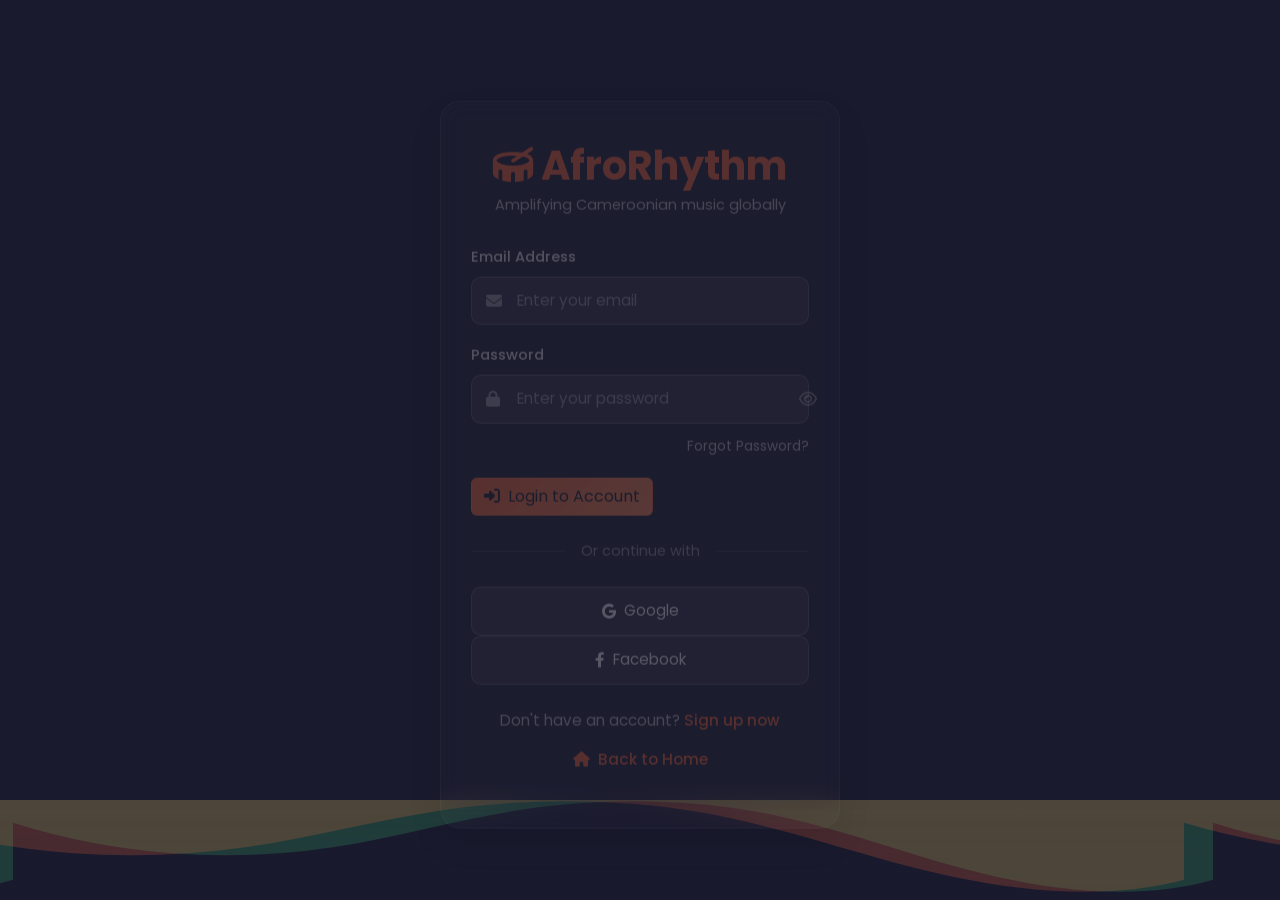
<file: admin.html>
<!DOCTYPE html>
<html lang="en">

<head>
    <meta charset="UTF-8">
    <meta name="viewport" content="width=device-width, initial-scale=1.0">
    <title>AfroRhythm - Admin Dashboard</title>
    <link rel="stylesheet" href="assets/lib/fontawesome/all.min.css">
    <link rel="stylesheet" href="assets/lib/fonts/fonts.css">
    <!-- Bootstrap CSS for DataTables -->
    <link rel="stylesheet" href="assets/lib/bootstrap/bootstrap.min.css">
    <!-- DataTables CSS -->
    <link rel="stylesheet" href="assets/lib/datatables/dataTables.bootstrap5.min.css">
    <style>
        :root {
            /* Colors - Matching index page palette */
            --primary-color: #FF6B35;
            /* African sunset orange */
            --secondary-color: #2E8B57;
            /* Forest green */
            --accent-color: #8B4513;
            /* Earth brown */
            --dark-color: #1A1A2E;
            --light-color: #F8F9FA;

            /* Background colors */
            --bg-primary: var(--dark-color);
            --bg-secondary: #2a2a3e;
            /* Slightly lighter than dark-color */
            --bg-tertiary: #3a3a4e;
            /* Even lighter */
            --text-primary: var(--light-color);
            --text-secondary: #ffffff;
            --text-muted: #ffffff;
            --accent-primary: var(--primary-color);
            --accent-secondary: var(--secondary-color);
            --accent-hover: #e55a2e;
            /* Darker orange for hover */
            --border-color: rgba(255, 255, 255, 0.1);
            --shadow: rgba(0, 0, 0, 0.3);

            /* Spacing */
            --spacing-xs: 4px;
            --spacing-sm: 8px;
            --spacing-md: 16px;
            --spacing-lg: 24px;
            --spacing-xl: 32px;
            --spacing-xxl: 48px;

            /* Border radius */
            --radius-sm: 4px;
            --radius-md: 8px;
            --radius-lg: 12px;
            --radius-xl: 16px;
        }

        * {
            margin: 0;
            padding: 0;
            box-sizing: border-box;
        }

        body {
            font-family: 'Open Sans', sans-serif;
            background-color: var(--bg-primary);
            color: var(--text-primary);
            overflow: hidden;
        }

        /* Layout */
        .app {
            display: flex;
            height: 100vh;
        }

        /* Sidebar */
        .sidebar {
            width: 240px;
            background-color: var(--bg-secondary);
            border-right: 1px solid var(--border-color);
            display: flex;
            flex-direction: column;
            position: fixed;
            height: 100vh;
            left: 0;
            top: 0;
            z-index: 1000;
        }

        .sidebar-header {
            padding: var(--spacing-xl) var(--spacing-lg);
            border-bottom: 1px solid var(--border-color);
            text-align: center;
        }

        .sidebar-header h1 {
            color: var(--accent-primary);
            font-size: 28px;
            font-weight: 900;
            margin: 0;
            font-family: 'Montserrat', sans-serif;
        }

        .sidebar-header p {
            color: var(--text-secondary);
            font-size: 14px;
            margin-top: var(--spacing-xs);
        }

        .sidebar-nav {
            flex: 1;
            padding: var(--spacing-md) 0;
        }

        .nav-item {
            padding: var(--spacing-md) var(--spacing-lg);
            cursor: pointer;
            transition: all 0.2s ease;
            border-left: 3px solid transparent;
            display: flex;
            align-items: center;
            color: var(--text-secondary);
            text-decoration: none;
        }

        .nav-item:hover {
            background-color: var(--bg-tertiary);
            color: var(--text-primary);
        }

        .nav-item.active {
            background-color: var(--bg-tertiary);
            border-left-color: var(--accent-primary);
            color: var(--text-primary);
        }

        .nav-item i {
            margin-right: var(--spacing-md);
            width: 20px;
            text-align: center;
        }

        /* Main Content */
        .main-content {
            flex: 1;
            margin-left: 240px;
            display: flex;
            flex-direction: column;
            overflow: hidden;
        }

        /* Top Bar */
        .top-bar {
            height: 64px;
            background-color: var(--bg-secondary);
            border-bottom: 1px solid var(--border-color);
            display: flex;
            align-items: center;
            justify-content: space-between;
            padding: 0 var(--spacing-lg);
            position: sticky;
            top: 0;
            z-index: 100;
        }

        .top-bar-left h1 {
            font-size: 24px;
            font-weight: 700;
            font-family: 'Montserrat', sans-serif;
        }

        .top-bar-right {
            display: flex;
            align-items: center;
            gap: var(--spacing-md);
        }

        .search-input {
            background-color: var(--bg-tertiary);
            border: 1px solid var(--border-color);
            border-radius: var(--radius-lg);
            padding: var(--spacing-sm) var(--spacing-md);
            color: var(--text-primary);
            width: 300px;
        }

        .search-input::placeholder {
            color: var(--text-muted);
        }

        .icon-btn {
            background: none;
            border: none;
            color: var(--text-secondary);
            cursor: pointer;
            padding: var(--spacing-sm);
            border-radius: var(--radius-md);
            transition: all 0.2s ease;
        }

        .icon-btn:hover {
            background-color: var(--bg-tertiary);
            color: var(--text-primary);
        }

        .avatar {
            width: 40px;
            height: 40px;
            border-radius: 50%;
            background: linear-gradient(135deg, var(--accent-primary), var(--accent-hover));
            display: flex;
            align-items: center;
            justify-content: center;
            font-weight: 600;
            color: var(--text-primary);
            cursor: pointer;
            transition: all 0.2s ease;
        }

        .avatar:hover {
            transform: scale(1.05);
            box-shadow: 0 4px 12px rgba(29, 185, 84, 0.3);
        }

        /* Content Area */
        .content-area {
            flex: 1;
            overflow-y: auto;
            padding: var(--spacing-xl);
        }

        .content-area::-webkit-scrollbar {
            width: 8px;
        }

        .content-area::-webkit-scrollbar-track {
            background: var(--bg-secondary);
        }

        .content-area::-webkit-scrollbar-thumb {
            background: var(--border-color);
            border-radius: var(--radius-sm);
        }

        .content-area::-webkit-scrollbar-thumb:hover {
            background: var(--text-muted);
        }

        /* Dashboard Views */
        .dashboard-view {
            display: none;
        }

        .dashboard-view.active {
            display: block;
        }

        /* Stats Cards */
        .stats-grid {
            display: grid;
            grid-template-columns: repeat(auto-fit, minmax(250px, 1fr));
            gap: var(--spacing-lg);
            margin-bottom: var(--spacing-xxl);
        }

        .stat-card {
            background-color: var(--bg-secondary);
            border-radius: var(--radius-lg);
            padding: var(--spacing-lg);
            border: 1px solid var(--border-color);
            transition: all 0.2s ease;
        }

        .stat-card:hover {
            background-color: var(--bg-tertiary);
            transform: translateY(-2px);
        }

        .stat-header {
            display: flex;
            align-items: center;
            margin-bottom: var(--spacing-md);
        }

        .stat-icon {
            width: 48px;
            height: 48px;
            border-radius: var(--radius-md);
            display: flex;
            align-items: center;
            justify-content: center;
            margin-right: var(--spacing-md);
            font-size: 20px;
        }

        .stat-icon.users {
            background-color: var(--primary-color);
        }

        .stat-icon.artists {
            background-color: var(--secondary-color);
        }

        .stat-icon.songs {
            background-color: var(--accent-color);
        }

        .stat-icon.revenue {
            background: linear-gradient(45deg, var(--primary-color), var(--secondary-color));
        }

        .stat-value {
            font-size: 32px;
            font-weight: 700;
            margin-bottom: var(--spacing-xs);
        }

        .stat-label {
            color: var(--text-secondary);
            font-size: 14px;
        }

        /* Tables */
        .data-table {
            background-color: var(--bg-secondary);
            border-radius: var(--radius-lg);
            border: 1px solid var(--border-color);
            overflow: hidden;
            margin-bottom: var(--spacing-xxl);
        }

        .table-header {
            padding: var(--spacing-lg);
            border-bottom: 1px solid var(--border-color);
            display: flex;
            justify-content: space-between;
            align-items: center;
        }

        .table-header h3 {
            font-size: 20px;
            font-weight: 600;
            margin: 0;
            font-family: 'Montserrat', sans-serif;
        }

        .table-content {
            padding: var(--spacing-lg);
            max-height: 400px;
            overflow-y: auto;
        }

        .table-content::-webkit-scrollbar {
            width: 6px;
        }

        .table-content::-webkit-scrollbar-track {
            background: var(--bg-secondary);
        }

        .table-content::-webkit-scrollbar-thumb {
            background: var(--border-color);
            border-radius: var(--radius-sm);
        }

        .status-badge {
            padding: var(--spacing-xs) var(--spacing-sm);
            border-radius: var(--radius-sm);
            font-size: 12px;
            font-weight: 600;
            text-transform: uppercase;
            display: inline-block;
        }

        .status-active {
            background-color: #16a34a;
            color: white;
        }

        .status-blocked {
            background-color: #dc2626;
            color: white;
        }

        .status-approved {
            background-color: #16a34a;
            color: white;
        }

        .status-pending {
            background-color: #ca8a04;
            color: #1a1a1a;
        }

        .status-rejected {
            background-color: #dc2626;
            color: white;
        }

        .status-expired {
            background-color: #6b7280;
            color: white;
        }

        .status-verified {
            background-color: #2563eb;
            color: white;
        }

        .status-published {
            background-color: #16a34a;
            color: white;
        }

        /* Buttons */
        .btn-primary {
            background: linear-gradient(135deg, var(--accent-primary), var(--accent-hover));
            color: white;
            border: none;
            padding: 10px 20px;
            border-radius: var(--radius-md);
            cursor: pointer;
            font-weight: 600;
            transition: all 0.2s ease;
            display: inline-flex;
            align-items: center;
            gap: 8px;
        }

        .btn-primary:hover {
            transform: translateY(-1px);
            box-shadow: 0 4px 12px rgba(29, 185, 84, 0.3);
        }

        .btn-secondary {
            background-color: var(--bg-tertiary);
            color: var(--text-primary);
            border: 1px solid var(--border-color);
            padding: 8px 16px;
            border-radius: var(--radius-md);
            cursor: pointer;
            font-weight: 500;
            transition: all 0.2s ease;
        }

        .btn-secondary:hover {
            background-color: var(--border-color);
        }

        /* Form Elements */
        .form-group {
            margin-bottom: var(--spacing-lg);
        }

        .form-label {
            display: block;
            margin-bottom: var(--spacing-sm);
            color: var(--text-primary);
            font-weight: 500;
        }

        .form-control {
            width: 100%;
            padding: 10px 12px;
            background-color: var(--bg-tertiary);
            border: 1px solid var(--border-color);
            border-radius: var(--radius-md);
            color: var(--text-primary);
            font-size: 14px;
        }

        .form-control:focus {
            outline: none;
            border-color: var(--accent-primary);
        }

        /* Charts Container */
        .charts-grid {
            display: grid;
            grid-template-columns: 1fr 1fr;
            gap: var(--spacing-xxl);
            margin-bottom: var(--spacing-xxl);
        }

        @media (max-width: 1200px) {
            .charts-grid {
                grid-template-columns: 1fr;
            }
        }

        /* Responsive */
        @media (max-width: 768px) {
            .sidebar {
                transform: translateX(-240px);
                transition: transform 0.3s ease;
            }

            .main-content {
                margin-left: 0;
            }

            .stats-grid {
                grid-template-columns: 1fr;
            }

            .search-input {
                width: 200px;
            }

            .table-header {
                flex-direction: column;
                gap: var(--spacing-md);
                align-items: flex-start;
            }
        }

        /* Action Buttons */
        .action-buttons {
            display: flex;
            gap: 5px;
        }

        .btn-action {
            background: none;
            border: 1px solid #444;
            color: #b3b3b3;
            width: 30px;
            height: 30px;
            border-radius: 4px;
            cursor: pointer;
            transition: all 0.2s ease;
            display: flex;
            align-items: center;
            justify-content: center;
        }

        .btn-action:hover {
            background-color: #2a2a2a;
            color: white;
        }

        .subscription-action-group {
            display: flex;
            flex-wrap: wrap;
            gap: 8px;
            align-items: center;
        }

        .subscription-action-btn {
            min-width: 72px;
            padding: 7px 12px;
            border-radius: 8px;
            font-size: 13px;
            font-weight: 600;
            line-height: 1.2;
            text-align: center;
            border-width: 1px;
            border-style: solid;
            background: var(--bg-tertiary);
            transition: all 0.2s ease;
        }

        .subscription-action-btn:hover {
            transform: translateY(-1px);
        }

        .subscription-action-btn.view {
            color: #9ec5fe;
            background-color: rgba(37, 99, 235, 0.12);
            border-color: rgba(37, 99, 235, 0.45);
        }

        .subscription-action-btn.view:hover {
            color: #ffffff;
            background-color: #2563eb;
            border-color: #2563eb;
        }

        .subscription-action-btn.edit {
            color: #ffd28a;
            background-color: rgba(202, 138, 4, 0.14);
            border-color: rgba(202, 138, 4, 0.45);
        }

        .subscription-action-btn.edit:hover {
            color: #1a1a1a;
            background-color: #f59e0b;
            border-color: #f59e0b;
        }

        .subscription-action-btn.delete {
            color: #ffb4b4;
            background-color: rgba(220, 38, 38, 0.12);
            border-color: rgba(220, 38, 38, 0.4);
        }

        .subscription-action-btn.delete:hover {
            color: #ffffff;
            background-color: #dc2626;
            border-color: #dc2626;
        }

        .btn-action.view:hover {
            border-color: #16a34a;
            color: #16a34a;
        }

        .btn-action.edit:hover {
            border-color: #2563eb;
            color: #2563eb;
        }

        .btn-action.delete:hover {
            border-color: #dc2626;
            color: #dc2626;
        }

        .btn-action.suspend:hover {
            border-color: #ca8a04;
            color: #ca8a04;
        }

        .btn-action.reset:hover {
            border-color: #2563eb;
            color: #2563eb;
        }

        .btn-action.verify:hover,
        .btn-action.approve:hover {
            border-color: #16a34a;
            color: #16a34a;
        }

        .btn-action.unverify:hover,
        .btn-action.reject:hover {
            border-color: #dc2626;
            color: #dc2626;
        }

        .btn-action.ban:hover,
        .btn-action.block:hover {
            border-color: #dc2626;
            color: #dc2626;
        }

        /* Badges */
        .badge {
            padding: 4px 8px;
            border-radius: 4px;
            font-size: 12px;
            font-weight: 600;
            display: inline-block;
        }

        .bg-success {
            background-color: #16a34a !important;
        }

        .bg-warning {
            background-color: #ca8a04 !important;
        }

        .modal-content p,
        .modal-content label,
        .modal-content span:not(.badge),
        .modal-content .text-muted,
        .modal-content .text-secondary,
        .modal-content small {
            color: #ffffff !important;
            opacity: 1 !important;
        }

        .modal-body label {
            text-transform: uppercase;
            letter-spacing: 0.5px;
            font-weight: 600;
            margin-bottom: 2px;
            display: block;
        }

        .bg-danger {
            background-color: #dc2626 !important;
        }

        .bg-info {
            background-color: #2563eb !important;
        }

        .bg-secondary {
            background-color: #6b7280 !important;
        }

        /* User Info */
        .user-info {
            display: flex;
            align-items: center;
            gap: 10px;
        }

        .user-avatar {
            width: 36px;
            height: 36px;
            border-radius: 50%;
            background-color: var(--primary-color);
            color: white;
            display: flex;
            align-items: center;
            justify-content: center;
            font-weight: 600;
            overflow: hidden;
        }

        /* Modal Styles */
        .notification-list {
            max-height: 400px;
            overflow-y: auto;
        }

        .notification-item {
            display: flex;
            align-items: flex-start;
            padding: var(--spacing-md);
            border-bottom: 1px solid var(--border-color);
            transition: background-color 0.2s ease;
        }

        .notification-item:hover {
            background-color: var(--bg-tertiary);
        }

        .notification-item.unread {
            border-left: 3px solid var(--accent-primary);
            background-color: rgba(29, 185, 84, 0.05);
        }

        .notification-icon {
            width: 40px;
            height: 40px;
            border-radius: 50%;
            display: flex;
            align-items: center;
            justify-content: center;
            margin-right: var(--spacing-md);
            font-size: 16px;
        }

        .notification-content {
            flex: 1;
        }

        .notification-title {
            font-weight: 600;
            margin-bottom: 4px;
        }

        .notification-message {
            color: var(--text-secondary);
            font-size: 14px;
            margin-bottom: 4px;
        }

        .notification-time {
            color: var(--text-muted);
            font-size: 12px;
        }

        /* Form controls in modals */
        .form-control:focus {
            background-color: var(--bg-tertiary);
            border-color: var(--accent-primary);
            color: var(--text-primary);
            box-shadow: 0 0 0 0.2rem rgba(29, 185, 84, 0.25);
        }

        .form-check-input:checked {
            background-color: var(--accent-primary);
            border-color: var(--accent-primary);
        }

        .form-check-label {
            margin-left: 8px;
        }

        /* Form validation styles */
        .form-control:invalid {
            border-color: #dc2626;
        }

        .form-control:valid {
            border-color: var(--accent-primary);
        }
    </style>
    <link rel="stylesheet" href="css/mobile.css">
</head>

<body>
    <div id="sidebarOverlay" class="sidebar-overlay"></div>
    <div class="app d-flex" id="wrapper">
        <!-- Sidebar -->
        <div class="sidebar" id="sidebar-wrapper">
            <div class="sidebar-header">
                <button class="hamburger-btn d-lg-none" id="sidebarClose"
                    style="position: absolute; right: 15px; top: 15px;">
                    <i class="fas fa-times"></i>
                </button>
                <h1><i class="fas fa-drum"></i> <span class="platform-name">AfroRhythm</span></h1>
                <p class="platform-description">Discover Cameroonian Music</p>
            </div>
            <nav class="sidebar-nav">
                <a href="#" class="nav-item active" data-view="dashboard">
                    <i class="fas fa-tachometer-alt"></i>
                    <span>Dashboard</span>
                </a>
                <a href="#" class="nav-item" data-view="users">
                    <i class="fas fa-users"></i>
                    <span>Users</span>
                </a>
                <a href="#" class="nav-item" data-view="artists">
                    <i class="fas fa-microphone"></i>
                    <span>Artists</span>
                </a>
                <a href="#" class="nav-item" data-view="songs">
                    <i class="fas fa-music"></i>
                    <span>Songs</span>
                </a>
                <a href="#" class="nav-item" data-view="subscriptions">
                    <i class="fas fa-credit-card"></i>
                    <span>Subscriptions</span>
                </a>
                <a href="#" class="nav-item" data-view="reports">
                    <i class="fas fa-chart-bar"></i>
                    <span>Reports</span>
                </a>
                <a href="#" class="nav-item" data-view="settings">
                    <i class="fas fa-cog"></i>
                    <span>Settings</span>
                </a>
            </nav>
        </div>

        <!-- Main Content -->
        <div class="main-content">
            <!-- Top Bar -->
            <div class="top-bar d-flex justify-content-between align-items-center">
                <div class="top-bar-left d-flex align-items-center">
                    <button class="btn btn-outline-secondary d-lg-none me-3" id="sidebarToggle">
                        <i class="fas fa-bars"></i>
                    </button>
                    <h1 class="mb-0 text-white fs-4 fs-md-3">Admin Dashboard Overview</h1>
                </div>
                <div class="top-bar-right d-flex align-items-center">
                    <input type="text" class="search-input d-none d-md-block" id="globalSearch"
                        placeholder="Search users, artists, songs...">
                    <button class="icon-btn" id="notificationsBtn">
                        <i class="fas fa-bell"></i>
                    </button>
                    <div class="avatar" id="adminAvatar">AD</div>
                </div>
            </div>

            <!-- Content Area -->
            <div class="content-area">
                <!-- Dashboard View -->
                <div id="dashboardSection" class="dashboard-view active">
                    <!-- Stats Cards -->
                    <div class="stats-grid">
                        <div class="stat-card">
                            <div class="stat-header">
                                <div class="stat-icon users">
                                    <i class="fas fa-users"></i>
                                </div>
                                <div>
                                    <div class="stat-value" id="totalUsers">15,200</div>
                                    <div class="stat-label">Total Users</div>
                                </div>
                            </div>
                        </div>
                        <div class="stat-card">
                            <div class="stat-header">
                                <div class="stat-icon artists">
                                    <i class="fas fa-microphone-alt"></i>
                                </div>
                                <div>
                                    <div class="stat-value" id="totalArtists">850</div>
                                    <div class="stat-label">Artists</div>
                                </div>
                            </div>
                        </div>
                        <div class="stat-card">
                            <div class="stat-header">
                                <div class="stat-icon songs">
                                    <i class="fas fa-music"></i>
                                </div>
                                <div>
                                    <div class="stat-value" id="totalSongs">4,200</div>
                                    <div class="stat-label">Songs</div>
                                </div>
                            </div>
                        </div>
                        <div class="stat-card">
                            <div class="stat-header">
                                <div class="stat-icon revenue">
                                    <i class="fas fa-dollar-sign"></i>
                                </div>
                                <div>
                                    <div class="stat-value" id="totalRevenue">12,500 FCFA</div>
                                    <div class="stat-label">Revenue</div>
                                </div>
                            </div>
                        </div>
                    </div>

                    <!-- Charts Section -->
                    <div class="charts-grid">
                        <div class="data-table">
                            <div class="table-header">
                                <h3>User Growth</h3>
                            </div>
                            <div class="table-content">
                                <canvas id="userGrowthChart" width="400" height="200"></canvas>
                            </div>
                        </div>
                        <div class="data-table">
                            <div class="table-header">
                                <h3>Artist Distribution</h3>
                            </div>
                            <div class="table-content">
                                <canvas id="artistDistributionChart" width="400" height="200"></canvas>
                            </div>
                        </div>
                    </div>

                    <!-- Recent Users Table -->
                    <div class="data-table">
                        <div class="table-header">
                            <h3>Recent Users</h3>
                            <button class="btn-secondary" id="exportUsersBtn">
                                <i class="fas fa-download"></i> Export
                            </button>
                        </div>
                        <div class="table-content table-responsive-mobile">
                            <table class="table table-dark table-striped" id="usersTable">
                                <thead>
                                    <tr>
                                        <th>Name</th>
                                        <th>Email</th>
                                        <th>Type</th>
                                        <th>Status</th>
                                        <th>Joined</th>
                                        <th>Actions</th>
                                    </tr>
                                </thead>
                                <tbody id="usersTableBody">
                                    <!-- Will be populated by JavaScript -->
                                </tbody>
                            </table>
                        </div>
                    </div>

                    <!-- Recent Songs Table -->
                    <div class="data-table">
                        <div class="table-header">
                            <h3>Recent Song Uploads</h3>
                            <button class="btn-secondary" id="refreshSongsBtn">
                                <i class="fas fa-sync-alt"></i> Refresh
                            </button>
                        </div>
                        <div class="table-content table-responsive-mobile">
                            <table class="table table-dark table-striped" id="recentSongsTable">
                                <thead>
                                    <tr>
                                        <th>Title</th>
                                        <th>Artist</th>
                                        <th>Genre</th>
                                        <th>Plays</th>
                                        <th>Status</th>
                                        <th>Actions</th>
                                    </tr>
                                </thead>
                                <tbody id="recentSongsTableBody">
                                    <!-- Will be populated by JavaScript -->
                                </tbody>
                            </table>
                        </div>
                    </div>
                </div>

                <!-- Users View -->
                <div id="usersSection" class="dashboard-view">
                    <div class="d-flex justify-content-between align-items-center mb-4">
                        <h2>User Management</h2>
                        <div class="d-flex gap-2">
                            <button class="btn-secondary" id="exportAllUsersBtn">
                                <i class="fas fa-download"></i> Export All
                            </button>
                            <button class="btn-primary" id="addUserBtn">
                                <i class="fas fa-plus"></i> Add New User
                            </button>
                        </div>
                    </div>

                    <div class="data-table">
                        <div class="table-header">
                            <h3>All Users</h3>
                            <div class="search-box">
                                <input type="text" class="form-control" id="userSearch" placeholder="Search users...">
                            </div>
                        </div>
                        <div class="table-content table-responsive-mobile">
                            <table class="table table-dark table-striped" id="allUsersTable">
                                <thead>
                                    <tr>
                                        <th>ID</th>
                                        <th>Name</th>
                                        <th>Email</th>
                                        <th>Phone</th>
                                        <th>Type</th>
                                        <th>Status</th>
                                        <th>Joined</th>
                                        <th>Actions</th>
                                    </tr>
                                </thead>
                                <tbody id="allUsersTableBody">
                                    <!-- Will be populated by JavaScript -->
                                </tbody>
                            </table>
                        </div>
                    </div>

                    <!-- User Statistics -->
                    <div class="stats-grid">
                        <div class="stat-card">
                            <div class="stat-header">
                                <div class="stat-icon users">
                                    <i class="fas fa-user-check"></i>
                                </div>
                                <div>
                                    <div class="stat-value" id="activeUsers">12,456</div>
                                    <div class="stat-label">Active Users</div>
                                </div>
                            </div>
                        </div>
                        <div class="stat-card">
                            <div class="stat-header">
                                <div class="stat-icon artists">
                                    <i class="fas fa-microphone"></i>
                                </div>
                                <div>
                                    <div class="stat-value" id="artistUsers">843</div>
                                    <div class="stat-label">Artist Accounts</div>
                                </div>
                            </div>
                        </div>
                        <div class="stat-card">
                            <div class="stat-header">
                                <div class="stat-icon songs">
                                    <i class="fas fa-user-clock"></i>
                                </div>
                                <div>
                                    <div class="stat-value" id="pendingUsers">42</div>
                                    <div class="stat-label">Pending Users</div>
                                </div>
                            </div>
                        </div>
                        <div class="stat-card">
                            <div class="stat-header">
                                <div class="stat-icon revenue">
                                    <i class="fas fa-user-slash"></i>
                                </div>
                                <div>
                                    <div class="stat-value" id="blockedUsers">18</div>
                                    <div class="stat-label">Blocked Users</div>
                                </div>
                            </div>
                        </div>
                    </div>
                </div>

                <!-- Artists View -->
                <div id="artistsSection" class="dashboard-view">
                    <div class="d-flex justify-content-between align-items-center mb-4">
                        <h2>Artist Management</h2>
                        <div class="d-flex gap-2">
                            <button class="btn-secondary" id="exportArtistsBtn">
                                <i class="fas fa-download"></i> Export
                            </button>
                            <button class="btn-primary" id="addArtistBtn">
                                <i class="fas fa-plus"></i> Add New Artist
                            </button>
                        </div>
                    </div>

                    <div class="data-table">
                        <div class="table-header">
                            <h3>All Artists</h3>
                            <div class="search-box">
                                <input type="text" class="form-control" id="artistSearch"
                                    placeholder="Search artists...">
                            </div>
                        </div>
                        <div class="table-content table-responsive-mobile">
                            <table class="table table-dark table-striped" id="artistsTable">
                                <thead>
                                    <tr>
                                        <th>ID</th>
                                        <th>Name</th>
                                        <th>Genre</th>
                                        <th>Followers</th>
                                        <th>Songs</th>
                                        <th>Status</th>
                                        <th>Verification</th>
                                        <th>Actions</th>
                                    </tr>
                                </thead>
                                <tbody id="artistsTableBody">
                                    <!-- Will be populated by JavaScript -->
                                </tbody>
                            </table>
                        </div>
                    </div>

                    <!-- Artist Statistics -->
                    <div class="charts-grid">
                        <div class="data-table">
                            <div class="table-header">
                                <h3>Top Artists by Followers</h3>
                            </div>
                            <div class="table-content">
                                <div id="topArtistsList">
                                    <!-- Will be populated by JavaScript -->
                                </div>
                            </div>
                        </div>
                        <div class="data-table">
                            <div class="table-header">
                                <h3>Artist Verification Status</h3>
                            </div>
                            <div class="table-content">
                                <canvas id="artistVerificationChart" width="400" height="200"></canvas>
                            </div>
                        </div>
                    </div>
                </div>

                <!-- Songs View -->
                <div id="songsSection" class="dashboard-view">
                    <div class="d-flex justify-content-between align-items-center mb-4">
                        <h2>Song Management</h2>
                        <div class="d-flex gap-2">
                            <button class="btn-secondary" id="exportSongsBtn">
                                <i class="fas fa-download"></i> Export
                            </button>
                            <span class="btn-secondary" style="display: inline-flex; align-items: center; opacity: 0.85; cursor: default;">
                                <i class="fas fa-lock"></i> Artist-owned catalog
                            </span>
                        </div>
                    </div>

                    <div class="data-table">
                        <div class="table-header">
                            <h3>All Songs</h3>
                            <div class="search-box">
                                <input type="text" class="form-control" id="songSearch" placeholder="Search songs...">
                            </div>
                        </div>
                        <div class="table-content table-responsive-mobile">
                            <table class="table table-dark table-striped" id="songsTable">
                                <thead>
                                    <tr>
                                        <th>ID</th>
                                        <th>Title</th>
                                        <th>Artist</th>
                                        <th>Genre</th>
                                        <th>Plays</th>
                                        <th>Duration</th>
                                        <th>Date</th>
                                        <th>Status</th>
                                        <th>Actions</th>
                                    </tr>
                                </thead>
                                <tbody id="songsTableBody">
                                    <!-- Will be populated by JavaScript -->
                                </tbody>
                            </table>
                        </div>
                    </div>

                    <!-- Song Statistics -->
                    <div class="stats-grid">
                        <div class="stat-card">
                            <div class="stat-header">
                                <div class="stat-icon songs">
                                    <i class="fas fa-play-circle"></i>
                                </div>
                                <div>
                                    <div class="stat-value" id="totalPlays">152.8M</div>
                                    <div class="stat-label">Total Plays</div>
                                </div>
                            </div>
                        </div>
                        <div class="stat-card">
                            <div class="stat-header">
                                <div class="stat-icon users">
                                    <i class="fas fa-check-circle"></i>
                                </div>
                                <div>
                                    <div class="stat-value" id="publishedSongs">4,156</div>
                                    <div class="stat-label">Published Songs</div>
                                </div>
                            </div>
                        </div>
                        <div class="stat-card">
                            <div class="stat-header">
                                <div class="stat-icon artists">
                                    <i class="fas fa-clock"></i>
                                </div>
                                <div>
                                    <div class="stat-value" id="pendingSongs">44</div>
                                    <div class="stat-label">Pending Songs</div>
                                </div>
                            </div>
                        </div>
                        <div class="stat-card">
                            <div class="stat-header">
                                <div class="stat-icon revenue">
                                    <i class="fas fa-ban"></i>
                                </div>
                                <div>
                                    <div class="stat-value" id="rejectedSongs">12</div>
                                    <div class="stat-label">Rejected Songs</div>
                                </div>
                            </div>
                        </div>
                    </div>
                </div>

                <!-- Reports View -->
                <div id="reportsSection" class="dashboard-view">
                    <div class="d-flex justify-content-between align-items-center mb-4">
                        <h2>Reports & Analytics</h2>
                        <div class="d-flex gap-2">
                            <button class="btn-secondary" id="exportReportBtn">
                                <i class="fas fa-download"></i> Export Report
                            </button>
                            <button class="btn-primary" id="generateReportBtn">
                                <i class="fas fa-chart-bar"></i> Generate Report
                            </button>
                        </div>
                    </div>

                    <!-- Analytics Stats -->
                    <div class="stats-grid">
                        <div class="stat-card">
                            <div class="stat-header">
                                <div class="stat-icon users">
                                    <i class="fas fa-users"></i>
                                </div>
                                <div>
                                    <div class="stat-value" id="totalUsersStat">0</div>
                                    <div class="stat-label">Total Users</div>
                                </div>
                            </div>
                        </div>
                        <div class="stat-card">
                            <div class="stat-header">
                                <div class="stat-icon artists">
                                    <i class="fas fa-microphone"></i>
                                </div>
                                <div>
                                    <div class="stat-value" id="totalArtistsStat">0</div>
                                    <div class="stat-label">Verified Artists</div>
                                </div>
                            </div>
                        </div>
                        <div class="stat-card">
                            <div class="stat-header">
                                <div class="stat-icon songs">
                                    <i class="fas fa-music"></i>
                                </div>
                                <div>
                                    <div class="stat-value" id="totalSongsStat">0</div>
                                    <div class="stat-label">Active Songs</div>
                                </div>
                            </div>
                        </div>
                        <div class="stat-card">
                            <div class="stat-header">
                                <div class="stat-icon revenue">
                                    <i class="fas fa-play"></i>
                                </div>
                                <div>
                                    <div class="stat-value" id="totalPlaysStat">0</div>
                                    <div class="stat-label">Total Plays</div>
                                </div>
                            </div>
                        </div>
                        <div class="stat-card">
                            <div class="stat-header">
                                <div class="stat-icon subscriptions">
                                    <i class="fas fa-credit-card"></i>
                                </div>
                                <div>
                                    <div class="stat-value" id="activeSubscriptionsStat">0</div>
                                    <div class="stat-label">Active Subscriptions</div>
                                </div>
                            </div>
                        </div>
                    </div>

                    <!-- Revenue Stats -->
                    <div class="stats-grid">
                        <div class="stat-card">
                            <div class="stat-header">
                                <div class="stat-icon revenue">
                                    <i class="fas fa-dollar-sign"></i>
                                </div>
                                <div>
                                    <div class="stat-value" id="subscriptionRevenue">0 XAF</div>
                                    <div class="stat-label">Subscription Revenue</div>
                                </div>
                            </div>
                        </div>
                        <div class="stat-card">
                            <div class="stat-header">
                                <div class="stat-icon ads">
                                    <i class="fas fa-ad"></i>
                                </div>
                                <div>
                                    <div class="stat-value" id="adRevenue">0 XAF</div>
                                    <div class="stat-label">Ad Revenue</div>
                                </div>
                            </div>
                        </div>
                        <div class="stat-card">
                            <div class="stat-header">
                                <div class="stat-icon royalties">
                                    <i class="fas fa-hand-holding-usd"></i>
                                </div>
                                <div>
                                    <div class="stat-value" id="royaltiesPaid">0 XAF</div>
                                    <div class="stat-label">Royalties Paid</div>
                                </div>
                            </div>
                        </div>
                        <div class="stat-card">
                            <div class="stat-header">
                                <div class="stat-icon total">
                                    <i class="fas fa-chart-line"></i>
                                </div>
                                <div>
                                    <div class="stat-value" id="totalRevenue">0 XAF</div>
                                    <div class="stat-label">Total Revenue</div>
                                </div>
                            </div>
                        </div>
                    </div>

                    <!-- Charts Grid -->
                    <div class="charts-grid">
                        <!-- Analytics Chart -->
                        <div class="data-table">
                            <div class="table-header">
                                <h3>Engagement Analytics</h3>
                            </div>
                            <div class="table-content">
                                <canvas id="analyticsChart" width="400" height="200"></canvas>
                            </div>
                        </div>

                        <!-- Genre Distribution -->
                        <div class="data-table">
                            <div class="table-header">
                                <h3>Genre Popularity</h3>
                            </div>
                            <div class="table-content">
                                <canvas id="genreChart" width="400" height="200"></canvas>
                            </div>
                        </div>
                    </div>

                    <!-- Revenue Chart -->
                    <div class="data-table" style="margin-bottom: var(--spacing-xxl);">
                        <div class="table-header">
                            <h3>Revenue Breakdown</h3>
                        </div>
                        <div class="table-content">
                            <canvas id="revenueChart" width="400" height="300"></canvas>
                        </div>
                    </div>

                    <!-- User Reports -->
                    <div class="data-table" style="margin-bottom: var(--spacing-xxl);">
                        <div class="table-header">
                            <h3>User Reports</h3>
                        </div>
                        <div class="table-content table-responsive-mobile">
                            <table class="table table-dark table-striped" id="reportsTable">
                                <thead>
                                    <tr>
                                        <th>ID</th>
                                        <th>Reporter</th>
                                        <th>Reported</th>
                                        <th>Type</th>
                                        <th>Reason</th>
                                        <th>Status</th>
                                        <th>Date</th>
                                        <th>Actions</th>
                                    </tr>
                                </thead>
                                <tbody id="reportsTableBody">
                                    <!-- Will be populated by JavaScript -->
                                </tbody>
                            </table>
                        </div>
                    </div>

                    <!-- Top Performing Content -->
                    <div class="charts-grid">
                        <!-- Top Songs -->
                        <div class="data-table">
                            <div class="table-header">
                                <h3>Top Performing Songs</h3>
                            </div>
                            <div class="table-content table-responsive-mobile">
                                <table class="table table-dark table-striped" id="topSongsTable">
                                    <thead>
                                        <tr>
                                            <th>Song</th>
                                            <th>Artist</th>
                                            <th>Streams</th>
                                            <th>Growth</th>
                                        </tr>
                                    </thead>
                                    <tbody>
                                        <tr>
                                            <td>Soul Makossa</td>
                                            <td>Manu Dibango</td>
                                            <td>125,000</td>
                                            <td><span style="color: var(--primary-color);">+15%</span></td>
                                        </tr>
                                        <tr>
                                            <td>Bikutsi Nights</td>
                                            <td>Traditional</td>
                                            <td>98,000</td>
                                            <td><span style="color: var(--primary-color);">+8%</span></td>
                                        </tr>
                                        <tr>
                                            <td>Afrobeat Dreams</td>
                                            <td>Modern Masters</td>
                                            <td>87,000</td>
                                            <td><span style="color: var(--primary-color);">+12%</span></td>
                                        </tr>
                                    </tbody>
                                </table>
                            </div>
                        </div>

                        <!-- Top Artists -->
                        <div class="data-table">
                            <div class="table-header">
                                <h3>Top Artists</h3>
                            </div>
                            <div class="table-content table-responsive-mobile">
                                <table class="table table-dark table-striped" id="topArtistsTable">
                                    <thead>
                                        <tr>
                                            <th>Artist</th>
                                            <th>Genre</th>
                                            <th>Followers</th>
                                            <th>Streams</th>
                                        </tr>
                                    </thead>
                                    <tbody>
                                        <tr>
                                            <td>Manu Dibango Legacy</td>
                                            <td>Makossa</td>
                                            <td>45,000</td>
                                            <td>500,000</td>
                                        </tr>
                                        <tr>
                                            <td>Bikutsi Queens</td>
                                            <td>Bikutsi</td>
                                            <td>32,000</td>
                                            <td>380,000</td>
                                        </tr>
                                        <tr>
                                            <td>Afrobeat Collective</td>
                                            <td>Afrobeat</td>
                                            <td>28,000</td>
                                            <td>320,000</td>
                                        </tr>
                                    </tbody>
                                </table>
                            </div>
                        </div>
                    </div>
                </div>

                <!-- Subscriptions View -->
                <div id="subscriptionsSection" class="dashboard-view">
                    <div class="d-flex justify-content-between align-items-center mb-4">
                        <h2>Subscription Management</h2>
                        <div>
                            <button class="btn btn-outline-primary me-2" id="managePlansBtn">
                                <i class="fas fa-cog"></i> Manage Pricing Plans
                            </button>
                            <button class="btn btn-primary" id="addSubscriptionBtn">
                                <i class="fas fa-plus"></i> Add New Subscription
                            </button>
                        </div>
                    </div>

                    <!-- Stats Row -->
                    <div class="stats-grid">
                        <div class="stat-card">
                            <div class="stat-header">
                                <div class="stat-icon revenue">
                                    <i class="fas fa-crown"></i>
                                </div>
                                <div>
                                    <div class="stat-value" id="activeSubscriptions">1,250</div>
                                    <div class="stat-label">Active Subscriptions</div>
                                </div>
                            </div>
                        </div>
                        <div class="stat-card">
                            <div class="stat-header">
                                <div class="stat-icon users">
                                    <i class="fas fa-user-check"></i>
                                </div>
                                <div>
                                    <div class="stat-value" id="newSubscribers">45</div>
                                    <div class="stat-label">New This Month</div>
                                </div>
                            </div>
                        </div>
                        <div class="stat-card">
                            <div class="stat-header">
                                <div class="stat-icon artists">
                                    <i class="fas fa-ban"></i>
                                </div>
                                <div>
                                    <div class="stat-value" id="expiredSubscriptions">12</div>
                                    <div class="stat-label">Expired Plans</div>
                                </div>
                            </div>
                        </div>
                        <div class="stat-card">
                            <div class="stat-header">
                                <div class="stat-icon songs">
                                    <i class="fas fa-chart-line"></i>
                                </div>
                                <div>
                                    <div class="stat-value" id="subscriptionRevenue">5,200 FCFA</div>
                                    <div class="stat-label">Monthly Revenue</div>
                                </div>
                            </div>
                        </div>
                    </div>

                    <!-- Subscription Plans Table -->
                    <div class="data-table">
                        <div class="table-header">
                            <h3>Subscription Plans</h3>
                        </div>
                        <div class="table-content table-responsive-mobile">
                            <table class="table table-dark table-striped" id="subscriptionPlansTable">
                                <thead>
                                    <tr>
                                        <th>ID</th>
                                        <th>Plan Name</th>
                                        <th>Subscriber</th>
                                        <th>Amount</th>
                                        <th>Status</th>
                                        <th>Start Date</th>
                                        <th>End Date</th>
                                        <th>Actions</th>
                                    </tr>
                                </thead>
                                <tbody id="subscriptionPlansTableBody">
                                    <!-- Populated by JS -->
                                </tbody>
                            </table>
                        </div>
                    </div>

                    <!-- Recent Subscriptions Table -->
                    <div class="data-table">
                        <div class="table-header">
                            <h3>Recent Subscriptions</h3>
                        </div>
                        <div class="table-content table-responsive-mobile">
                            <table class="table table-dark table-striped" id="recentSubscriptionsTable">
                                <thead>
                                    <tr>
                                        <th>Plan Name</th>
                                        <th>Subscriber</th>
                                        <th>Amount</th>
                                        <th>Date</th>
                                        <th>Status</th>
                                    </tr>
                                </thead>
                                <tbody id="recentSubscriptionsTableBody">
                                    <!-- Populated by JS -->
                                </tbody>
                            </table>
                        </div>
                    </div>
                </div>

                <!-- Settings View -->
                <div id="settingsSection" class="dashboard-view">
                    <div class="d-flex justify-content-between align-items-center mb-4">
                        <h2>Settings</h2>
                        <button class="btn-primary" id="saveSettingsBtn">
                            <i class="fas fa-save"></i> Save All Settings
                        </button>
                    </div>

                    <!-- Settings Grid -->
                    <div class="charts-grid">
                        <!-- General Settings -->
                        <div class="data-table">
                            <div class="table-header">
                                <h3>General Settings</h3>
                            </div>
                            <div class="table-content">
                                <div class="form-group mb-3">
                                    <label class="form-label font-weight-bold">Platform Name</label>
                                    <input type="text" id="platformName" class="form-control" value="AfroRhythm">
                                </div>
                                <div class="form-group mb-3">
                                    <label class="form-label font-weight-bold">Platform Description</label>
                                    <textarea id="platformDesc" class="form-control"
                                        rows="2">Standardizing African Rhythm</textarea>
                                </div>
                                <div class="form-group mb-3">
                                    <label class="form-label font-weight-bold">Contact Email</label>
                                    <input type="email" id="contactEmail" class="form-control"
                                        value="contact@afrohythm.com">
                                </div>
                                <div class="form-group">
                                    <label class="form-label">
                                        <input type="checkbox" id="maintenanceMode"> Enable Maintenance Mode
                                    </label>
                                </div>
                            </div>
                        </div>

                        <!-- Content Moderation -->
                        <div class="data-table">
                            <div class="table-header">
                                <h3>Content Moderation</h3>
                            </div>
                            <div class="table-content">
                                <div class="form-group mb-3">
                                    <label class="form-label">
                                        <input type="checkbox" id="artistAutoApprove" checked> Auto-approve Artist
                                        Applications
                                    </label>
                                </div>
                                <div class="form-group mb-3">
                                    <label class="form-label">
                                        <input type="checkbox" id="songAutoApprove" checked> Auto-approve Song Uploads
                                    </label>
                                </div>
                                <div class="form-group mb-3">
                                    <label class="form-label">Max File Size (MB)</label>
                                    <input type="number" id="maxUploadSize" class="form-control" value="50" min="1"
                                        max="500">
                                </div>
                            </div>
                        </div>

                        <!-- Payment Settings -->
                        <div class="data-table">
                            <div class="table-header">
                                <h3>Payment Settings</h3>
                            </div>
                            <div class="table-content">
                                <div class="form-group mb-3">
                                    <label class="form-label">Currency</label>
                                    <select id="currency" class="form-control">
                                        <option value="USD">USD ($)</option>
                                        <option value="EUR">EUR (€)</option>
                                        <option value="XAF" selected>XAF (FCFA)</option>
                                    </select>
                                </div>
                                <div class="form-group mb-3">
                                    <label class="form-label">Payment Mode</label>
                                    <select id="paymentMode" class="form-control">
                                        <option value="live">Live/Production</option>
                                        <option value="sandbox" selected>Sandbox/Testing</option>
                                    </select>
                                </div>
                            </div>
                        </div>

                        <!-- Email Settings -->
                        <div class="data-table">
                            <div class="table-header">
                                <h3>Email Configuration</h3>
                            </div>
                            <div class="table-content">
                                <div class="form-group mb-3">
                                    <label class="form-label">SMTP Server</label>
                                    <input type="text" id="smtpHost" class="form-control" value="smtp.gmail.com">
                                </div>
                                <div class="form-group mb-3">
                                    <label class="form-label">SMTP Port</label>
                                    <input type="number" id="smtpPort" class="form-control" value="587">
                                </div>
                                <div class="form-group">
                                    <button class="btn btn-outline-info w-100 mt-2">
                                        <i class="fas fa-envelope me-1"></i> Test Email Configuration
                                    </button>
                                </div>
                            </div>
                        </div>
                    </div>
                </div>
            </div>
        </div>
    </div>

    <!-- ============================================================== -->
    <!-- MODALS CONTAINER -->
    <!-- ============================================================== -->

    <!-- Add User Modal -->
    <div class="modal fade" id="addUserModal" tabindex="-1" aria-labelledby="addUserModalLabel" aria-hidden="true">
        <div class="modal-dialog modal-dialog-centered modal-lg">
            <div class="modal-content"
                style="background-color: var(--bg-secondary); color: var(--text-primary); border: 1px solid var(--border-color);">
                <div class="modal-header" style="border-bottom: 1px solid var(--border-color);">
                    <h5 class="modal-title" id="addUserModalLabel"><i class="fas fa-user-plus me-2"></i>Add New User
                    </h5>
                    <button type="button" class="btn-close btn-close-white" data-bs-dismiss="modal"
                        aria-label="Close"></button>
                </div>
                <div class="modal-body">
                    <form id="addUserForm">
                        <div class="row">
                            <div class="col-md-6 mb-3">
                                <label for="userFirstName" class="form-label">First Name *</label>
                                <input type="text" class="form-control" id="userFirstName" required
                                    style="background-color: var(--bg-tertiary); border: 1px solid var(--border-color); color: var(--text-primary);">
                            </div>
                            <div class="col-md-6 mb-3">
                                <label for="userLastName" class="form-label">Last Name *</label>
                                <input type="text" class="form-control" id="userLastName" required
                                    style="background-color: var(--bg-tertiary); border: 1px solid var(--border-color); color: var(--text-primary);">
                            </div>
                        </div>
                        <div class="mb-3">
                            <label for="userEmail" class="form-label">Email Address *</label>
                            <input type="email" class="form-control" id="userEmail" required
                                style="background-color: var(--bg-tertiary); border: 1px solid var(--border-color); color: var(--text-primary);">
                        </div>
                        <div class="row">
                            <div class="col-md-6 mb-3">
                                <label for="userPhone" class="form-label">Phone Number</label>
                                <input type="tel" class="form-control" id="userPhone" placeholder="+237 XXX XXX XXX"
                                    style="background-color: var(--bg-tertiary); border: 1px solid var(--border-color); color: var(--text-primary);">
                            </div>
                            <div class="col-md-6 mb-3">
                                <label for="userType" class="form-label">User Type *</label>
                                <select class="form-control" id="userType" required
                                    style="background-color: var(--bg-tertiary); border: 1px solid var(--border-color); color: var(--text-primary);">
                                    <option value="">Select Type</option>
                                    <option value="fan">Fan</option>
                                    <option value="artist">Artist</option>
                                </select>
                            </div>
                        </div>
                        <div class="row">
                            <div class="col-md-6 mb-3">
                                <label for="userPassword" class="form-label">Password *</label>
                                <input type="password" class="form-control" id="userPassword" required
                                    style="background-color: var(--bg-tertiary); border: 1px solid var(--border-color); color: var(--text-primary);">
                            </div>
                            <div class="col-md-6 mb-3">
                                <label for="userConfirmPassword" class="form-label">Confirm Password *</label>
                                <input type="password" class="form-control" id="userConfirmPassword" required
                                    style="background-color: var(--bg-tertiary); border: 1px solid var(--border-color); color: var(--text-primary);">
                            </div>
                        </div>
                        <div class="mb-3">
                            <label class="form-label">Account Status</label>
                            <div class="form-check">
                                <input class="form-check-input" type="checkbox" id="userActive" checked>
                                <label class="form-check-label" for="userActive">Active Account</label>
                            </div>
                        </div>
                    </form>
                </div>
                <div class="modal-footer" style="border-top: 1px solid var(--border-color);">
                    <button type="button" class="btn btn-secondary" data-bs-dismiss="modal">Cancel</button>
                    <button type="button" class="btn btn-primary" onclick="addNewUser()"><i
                            class="fas fa-save me-1"></i>Create User</button>
                </div>
            </div>
        </div>
    </div>

    <!-- Add Artist Modal -->
    <div class="modal fade" id="addArtistModal" tabindex="-1" aria-labelledby="addArtistModalLabel" aria-hidden="true">
        <div class="modal-dialog modal-dialog-centered modal-lg">
            <div class="modal-content"
                style="background-color: var(--bg-secondary); color: var(--text-primary); border: 1px solid var(--border-color);">
                <div class="modal-header" style="border-bottom: 1px solid var(--border-color);">
                    <h5 class="modal-title" id="addArtistModalLabel"><i class="fas fa-microphone-alt me-2"></i>Add New
                        Artist</h5>
                    <button type="button" class="btn-close btn-close-white" data-bs-dismiss="modal"
                        aria-label="Close"></button>
                </div>
                <div class="modal-body">
                    <form id="addArtistForm">
                        <div class="mb-3">
                            <label for="artistName" class="form-label">Artist Name *</label>
                            <input type="text" class="form-control" id="artistName" required
                                style="background-color: var(--bg-tertiary); border: 1px solid var(--border-color); color: var(--text-primary);">
                        </div>
                        <div class="row">
                            <div class="col-md-6 mb-3">
                                <label for="artistGenre" class="form-label">Primary Genre *</label>
                                <select class="form-control" id="artistGenre" required
                                    style="background-color: var(--bg-tertiary); border: 1px solid var(--border-color); color: var(--text-primary);">
                                    <option value="">Select Genre</option>
                                    <option value="Makossa">Makossa</option>
                                    <option value="Bikutsi">Bikutsi</option>
                                    <option value="Afrobeat">Afrobeat</option>
                                    <option value="Assiko">Assiko</option>
                                    <option value="Traditional">Traditional</option>
                                    <option value="Gospel">Gospel</option>
                                    <option value="Bend Skin">Bend Skin</option>
                                    <option value="Hip Hop">Hip Hop</option>
                                    <option value="R&B">R&B</option>
                                </select>
                            </div>
                            <div class="col-md-6 mb-3">
                                <label for="artistUserId" class="form-label">Associated User ID</label>
                                <select class="form-control" id="artistUserId"
                                    style="background-color: var(--bg-tertiary); border: 1px solid var(--border-color); color: var(--text-primary);">
                                    <option value="">Select User (Optional)</option>
                                </select>
                            </div>
                        </div>
                        <div class="mb-3">
                            <label for="artistBio" class="form-label">Biography</label>
                            <textarea class="form-control" id="artistBio" rows="3"
                                placeholder="Tell us about this artist..."
                                style="background-color: var(--bg-tertiary); border: 1px solid var(--border-color); color: var(--text-primary);"></textarea>
                        </div>
                    </form>
                </div>
                <div class="modal-footer" style="border-top: 1px solid var(--border-color);">
                    <button type="button" class="btn btn-secondary" data-bs-dismiss="modal">Cancel</button>
                    <button type="button" class="btn btn-primary" onclick="addNewArtist()"><i
                            class="fas fa-save me-1"></i>Create Artist</button>
                </div>
            </div>
        </div>
    </div>

    <!-- Add Subscription Modal -->
    <div class="modal fade" id="addSubscriptionModal" tabindex="-1" aria-labelledby="addSubscriptionModalLabel"
        aria-hidden="true">
        <div class="modal-dialog modal-dialog-centered modal-lg">
            <div class="modal-content"
                style="background-color: var(--bg-secondary); color: var(--text-primary); border: 1px solid var(--border-color);">
                <div class="modal-header" style="border-bottom: 1px solid var(--border-color);">
                    <h5 class="modal-title" id="addSubscriptionModalLabel"><i class="fas fa-crown me-2"></i>Add
                        Subscription</h5>
                    <button type="button" class="btn-close btn-close-white" data-bs-dismiss="modal"
                        aria-label="Close"></button>
                </div>
                <div class="modal-body">
                    <form id="addSubscriptionForm">
                        <input type="hidden" id="subscriptionId">
                        <div class="mb-3">
                            <label for="planUser" class="form-label">Subscriber *</label>
                            <select class="form-control" id="planUser" required
                                style="background-color: var(--bg-tertiary); border: 1px solid var(--border-color); color: var(--text-primary);">
                                <option value="">Select User</option>
                            </select>
                        </div>
                        <div class="row">
                            <div class="col-md-6 mb-3">
                                <label for="planName" class="form-label">Plan *</label>
                                <select class="form-control" id="planName" required
                                    style="background-color: var(--bg-tertiary); border: 1px solid var(--border-color); color: var(--text-primary);">
                                    <option value="Free">Free</option>
                                    <option value="Premium">Premium</option>
                                    <option value="Family">Family</option>
                                </select>
                            </div>
                            <div class="col-md-6 mb-3">
                                <label for="planAmount" class="form-label">Price (XAF) *</label>
                                <input type="number" class="form-control" id="planAmount" required min="0"
                                    style="background-color: var(--bg-tertiary); border: 1px solid var(--border-color); color: var(--text-primary);">
                            </div>
                        </div>
                        <div class="row">
                            <div class="col-md-6 mb-3">
                                <label for="planStartDate" class="form-label">Start Date *</label>
                                <input type="date" class="form-control" id="planStartDate" required
                                    style="background-color: var(--bg-tertiary); border: 1px solid var(--border-color); color: var(--text-primary);">
                            </div>
                            <div class="col-md-6 mb-3">
                                <label for="planEndDate" class="form-label">End Date *</label>
                                <input type="date" class="form-control" id="planEndDate" required
                                    style="background-color: var(--bg-tertiary); border: 1px solid var(--border-color); color: var(--text-primary);">
                            </div>
                        </div>
                    </form>
                </div>
                <div class="modal-footer" style="border-top: 1px solid var(--border-color);">
                    <button type="button" class="btn btn-secondary" data-bs-dismiss="modal">Cancel</button>
                    <button type="button" class="btn btn-primary" onclick="addNewSubscription()"><i
                            class="fas fa-save me-1"></i>Create Subscription</button>
                </div>
            </div>
        </div>
    </div>


    <!-- Notifications Modal -->
    <div class="modal fade" id="notificationsModal" tabindex="-1" aria-labelledby="notificationsModalLabel"
        aria-hidden="true">
        <div class="modal-dialog modal-dialog-centered">
            <div class="modal-content"
                style="background-color: var(--bg-secondary); color: var(--text-primary); border: 1px solid var(--border-color);">
                <div class="modal-header" style="border-bottom: 1px solid var(--border-color);">
                    <h5 class="modal-title" id="notificationsModalLabel"><i class="fas fa-bell me-2"></i>Notifications
                    </h5>
                    <button type="button" class="btn-close btn-close-white" data-bs-dismiss="modal"
                        aria-label="Close"></button>
                </div>
                <div class="modal-body">
                    <div class="notification-list" id="notificationList">
                        <!-- Populated by JS -->
                        <div class="text-center py-4 text-muted">No new notifications</div>
                    </div>
                </div>
                <div class="modal-footer" style="border-top: 1px solid var(--border-color);">
                    <button type="button" class="btn btn-outline-secondary" onclick="markAllAsRead()"><i
                            class="fas fa-check-double me-1"></i>Mark All as Read</button>
                    <button type="button" class="btn btn-primary" data-bs-dismiss="modal">Close</button>
                </div>
            </div>
        </div>
    </div>

    <!-- Admin Profile Modal -->
    <div class="modal fade" id="adminProfileModal" tabindex="-1" aria-labelledby="adminProfileModalLabel"
        aria-hidden="true">
        <div class="modal-dialog modal-dialog-centered modal-lg">
            <div class="modal-content"
                style="background-color: var(--bg-secondary); color: var(--text-primary); border: 1px solid var(--border-color);">
                <div class="modal-header" style="border-bottom: 1px solid var(--border-color);">
                    <h5 class="modal-title" id="adminProfileModalLabel"><i class="fas fa-user-cog me-2"></i>Admin
                        Profile & Settings</h5>
                    <button type="button" class="btn-close btn-close-white" data-bs-dismiss="modal"
                        aria-label="Close"></button>
                </div>
                <div class="modal-body">
                    <div class="row">
                        <div class="col-md-4 text-center">
                            <div class="avatar mb-3"
                                style="width: 100px; height: 100px; font-size: 36px; margin: 0 auto; background: var(--primary-color); display: flex; align-items: center; justify-content: center; border-radius: 50%;">
                                AD</div>
                            <h6 id="profileDisplayName">Admin User</h6>
                            <p class="text-muted">Administrator</p>
                        </div>
                        <div class="col-md-8">
                            <form id="adminProfileForm">
                                <div class="mb-3">
                                    <label class="form-label">Full Name</label>
                                    <input type="text" class="form-control" id="adminName" value="Admin User"
                                        style="background-color: var(--bg-tertiary); border: 1px solid var(--border-color); color: var(--text-primary);">
                                </div>
                                <div class="mb-3">
                                    <label class="form-label">Email Address</label>
                                    <input type="email" class="form-control" id="adminEmail" value="admin@afrohythm.com"
                                        style="background-color: var(--bg-tertiary); border: 1px solid var(--border-color); color: var(--text-primary);">
                                </div>
                                <div class="mb-3">
                                    <label class="form-label">New Password (leave blank to keep current)</label>
                                    <input type="password" class="form-control" id="adminNewPassword"
                                        style="background-color: var(--bg-tertiary); border: 1px solid var(--border-color); color: var(--text-primary);">
                                </div>
                            </form>
                        </div>
                    </div>
                </div>
                <div class="modal-footer" style="border-top: 1px solid var(--border-color);">
                    <button type="button" class="btn btn-secondary" data-bs-dismiss="modal">Cancel</button>
                    <button type="button" class="btn btn-primary" onclick="saveAdminProfile()"><i
                            class="fas fa-save me-1"></i>Save Profile</button>
                </div>
            </div>
        </div>
    </div>

    <!-- Manage Plans Modal -->
    <div class="modal fade" id="managePlansModal" tabindex="-1" aria-hidden="true">
        <div class="modal-dialog modal-dialog-centered modal-xl">
            <div class="modal-content"
                style="background-color: var(--bg-secondary); color: var(--text-primary); border: 1px solid var(--border-color);">
                <div class="modal-header" style="border-bottom: 1px solid var(--border-color);">
                    <h5 class="modal-title"><i class="fas fa-tasks me-2"></i>Manage Subscription Plans</h5>
                    <button type="button" class="btn-close btn-close-white" data-bs-dismiss="modal"
                        aria-label="Close"></button>
                </div>
                <div class="modal-body">
                    <div class="d-flex justify-content-between align-items-center mb-3">
                        <h6 class="mb-0">Existing Plans</h6>
                        <button class="btn btn-primary btn-sm" id="addNewPlanBtn">
                            <i class="fas fa-plus me-1"></i>Add New Plan
                        </button>
                    </div>
                    <div class="table-responsive">
                        <table class="table table-dark table-hover custom-table">
                            <thead>
                                <tr>
                                    <th>Plan Name</th>
                                    <th>Price</th>
                                    <th>Period</th>
                                    <th>Description</th>
                                    <th>Popular</th>
                                    <th>Actions</th>
                                </tr>
                            </thead>
                            <tbody id="plansTableBody">
                                <!-- Populated by JS -->
                            </tbody>
                        </table>
                    </div>
                </div>
                <div class="modal-footer" style="border-top: 1px solid var(--border-color);">
                    <button type="button" class="btn btn-secondary" data-bs-dismiss="modal">Close</button>
                </div>
            </div>
        </div>
    </div>

    <!-- Add/Edit Plan Modal -->
    <div class="modal fade" id="addEditPlanModal" tabindex="-1" aria-hidden="true">
        <div class="modal-dialog modal-dialog-centered modal-lg">
            <div class="modal-content"
                style="background-color: var(--bg-secondary); color: var(--text-primary); border: 1px solid var(--border-color);">
                <div class="modal-header" style="border-bottom: 1px solid var(--border-color);">
                    <h5 class="modal-title" id="addEditPlanModalLabel"><i class="fas fa-plus me-2"></i>Add New Plan</h5>
                    <button type="button" class="btn-close btn-close-white" data-bs-dismiss="modal"
                        aria-label="Close"></button>
                </div>
                <div class="modal-body">
                    <form id="planForm">
                        <input type="hidden" id="planId">
                        <div class="row">
                            <div class="col-md-6 mb-3">
                                <label for="formPlanName" class="form-label">Plan Name *</label>
                                <input type="text" class="form-control" id="formPlanName" required>
                            </div>
                            <div class="col-md-3 mb-3">
                                <label for="formPlanPrice" class="form-label">Price *</label>
                                <input type="number" class="form-control" id="formPlanPrice" required>
                            </div>
                            <div class="col-md-3 mb-3">
                                <label for="formPlanCurrency" class="form-label">Currency *</label>
                                <input type="text" class="form-control" id="formPlanCurrency" value="XAF" required>
                            </div>
                        </div>
                        <div class="row">
                            <div class="col-md-6 mb-3">
                                <label for="formPlanPeriod" class="form-label">Billing Period *</label>
                                <select class="form-control" id="formPlanPeriod" required>
                                    <option value="month">Monthly</option>
                                    <option value="year">Yearly</option>
                                    <option value="once">One-time</option>
                                </select>
                            </div>
                            <div class="col-md-6 mb-3">
                                <label for="formPlanButtonText" class="form-label">Button Text</label>
                                <input type="text" class="form-control" id="formPlanButtonText"
                                    placeholder="Get Started">
                            </div>
                        </div>
                        <div class="mb-3">
                            <label for="formPlanDescription" class="form-label">Description</label>
                            <textarea class="form-control" id="formPlanDescription" rows="2"></textarea>
                        </div>
                        <div class="mb-3">
                            <label for="formPlanFeatures" class="form-label">Features (one per line)</label>
                            <textarea class="form-control" id="formPlanFeatures" rows="4"
                                placeholder="Unlimited skips&#10;Ad-free music&#10;Offline mode"></textarea>
                        </div>
                        <div class="mb-3">
                            <div class="form-check">
                                <input class="form-check-input" type="checkbox" id="formPlanPopular">
                                <label class="form-check-label" for="formPlanPopular">Mark as Most Popular</label>
                            </div>
                        </div>
                    </form>
                </div>
                <div class="modal-footer" style="border-top: 1px solid var(--border-color);">
                    <button type="button" class="btn btn-secondary" data-bs-dismiss="modal">Cancel</button>
                    <button type="button" class="btn btn-primary" onclick="savePlan()"><i
                            class="fas fa-save me-1"></i>Save Plan</button>
                </div>
            </div>
        </div>
    </div>


    <!-- View User Modal -->
    <div class="modal fade" id="viewUserModal" tabindex="-1" aria-hidden="true">
        <div class="modal-dialog modal-dialog-centered modal-lg">
            <div class="modal-content"
                style="background-color: #2a2a3e; color: #fff; border: 1px solid var(--border-color);">
                <div class="modal-header" style="border-bottom: 1px solid var(--border-color);">
                    <h5 class="modal-title"><i class="fas fa-user me-2"></i>User Details</h5>
                    <button type="button" class="btn-close btn-close-white" data-bs-dismiss="modal"
                        aria-label="Close"></button>
                </div>
                <div class="modal-body" id="viewUserModalBody">
                    <!-- Details will be populated here -->
                </div>
                <div class="modal-footer" style="border-top: 1px solid var(--border-color);">
                    <button type="button" class="btn btn-secondary" data-bs-dismiss="modal">Close</button>
                </div>
            </div>
        </div>
    </div>

    <!-- View Artist Modal -->
    <div class="modal fade" id="viewArtistModal" tabindex="-1" aria-hidden="true">
        <div class="modal-dialog modal-dialog-centered modal-lg">
            <div class="modal-content"
                style="background-color: #2a2a3e; color: #fff; border: 1px solid var(--border-color);">
                <div class="modal-header" style="border-bottom: 1px solid var(--border-color);">
                    <h5 class="modal-title"><i class="fas fa-microphone-alt me-2"></i>Artist Details</h5>
                    <button type="button" class="btn-close btn-close-white" data-bs-dismiss="modal"
                        aria-label="Close"></button>
                </div>
                <div class="modal-body" id="viewArtistModalBody">
                    <!-- Details will be populated here -->
                </div>
                <div class="modal-footer" style="border-top: 1px solid var(--border-color);">
                    <button type="button" class="btn btn-secondary" data-bs-dismiss="modal">Close</button>
                </div>
            </div>
        </div>
    </div>

    <!-- View Song Modal -->
    <div class="modal fade" id="viewSongModal" tabindex="-1" aria-hidden="true">
        <div class="modal-dialog modal-dialog-centered modal-lg">
            <div class="modal-content"
                style="background-color: #2a2a3e; color: #fff; border: 1px solid var(--border-color);">
                <div class="modal-header" style="border-bottom: 1px solid var(--border-color);">
                    <h5 class="modal-title"><i class="fas fa-music me-2"></i>Song Details</h5>
                    <button type="button" class="btn-close btn-close-white" data-bs-dismiss="modal"
                        aria-label="Close"></button>
                </div>
                <div class="modal-body" id="viewSongModalBody">
                    <!-- Details will be populated here -->
                </div>
                <div class="modal-footer" style="border-top: 1px solid var(--border-color);">
                    <button type="button" class="btn btn-secondary" data-bs-dismiss="modal">Close</button>
                </div>
            </div>
        </div>
    </div>

    <!-- View Subscription Modal -->
    <div class="modal fade" id="viewSubscriptionModal" tabindex="-1" aria-hidden="true">
        <div class="modal-dialog modal-dialog-centered modal-lg">
            <div class="modal-content"
                style="background-color: #2a2a3e; color: #fff; border: 1px solid var(--border-color);">
                <div class="modal-header" style="border-bottom: 1px solid var(--border-color);">
                    <h5 class="modal-title"><i class="fas fa-credit-card me-2"></i>Subscription Details</h5>
                    <button type="button" class="btn-close btn-close-white" data-bs-dismiss="modal"
                        aria-label="Close"></button>
                </div>
                <div class="modal-body" id="viewSubscriptionModalBody">
                    <!-- Details will be populated here -->
                </div>
                <div class="modal-footer" style="border-top: 1px solid var(--border-color);">
                    <button type="button" class="btn btn-secondary" data-bs-dismiss="modal">Close</button>
                </div>
            </div>
        </div>
    </div>

    <!-- Edit User Modal -->
    <div class="modal fade" id="editUserModal" tabindex="-1" aria-hidden="true">
        <div class="modal-dialog modal-dialog-centered">
            <div class="modal-content"
                style="background-color: #2a2a3e; color: #fff; border: 1px solid var(--border-color);">
                <div class="modal-header" style="border-bottom: 1px solid var(--border-color);">
                    <h5 class="modal-title"><i class="fas fa-user-edit me-2"></i>Edit User</h5>
                    <button type="button" class="btn-close btn-close-white" data-bs-dismiss="modal"
                        aria-label="Close"></button>
                </div>
                <div class="modal-body">
                    <form id="editUserForm">
                        <input type="hidden" id="editUserId">
                        <div class="mb-3">
                            <label for="editUserName" class="form-label">Name</label>
                            <input type="text" class="form-control" id="editUserName" readonly>
                        </div>
                        <div class="mb-3">
                            <label for="editUserEmail" class="form-label">Email</label>
                            <input type="email" class="form-control" id="editUserEmail" readonly>
                        </div>
                        <div class="mb-3">
                            <label for="editUserPhone" class="form-label">Phone</label>
                            <input type="tel" class="form-control" id="editUserPhone" readonly>
                        </div>
                        <div class="mb-3">
                            <label for="editUserType" class="form-label">Type *</label>
                            <select class="form-control" id="editUserType" required>
                                <option value="fan">Fan</option>
                                <option value="artist">Artist</option>
                            </select>
                        </div>
                        <div class="mb-3">
                            <label for="editUserStatus" class="form-label">Status *</label>
                            <select class="form-control" id="editUserStatus" required>
                                <option value="active">Active</option>
                                <option value="pending">Pending</option>
                                <option value="blocked">Blocked</option>
                            </select>
                        </div>
                    </form>
                </div>
                <div class="modal-footer" style="border-top: 1px solid var(--border-color);">
                    <button type="button" class="btn btn-secondary" data-bs-dismiss="modal">Cancel</button>
                    <button type="button" class="btn btn-primary" onclick="saveUserEdit()"><i
                            class="fas fa-save me-1"></i>Save Changes</button>
                </div>
            </div>
        </div>
    </div>

    <!-- Edit Artist Modal -->
    <div class="modal fade" id="editArtistModal" tabindex="-1" aria-hidden="true">
        <div class="modal-dialog modal-dialog-centered modal-lg">
            <div class="modal-content"
                style="background-color: #2a2a3e; color: #fff; border: 1px solid var(--border-color);">
                <div class="modal-header" style="border-bottom: 1px solid var(--border-color);">
                    <h5 class="modal-title"><i class="fas fa-microphone-alt me-2"></i>Edit Artist</h5>
                    <button type="button" class="btn-close btn-close-white" data-bs-dismiss="modal"
                        aria-label="Close"></button>
                </div>
                <div class="modal-body">
                    <form id="editArtistForm">
                        <input type="hidden" id="editArtistId">
                        <div class="row">
                            <div class="col-md-6 mb-3">
                                <label for="editArtistName" class="form-label">Artist Name *</label>
                                <input type="text" class="form-control" id="editArtistName" required>
                            </div>
                            <div class="col-md-6 mb-3">
                                <label for="editArtistGenre" class="form-label">Genre *</label>
                                <select class="form-control" id="editArtistGenre" required>
                                    <option value="Makossa">Makossa</option>
                                    <option value="Bikutsi">Bikutsi</option>
                                    <option value="Afrobeat">Afrobeat</option>
                                    <option value="Assiko">Assiko</option>
                                    <option value="Traditional">Traditional</option>
                                    <option value="Gospel">Gospel</option>
                                    <option value="Bend Skin">Bend Skin</option>
                                    <option value="Hip Hop">Hip Hop</option>
                                    <option value="R&B">R&B</option>
                                </select>
                            </div>
                        </div>
                        <div class="row">
                            <div class="col-md-6 mb-3">
                                <label for="editArtistStatus" class="form-label">Status *</label>
                                <select class="form-control" id="editArtistStatus" required>
                                    <option value="verified">Verified</option>
                                    <option value="pending">Pending</option>
                                    <option value="rejected">Rejected</option>
                                </select>
                            </div>
                            <div class="col-md-6 mb-3">
                                <label for="editArtistVerification" class="form-label">Verification *</label>
                                <select class="form-control" id="editArtistVerification" required>
                                    <option value="approved">Approved</option>
                                    <option value="pending">Pending</option>
                                    <option value="rejected">Rejected</option>
                                </select>
                            </div>
                        </div>
                        <div class="mb-3">
                            <label for="editArtistBio" class="form-label">Bio</label>
                            <textarea class="form-control" id="editArtistBio" rows="3"></textarea>
                        </div>
                        <div class="row">
                            <div class="col-md-6 mb-3">
                                <label for="editArtistInstagram" class="form-label">Instagram URL</label>
                                <input type="url" class="form-control" id="editArtistInstagram"
                                    placeholder="https://instagram.com/...">
                            </div>
                            <div class="col-md-6 mb-3">
                                <label for="editArtistTwitter" class="form-label">Twitter URL</label>
                                <input type="url" class="form-control" id="editArtistTwitter"
                                    placeholder="https://twitter.com/...">
                            </div>
                        </div>
                        <div class="row">
                            <div class="col-md-6 mb-3">
                                <label for="editArtistFacebook" class="form-label">Facebook URL</label>
                                <input type="url" class="form-control" id="editArtistFacebook"
                                    placeholder="https://facebook.com/...">
                            </div>
                            <div class="col-md-6 mb-3">
                                <label for="editArtistYoutube" class="form-label">YouTube URL</label>
                                <input type="url" class="form-control" id="editArtistYoutube"
                                    placeholder="https://youtube.com/...">
                            </div>
                        </div>
                    </form>
                </div>
                <div class="modal-footer" style="border-top: 1px solid var(--border-color);">
                    <button type="button" class="btn btn-secondary" data-bs-dismiss="modal">Cancel</button>
                    <button type="button" class="btn btn-primary" onclick="saveArtistEdit()"><i
                            class="fas fa-save me-1"></i>Save Changes</button>
                </div>
            </div>
        </div>
    </div>

    <!-- Bootstrap JS -->
    <script src="assets/lib/bootstrap/bootstrap.bundle.min.js"></script>
    <!-- DataTables and Chart.js -->
    <script src="assets/lib/jquery/jquery.min.js"></script>
    <script src="assets/lib/datatables/jquery.dataTables.min.js"></script>
    <script src="assets/lib/datatables/dataTables.bootstrap5.min.js"></script>
    <script src="assets/lib/chartjs/chart.min.js"></script>
    <script src="Js/utils.js"></script>
    <script src="Js/modal-player.js?v=4"></script>
    <script src="Js/session.js"></script>
    <script src="Js/platform-settings.js"></script>
    <script src="Js/admin.js"></script>
    <script src="Js/admin-enhanced.js?v=1"></script>
    <script src="Js/admin-settings.js?v=1"></script>
    <script src="Js/admin-plans.js?v=1"></script>
</body>

</html>
</file>
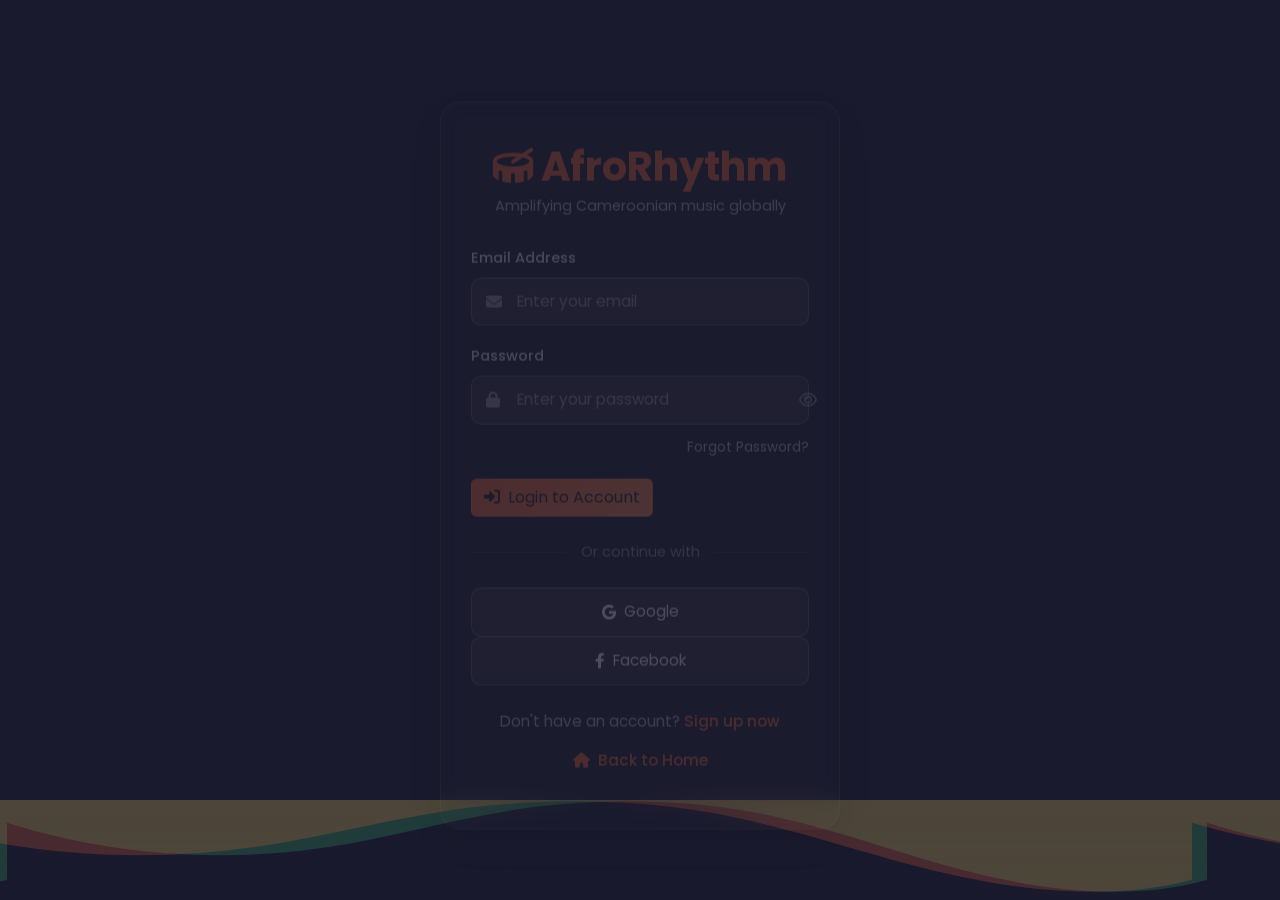
<file: artist.html>
<!DOCTYPE html>
<html lang="en">

<head>
    <meta charset="UTF-8">
    <meta name="viewport" content="width=device-width, initial-scale=1.0">
    <title>Beats - Artist Dashboard</title>
    <link rel="stylesheet" href="assets/lib/fontawesome/all.min.css">
    <!-- Google Fonts - Matching index page -->
    <link rel="stylesheet" href="assets/lib/fonts/fonts.css">
    <link href="assets/lib/bootstrap/bootstrap.min.css" rel="stylesheet">
    <link href="css/mobile.css" rel="stylesheet">
    <style>
        :root {
            /* Colors - Matching index page palette */
            --primary-color: #FF6B35;
            /* African sunset orange */
            --secondary-color: #2E8B57;
            /* Forest green */
            --accent-color: #8B4513;
            /* Earth brown */
            --dark-color: #1A1A2E;
            --light-color: #F8F9FA;

            /* Background colors */
            --bg-primary: var(--dark-color);
            --bg-secondary: #2a2a3e;
            /* Slightly lighter than dark-color */
            --bg-tertiary: #3a3a4e;
            /* Even lighter */
            --text-primary: var(--light-color);
            --text-secondary: #b3b3b3;
            --text-muted: #808080;
            --accent-primary: var(--primary-color);
            --accent-secondary: var(--secondary-color);
            --accent-hover: #e55a2e;
            /* Darker orange for hover */
            --border-color: rgba(255, 255, 255, 0.1);
            --shadow: rgba(0, 0, 0, 0.3);
            --success-color: #00cc88;
            --warning-color: #ffaa00;
            --danger-color: #ff375f;
        }

        * {
            margin: 0;
            padding: 0;
            box-sizing: border-box;
        }

        body {
            font-family: 'Open Sans', sans-serif;
            background-color: var(--bg-primary) !important;
            color: var(--text-primary) !important;
            min-height: 100vh;
            overflow-x: hidden;
        }

        /* Smooth transitions */
        .card,
        .btn,
        .form-control,
        .nav-item {
            transition: all 0.3s ease;
        }

        /* Card background fixes */
        .card,
        .card-body,
        .card-header,
        .card-footer {
            background-color: var(--bg-secondary) !important;
            border-color: var(--border-color) !important;
            color: var(--text-primary) !important;
        }

        /* Sidebar Styles */
        #sidebar-wrapper {
            min-height: 100vh;
            background: linear-gradient(180deg, var(--bg-secondary) 0%, #151515 100%);
            border-right: 1px solid var(--border-color);
            width: 280px;
            position: fixed;
            left: 0;
            top: 0;
            z-index: 1000;
            transition: all 0.3s cubic-bezier(0.4, 0, 0.2, 1);
            box-shadow: 5px 0 15px rgba(0, 0, 0, 0.3);
        }

        .sidebar-header {
            padding: 2rem 1.5rem;
            border-bottom: 1px solid var(--border-color);
            text-align: center;
        }

        .sidebar-header h1 {
            color: var(--primary-color);
            font-size: 28px;
            font-weight: 900;
            margin: 0;
        }

        .sidebar-header p {
            color: var(--text-secondary) !important;
            font-size: 14px;
            margin-top: 4px;
        }

        .list-group-item {
            background-color: transparent !important;
            border: none;
            color: var(--text-secondary) !important;
            padding: 1rem 1.5rem;
            border-left: 4px solid transparent;
            transition: all 0.3s ease;
            cursor: pointer;
            margin: 2px 0;
            border-radius: 0 12px 12px 0 !important;
            font-weight: 500;
        }

        .list-group-item:hover {
            background-color: rgba(255, 77, 141, 0.1) !important;
            color: var(--accent-primary) !important;
            transform: translateX(5px);
        }

        .list-group-item.active {
            background: linear-gradient(90deg, rgba(255, 77, 141, 0.15), transparent) !important;
            color: var(--accent-primary) !important;
            border-left-color: var(--accent-primary) !important;
            font-weight: 600;
        }

        .list-group-item i {
            width: 24px;
            margin-right: 12px;
            font-size: 1.1rem;
        }

        /* Main Content */
        #page-content-wrapper {
            margin-left: 280px;
            width: calc(100% - 280px);
            min-height: 100vh;
            transition: all 0.3s ease;
            background-color: var(--bg-primary) !important;
        }

        /* Top Bar */
        .top-bar {
            background: rgba(26, 26, 26, 0.95);
            backdrop-filter: blur(10px);
            border-bottom: 1px solid var(--border-color);
            padding: 1rem 2rem;
            position: sticky;
            top: 0;
            z-index: 100;
            box-shadow: 0 2px 20px rgba(0, 0, 0, 0.2);
        }

        /* Content Container */
        .container-fluid {
            padding: 2rem;
            background-color: var(--bg-primary) !important;
            color: var(--text-primary) !important;
        }

        /* Ensure all content areas are dark */
        #main-content,
        .page-content,
        .container-fluid.page-content {
            background-color: var(--bg-primary) !important;
            color: var(--text-primary) !important;
        }

        /* Stats Cards */
        .stat-card {
            background: linear-gradient(145deg, var(--bg-secondary), #151515);
            border-radius: 16px;
            border: 1px solid var(--border-color) !important;
            padding: 1.5rem;
            transition: all 0.4s cubic-bezier(0.4, 0, 0.2, 1);
            height: 100%;
            position: relative;
            overflow: hidden;
        }

        .stat-card:hover {
            transform: translateY(-8px);
            box-shadow: 0 20px 40px rgba(255, 77, 141, 0.15);
            border-color: var(--accent-primary) !important;
        }

        .stat-card::before {
            content: '';
            position: absolute;
            top: 0;
            left: 0;
            right: 0;
            height: 4px;
            background: linear-gradient(90deg, var(--accent-primary), var(--accent-secondary));
            border-radius: 16px 16px 0 0;
        }

        .stat-icon {
            width: 56px;
            height: 56px;
            border-radius: 14px;
            background: rgba(255, 77, 141, 0.1);
            display: flex;
            align-items: center;
            justify-content: center;
            font-size: 1.5rem;
            color: var(--accent-primary) !important;
        }

        /* Charts */
        .chart-container {
            background: var(--bg-secondary);
            border-radius: 16px;
            padding: 1.5rem;
            border: 1px solid var(--border-color);
            min-height: 300px;
            position: relative;
            overflow: hidden;
        }

        .chart-placeholder {
            min-height: 250px;
            display: flex;
            align-items: center;
            justify-content: center;
            background: linear-gradient(145deg, var(--bg-tertiary), var(--bg-secondary));
            border-radius: 12px;
            border: 1px dashed var(--border-color);
        }

        .song-cover {
            width: 72px;
            height: 72px;
            flex: 0 0 72px;
            border-radius: 10px;
            overflow: hidden;
            background: var(--bg-tertiary);
            border: 1px solid var(--border-color);
        }

        .song-cover img {
            width: 100%;
            height: 100%;
            object-fit: cover;
            display: block;
        }

        /* Activity Timeline */
        .activity-timeline {
            position: relative;
            padding-left: 30px;
        }

        .activity-timeline::before {
            content: '';
            position: absolute;
            left: 15px;
            top: 0;
            bottom: 0;
            width: 2px;
            background: linear-gradient(to bottom, var(--accent-primary), var(--accent-secondary));
        }

        .activity-item {
            position: relative;
            margin-bottom: 1.5rem;
            display: flex;
            align-items: flex-start;
        }

        .activity-icon {
            position: absolute;
            left: -30px;
            width: 30px;
            height: 30px;
            border-radius: 50%;
            display: flex;
            align-items: center;
            justify-content: center;
            background: var(--bg-tertiary);
            color: var(--accent-primary);
            border: 2px solid var(--accent-primary);
        }

        /* Buttons */
        .btn-primary {
            background: linear-gradient(135deg, var(--accent-primary), var(--accent-secondary));
            border: none;
            color: white !important;
            font-weight: 600;
            padding: 0.75rem 1.5rem;
            border-radius: 12px;
            transition: all 0.3s ease;
        }

        .btn-primary:hover {
            transform: translateY(-2px);
            box-shadow: 0 10px 20px rgba(255, 77, 141, 0.3);
        }

        .btn-outline-primary {
            color: var(--accent-primary) !important;
            border: 2px solid var(--accent-primary);
            background: transparent;
            border-radius: 12px;
        }

        .btn-outline-primary:hover {
            background: var(--accent-primary);
            color: white !important;
        }

        /* Form Controls */
        .form-control,
        .form-select {
            background: var(--bg-tertiary);
            border: 2px solid var(--border-color);
            border-radius: 12px;
            color: var(--text-primary);
            padding: 0.75rem 1rem;
        }

        .form-control:focus,
        .form-select:focus {
            background: var(--bg-tertiary);
            border-color: var(--accent-primary);
            color: var(--text-primary);
            box-shadow: 0 0 0 3px rgba(255, 77, 141, 0.1);
        }

        /* Tables */
        .table {
            background: var(--bg-secondary);
            border-radius: 12px;
            overflow: hidden;
            border: 1px solid var(--border-color);
        }

        .table th {
            background: var(--bg-tertiary);
            border: none;
            color: var(--text-primary);
            font-weight: 600;
            padding: 1rem;
        }

        .table td {
            border-color: var(--border-color);
            padding: 1rem;
            vertical-align: middle;
            color: var(--text-primary);
        }

        .table-hover tbody tr:hover {
            background: rgba(255, 77, 141, 0.05);
        }

        /* Progress Bars */
        .progress {
            background: var(--bg-tertiary);
            border-radius: 10px;
            height: 8px;
            overflow: hidden;
        }

        .progress-bar {
            background: linear-gradient(90deg, var(--accent-primary), var(--accent-secondary));
            border-radius: 10px;
        }

        /* Badges */
        .badge {
            padding: 0.35em 0.75em;
            border-radius: 8px;
            font-weight: 600;
            color: white !important;
        }

        .bg-primary {
            background: linear-gradient(135deg, var(--accent-primary), var(--accent-secondary)) !important;
        }

        .bg-success {
            background: linear-gradient(135deg, var(--success-color), #00b377) !important;
        }

        .bg-warning {
            background: linear-gradient(135deg, var(--warning-color), #ff9900) !important;
        }

        .bg-danger {
            background: linear-gradient(135deg, var(--danger-color), #ff1a4a) !important;
        }

        /* Subscription Plans */
        .plan-card {
            background: linear-gradient(145deg, var(--bg-secondary), #151515);
            border: 2px solid var(--border-color);
            border-radius: 20px;
            padding: 2rem;
            transition: all 0.3s ease;
            position: relative;
            overflow: hidden;
        }

        .plan-card.featured {
            border-color: var(--accent-primary);
            transform: scale(1.05);
            box-shadow: 0 20px 40px rgba(255, 77, 141, 0.2);
        }

        .plan-card.featured::before {
            content: 'POPULAR';
            position: absolute;
            top: 20px;
            right: -30px;
            background: var(--accent-primary);
            color: white;
            padding: 0.5rem 3rem;
            transform: rotate(45deg);
            font-size: 0.75rem;
            font-weight: 700;
        }

        /* Notifications */
        .notification-item {
            padding: 1rem;
            border-radius: 12px;
            background: var(--bg-tertiary);
            margin-bottom: 0.75rem;
            border-left: 4px solid var(--accent-primary);
            transition: all 0.3s ease;
        }

        .notification-item:hover {
            background: var(--bg-secondary);
            transform: translateX(5px);
        }

        .notification-item.unread {
            background: rgba(255, 77, 141, 0.1);
            border-left-color: var(--accent-primary);
        }

        /* Profile Image Styles */
        .profile-img-container {
            position: relative;
            width: 120px;
            height: 120px;
            margin: 0 auto;
        }

        .profile-img {
            width: 120px;
            height: 120px;
            border-radius: 50%;
            object-fit: cover;
            border: 4px solid var(--accent-primary);
            box-shadow: 0 10px 30px rgba(255, 77, 141, 0.3);
            cursor: pointer;
        }

        .profile-img-overlay {
            position: absolute;
            top: 0;
            left: 0;
            right: 0;
            bottom: 0;
            background: rgba(0, 0, 0, 0.7);
            border-radius: 50%;
            display: flex;
            align-items: center;
            justify-content: center;
            opacity: 0;
            transition: opacity 0.3s ease;
            cursor: pointer;
        }

        .profile-img-container:hover .profile-img-overlay {
            opacity: 1;
        }

        /* Social Media Icons */
        .social-icon {
            width: 40px;
            height: 40px;
            border-radius: 50%;
            display: flex;
            align-items: center;
            justify-content: center;
            margin-right: 10px;
            text-decoration: none;
            transition: transform 0.3s ease;
            color: white !important;
        }

        .social-icon:hover {
            transform: translateY(-3px);
        }

        .social-icon.instagram {
            background: linear-gradient(45deg, #f09433 0%, #e6683c 25%, #dc2743 50%, #cc2366 75%, #bc1888 100%);
        }

        .social-icon.twitter {
            background-color: #1DA1F2;
        }

        .social-icon.facebook {
            background-color: #4267B2;
        }

        .social-icon.youtube {
            background-color: #FF0000;
        }

        .social-icon i {
            color: white !important;
            font-size: 18px;
        }

        /* Upload Area */
        .upload-area {
            border: 2px dashed var(--border-color);
            border-radius: 16px;
            padding: 3rem;
            text-align: center;
            background: var(--bg-tertiary);
            cursor: pointer;
            transition: all 0.3s ease;
        }

        .upload-area:hover {
            border-color: var(--accent-primary);
            background: rgba(255, 77, 141, 0.05);
        }

        /* Modal Styles */
        .modal-content {
            background: var(--bg-secondary);
            border: 1px solid var(--border-color);
            border-radius: 16px;
            color: var(--text-primary);
        }

        .modal-header {
            border-bottom: 1px solid var(--border-color);
            color: var(--text-primary);
        }

        .modal-footer {
            border-top: 1px solid var(--border-color);
        }

        /* Danger Zone */
        .danger-zone {
            border: 2px solid var(--danger-color);
            border-radius: 12px;
            padding: 1.5rem;
            background: rgba(255, 55, 95, 0.05);
        }

        /* Custom Scrollbar */
        ::-webkit-scrollbar {
            width: 8px;
        }

        ::-webkit-scrollbar-track {
            background: var(--bg-secondary);
        }

        ::-webkit-scrollbar-thumb {
            background: var(--accent-primary);
            border-radius: 4px;
        }

        ::-webkit-scrollbar-thumb:hover {
            background: var(--accent-hover);
        }

        /* Text Visibility Fixes */
        .text-fix,
        h1,
        h2,
        h3,
        h4,
        h5,
        h6,
        .stat-card h6,
        .stat-card h2,
        .form-label,
        .form-check-label,
        .modal-title,
        .toast-body,
        .alert,
        .note p,
        table th,
        table td,
        .chart-container h5,
        .plan-card h5,
        .plan-card h2,
        .plan-card li,
        .notification-item h6,
        .notification-item p,
        .activity-content p,
        .card-title,
        .card h5,
        .card h6,
        .card p,
        .card span,
        .card div,
        p,
        span,
        div,
        li,
        td,
        th,
        .dropdown-item,
        .btn,
        .navbar-brand,
        .sidebar-heading,
        .list-group-item {
            color: var(--text-primary) !important;
        }

        .text-secondary-fix,
        .text-muted,
        .stat-card .text-muted,
        .form-text,
        .notification-item small,
        .activity-content small {
            color: var(--text-secondary) !important;
        }

        /* Music Player Styles */
        .music-player {
            background: var(--bg-tertiary);
            border-radius: 12px;
            padding: 1rem;
            margin-bottom: 1rem;
        }

        .player-controls {
            display: flex;
            align-items: center;
            gap: 1rem;
        }

        .player-btn {
            width: 40px;
            height: 40px;
            border-radius: 50%;
            display: flex;
            align-items: center;
            justify-content: center;
            background: var(--accent-primary);
            color: white;
            border: none;
            transition: all 0.3s ease;
        }

        .player-btn:hover {
            transform: scale(1.1);
            background: var(--accent-hover);
        }

        .player-btn.secondary {
            background: transparent;
            border: 2px solid var(--accent-primary);
            color: var(--accent-primary);
        }

        .progress-container {
            flex: 1;
            display: flex;
            align-items: center;
            gap: 1rem;
        }

        .time-display {
            min-width: 40px;
            font-size: 0.875rem;
            color: var(--text-secondary);
        }

        /* Payment Form Styles */
        .payment-method {
            border: 2px solid var(--border-color);
            border-radius: 12px;
            padding: 1rem;
            margin-bottom: 1rem;
            cursor: pointer;
            transition: all 0.3s ease;
        }

        .payment-method:hover {
            border-color: var(--accent-primary);
            background: rgba(255, 77, 141, 0.05);
        }

        .payment-method.selected {
            border-color: var(--accent-primary);
            background: rgba(255, 77, 141, 0.1);
        }

        .card-input-group {
            display: flex;
            gap: 1rem;
        }

        .card-input-group .form-control {
            flex: 1;
        }

        .card-input-group .form-control:nth-child(1) {
            flex: 3;
        }

        .card-input-group .form-control:nth-child(2),
        .card-input-group .form-control:nth-child(3) {
            flex: 1;
        }

        /* Responsive */
        @media (max-width: 992px) {
            #sidebar-wrapper {
                margin-left: -280px;
            }

            #page-content-wrapper {
                margin-left: 0;
                width: 100%;
            }

            #wrapper.toggled #sidebar-wrapper {
                margin-left: 0;
            }

            #wrapper.toggled #page-content-wrapper {
                margin-left: 280px;
                width: calc(100% - 280px);
            }
        }

        @media (max-width: 768px) {
            .container-fluid {
                padding: 1rem;
            }

            .top-bar {
                padding: 1rem;
            }

            .stat-card {
                margin-bottom: 1rem;
            }

            .card-input-group {
                flex-direction: column;
            }
        }

        /* Animation for page transitions */
        .page-content {
            animation: fadeIn 0.5s ease;
        }

        @keyframes fadeIn {
            from {
                opacity: 0;
                transform: translateY(20px);
            }

            to {
                opacity: 1;
                transform: translateY(0);
            }
        }

        /* Tooltips */
        .tooltip-inner {
            background: var(--bg-tertiary);
            color: var(--text-primary);
            border: 1px solid var(--border-color);
            border-radius: 8px;
            padding: 0.5rem 1rem;
        }

        /* Loading Spinner */
        .loading-spinner {
            width: 40px;
            height: 40px;
            border: 3px solid var(--bg-tertiary);
            border-top-color: var(--accent-primary);
            border-radius: 50%;
            animation: spin 1s linear infinite;
        }

        @keyframes spin {
            to {
                transform: rotate(360deg);
            }
        }

        /* Toast Notifications */
        .toast-container {
            position: fixed;
            top: 20px;
            right: 20px;
            z-index: 9999;
        }

        .toast {
            background: var(--bg-secondary);
            border: 1px solid var(--border-color);
            border-radius: 12px;
            box-shadow: 0 10px 30px rgba(0, 0, 0, 0.3);
            min-width: 300px;
            color: var(--text-primary);
        }

        /* Toggled state for sidebar */
        #wrapper.toggled #sidebar-wrapper {
            margin-left: -280px;
        }

        #wrapper.toggled #page-content-wrapper {
            margin-left: 0;
            width: 100%;
        }

        /* Audio Player Modal Styles */
        .audio-player {
            background: var(--bg-tertiary);
            border-radius: 12px;
            padding: 1.5rem;
            margin-top: 1rem;
        }

        .audio-player .progress {
            height: 6px;
            cursor: pointer;
        }

        .audio-player .progress-bar {
            transition: width 0.1s linear;
        }

        .audio-player-controls {
            display: flex;
            align-items: center;
            justify-content: center;
            gap: 1.5rem;
            margin-top: 1rem;
        }

        .volume-controls {
            display: flex;
            align-items: center;
            gap: 0.5rem;
            margin-top: 1rem;
        }

        .volume-slider {
            flex: 1;
        }

        /* Song Edit Options */
        .song-actions {
            display: flex;
            gap: 0.5rem;
        }

        .song-actions .btn {
            padding: 0.25rem 0.5rem;
            font-size: 0.875rem;
        }

        /* Form Elements */
        .form-label {
            color: var(--text-primary) !important;
        }

        .form-control {
            background-color: var(--bg-secondary) !important;
            border-color: var(--border-color) !important;
            color: var(--text-primary) !important;
        }

        .form-control:focus {
            background-color: var(--bg-secondary) !important;
            border-color: var(--accent-primary) !important;
            color: var(--text-primary) !important;
        }

        .form-control::placeholder {
            color: var(--text-muted) !important;
        }

        .form-select {
            background-color: var(--bg-secondary) !important;
            border-color: var(--border-color) !important;
            color: var(--text-primary) !important;
        }

        .form-check-label {
            color: var(--text-primary) !important;
        }

        /* Navigation Elements */
        .navbar-toggler {
            color: var(--text-primary) !important;
            border-color: var(--border-color) !important;
        }

        .navbar-toggler:focus {
            box-shadow: 0 0 0 0.2rem rgba(255, 77, 141, 0.25) !important;
        }

        .dropdown-menu {
            background-color: var(--bg-secondary) !important;
            border: 1px solid var(--border-color) !important;
            box-shadow: 0 0.5rem 1rem rgba(0, 0, 0, 0.15) !important;
        }

        .dropdown-item {
            color: var(--text-primary) !important;
        }

        .dropdown-item:hover {
            background-color: var(--bg-tertiary) !important;
            color: var(--accent-primary) !important;
        }

        .dropdown-item:focus {
            background-color: var(--bg-tertiary) !important;
            color: var(--accent-primary) !important;
        }

        .dropdown-toggle {
            color: var(--text-primary) !important;
        }

        .dropdown-toggle:focus {
            box-shadow: 0 0 0 0.2rem rgba(255, 77, 141, 0.25) !important;
        }

        .btn-outline-secondary {
            color: var(--text-primary) !important;
            border-color: var(--border-color) !important;
        }

        .btn-outline-secondary:hover {
            background-color: var(--accent-primary) !important;
            border-color: var(--accent-primary) !important;
            color: white !important;
        }

        .btn-outline-secondary:focus {
            box-shadow: 0 0 0 0.2rem rgba(255, 77, 141, 0.25) !important;
        }

        /* Badge colors */
        .badge {
            color: white !important;
        }

        /* Table Elements */
        .table {
            color: var(--text-primary) !important;
        }

        .table th {
            color: var(--text-primary) !important;
            border-color: var(--border-color) !important;
        }

        .table td {
            color: var(--text-primary) !important;
            border-color: var(--border-color) !important;
        }

        .table-hover tbody tr:hover {
            background-color: var(--bg-tertiary) !important;
        }

        /* Pagination */
        .pagination .page-link {
            color: var(--text-primary) !important;
            background-color: var(--bg-secondary) !important;
            border-color: var(--border-color) !important;
        }

        .pagination .page-link:hover {
            color: var(--accent-primary) !important;
            background-color: var(--bg-tertiary) !important;
            border-color: var(--accent-primary) !important;
        }

        .pagination .page-item.active .page-link {
            background-color: var(--accent-primary) !important;
            border-color: var(--accent-primary) !important;
            color: white !important;
        }

        /* Card Headers */
        .card-header {
            background-color: var(--bg-secondary) !important;
            border-color: var(--border-color) !important;
            color: var(--text-primary) !important;
        }

        .card-title {
            color: var(--text-primary) !important;
        }

        /* Alert Elements */
        .alert {
            color: var(--text-primary) !important;
        }

        .alert-info {
            background-color: rgba(0, 123, 255, 0.1) !important;
            border-color: rgba(0, 123, 255, 0.2) !important;
        }

        .alert-success {
            background-color: rgba(40, 167, 69, 0.1) !important;
            border-color: rgba(40, 167, 69, 0.2) !important;
        }

        .alert-warning {
            background-color: rgba(255, 193, 7, 0.1) !important;
            border-color: rgba(255, 193, 7, 0.2) !important;
        }

        /* Text Colors */
        .text-muted {
            color: var(--text-muted) !important;
        }

        .text-primary {
            color: var(--accent-primary) !important;
        }

        .text-success {
            color: #00cc88 !important;
        }

        .text-danger {
            color: var(--danger-color) !important;
        }

        .text-warning {
            color: var(--warning-color) !important;
        }

        .text-info {
            color: #17a2b8 !important;
        }

        /* Link Colors */
        a {
            color: var(--accent-primary) !important;
        }

        a:hover {
            color: var(--accent-hover) !important;
        }

        /* Progress Bars */
        .progress {
            background-color: var(--bg-tertiary) !important;
        }

        .progress-bar {
            background-color: var(--accent-primary) !important;
        }

        /* List Group Items */
        .list-group-item-action {
            color: var(--text-secondary) !important;
        }

        .list-group-item-action:hover {
            color: var(--accent-primary) !important;
        }

        /* Breadcrumb (if used) */
        .breadcrumb {
            background-color: transparent !important;
        }

        .breadcrumb-item {
            color: var(--text-secondary) !important;
        }

        .breadcrumb-item a {
            color: var(--accent-primary) !important;
        }

        /* Additional Button Styles */
        .btn-primary {
            background-color: var(--accent-primary) !important;
            border-color: var(--accent-primary) !important;
            color: white !important;
        }

        .btn-primary:hover {
            background-color: var(--accent-hover) !important;
            border-color: var(--accent-hover) !important;
        }

        .btn-primary:focus {
            box-shadow: 0 0 0 0.2rem rgba(255, 77, 141, 0.25) !important;
        }

        .btn-secondary {
            background-color: var(--bg-secondary) !important;
            border-color: var(--border-color) !important;
            color: var(--text-primary) !important;
        }

        .btn-secondary:hover {
            background-color: var(--bg-tertiary) !important;
            border-color: var(--accent-primary) !important;
            color: var(--accent-primary) !important;
        }

        /* Small text elements */
        small {
            color: var(--text-muted) !important;
        }

        /* Activity timeline */
        .activity-item p {
            color: var(--text-primary) !important;
        }

        .activity-item small {
            color: var(--text-muted) !important;
        }

        /* Chart placeholders and stats */
        .chart-placeholder h5 {
            color: var(--text-primary) !important;
        }

        .chart-placeholder p {
            color: var(--text-muted) !important;
        }

        /* Headings */
        h1,
        h2,
        h3,
        h4,
        h5,
        h6 {
            color: var(--text-primary) !important;
        }

        /* Specific heading colors */
        .card-title {
            color: var(--text-primary) !important;
        }

        /* Statistics numbers */
        .h5 {
            color: var(--text-primary) !important;
        }
    </style>
</head>

<body>
    <div id="sidebarOverlay" class="sidebar-overlay"></div>
    <div class="d-flex" id="wrapper">
        <!-- Sidebar -->
        <div id="sidebar-wrapper">
            <div class="sidebar-header">
                <button class="hamburger-btn d-lg-none" id="sidebarClose"
                    style="position: absolute; right: 15px; top: 15px;">
                    <i class="fas fa-times"></i>
                </button>
                <h1><i class="fas fa-drum"></i> <span class="platform-name"></span></h1>
                <p class="platform-description"></p>
            </div>
            <div class="list-group list-group-flush">
                <a href="#" class="list-group-item list-group-item-action active" data-view="dashboard">
                    <i class="fas fa-tachometer-alt"></i>Dashboard Overview
                </a>
                <a href="#" class="list-group-item list-group-item-action" data-view="profile">
                    <i class="fas fa-user"></i>Profile Management
                </a>
                <a href="#" class="list-group-item list-group-item-action" data-view="music">
                    <i class="fas fa-music"></i>Music Uploads
                </a>
                <a href="#" class="list-group-item list-group-item-action" data-view="analytics">
                    <i class="fas fa-chart-line"></i>Performance & Analytics
                </a>
                <a href="#" class="list-group-item list-group-item-action" data-view="social">
                    <i class="fas fa-comments"></i>Social Interaction
                </a>
                <a href="#" class="list-group-item list-group-item-action" data-view="revenue">
                    <i class="fas fa-dollar-sign"></i>Revenue & Royalties
                </a>
                <a href="#" class="list-group-item list-group-item-action" data-view="subscription">
                    <i class="fas fa-crown"></i>Subscription Plan
                </a>
                <a href="#" class="list-group-item list-group-item-action" data-view="notifications">
                    <i class="fas fa-bell"></i>Notifications
                    <span class="badge bg-danger float-end mt-1" id="notificationCount">0</span>
                </a>
                <div class="mt-auto">
                    <a href="#" class="list-group-item list-group-item-action text-danger" id="logoutBtn">
                        <i class="fas fa-sign-out-alt"></i>Logout
                    </a>
                </div>
            </div>
        </div>

        <!-- Page Content -->
        <div id="page-content-wrapper">
            <!-- Top Bar -->
            <nav class="navbar navbar-expand-lg top-bar">
                <div class="container-fluid">
                    <button class="btn btn-outline-secondary" id="sidebarToggle">
                        <i class="fas fa-bars"></i>
                    </button>

                    <div class="d-flex align-items-center ms-auto">
                        <div class="dropdown me-3">
                            <button class="btn btn-outline-secondary position-relative" id="notificationDropdown"
                                data-bs-toggle="dropdown">
                                <i class="fas fa-bell"></i>
                                <span
                                    class="position-absolute top-0 start-100 translate-middle badge rounded-pill bg-danger"
                                    id="topNotificationCount">
                                    0
                                </span>
                            </button>
                            <div class="dropdown-menu dropdown-menu-end p-0" style="min-width: 300px;">
                                <div class="p-3 border-bottom">
                                    <h6 class="mb-0 text-fix">Notifications</h6>
                                </div>
                                <div class="dropdown-notifications" style="max-height: 300px; overflow-y: auto;">
                                    <!-- Notifications will be loaded here -->
                                </div>
                                <div class="p-2 border-top">
                                    <a href="#" class="dropdown-item text-center" data-view="notifications">
                                        <small class="text-fix">View All Notifications</small>
                                    </a>
                                </div>
                            </div>
                        </div>

                        <div class="dropdown">
                            <button class="btn btn-outline-secondary dropdown-toggle d-flex align-items-center"
                                type="button" data-bs-toggle="dropdown">
                                <img src="https://images.unsplash.com/photo-1493225457124-a3eb161ffa5f?ixlib=rb-4.0.3&auto=format&fit=crop&w=40&q=80"
                                    alt="Artist" class="rounded-circle me-2" width="36" height="36"
                                    id="topBarProfileImage">
                                <span class="d-none d-md-inline text-fix" id="topBarArtistName">Nova Rhythm</span>
                                <i class="fas fa-chevron-down ms-2 text-fix"></i>
                            </button>
                            <ul class="dropdown-menu dropdown-menu-end">
                                <li><a class="dropdown-item text-fix" href="#" data-view="profile"><i
                                            class="fas fa-user me-2"></i>Profile</a></li>
                                <li><a class="dropdown-item text-fix" href="#" data-view="subscription"><i
                                            class="fas fa-crown me-2"></i>Subscription</a></li>
                                <li>
                                    <hr class="dropdown-divider">
                                </li>
                                <li><a class="dropdown-item text-danger" href="#" id="topLogoutBtn"><i
                                            class="fas fa-sign-out-alt me-2"></i>Logout</a></li>
                            </ul>
                        </div>
                    </div>
                </div>
            </nav>

            <!-- Main Content Container -->
            <div class="container-fluid page-content" id="main-content">
                <!-- Content will be dynamically loaded here by JavaScript -->
                <div class="text-center py-5">
                    <div class="loading-spinner mx-auto"></div>
                    <p class="mt-3 text-fix">Loading Artist Dashboard...</p>
                </div>
            </div>
        </div>
    </div>

    <!-- Audio Player Modal -->
    <div class="modal fade" id="audioPlayerModal" tabindex="-1" aria-hidden="true">
        <div class="modal-dialog modal-dialog-centered">
            <div class="modal-content">
                <div class="modal-header">
                    <h5 class="modal-title text-fix">Now Playing</h5>
                    <button type="button" class="btn-close btn-close-white" data-bs-dismiss="modal"
                        aria-label="Close"></button>
                </div>
                <div class="modal-body">
                    <div class="text-center mb-4">
                        <img src="https://images.unsplash.com/photo-1493225457124-a3eb161ffa5f?ixlib=rb-4.0.3&auto=format&fit=crop&w=200&q=80"
                            alt="Album Art" class="rounded mb-3" width="150" height="150" id="playerAlbumArt">
                        <h4 class="text-fix" id="playingSongTitle">Song Title</h4>
                        <p class="text-muted text-secondary-fix" id="playingSongGenre">Genre</p>
                    </div>
                    <div class="audio-player">
                        <div class="progress" style="height: 4px; cursor: pointer;" id="audioProgressBar">
                            <div class="progress-bar" role="progressbar" style="width: 0%"></div>
                        </div>
                        <div class="d-flex justify-content-between align-items-center mt-2">
                            <small class="text-fix" id="currentTime">0:00</small>
                            <small class="text-fix" id="totalTime">0:00</small>
                        </div>
                        <div class="audio-player-controls">
                            <button class="btn btn-outline-primary" id="prevBtn">
                                <i class="fas fa-step-backward"></i>
                            </button>
                            <button class="btn btn-primary btn-lg rounded-circle" id="playPauseBtn">
                                <i class="fas fa-play" id="playPauseIcon"></i>
                            </button>
                            <button class="btn btn-outline-primary" id="nextBtn">
                                <i class="fas fa-step-forward"></i>
                            </button>
                        </div>
                        <div class="volume-controls">
                            <button class="btn btn-outline-secondary btn-sm" id="volumeBtn">
                                <i class="fas fa-volume-up"></i>
                            </button>
                            <div class="volume-slider" style="width: 100px; display: none;">
                                <input type="range" class="form-range" min="0" max="100" value="80" id="volumeSlider">
                            </div>
                        </div>
                    </div>
                </div>
                <div class="modal-footer">
                    <button class="btn btn-outline-primary" id="downloadBtn">
                        <i class="fas fa-download me-2"></i>Download
                    </button>
                </div>
            </div>
        </div>
    </div>

    <!-- Edit Song Modal -->
    <div class="modal fade" id="editSongModal" tabindex="-1" aria-hidden="true">
        <div class="modal-dialog">
            <div class="modal-content">
                <div class="modal-header">
                    <h5 class="modal-title text-fix">Edit Song</h5>
                    <button type="button" class="btn-close btn-close-white" data-bs-dismiss="modal"
                        aria-label="Close"></button>
                </div>
                <div class="modal-body">
                    <form id="editSongForm">
                        <div class="mb-3">
                            <label class="form-label text-fix">Song Title</label>
                            <input type="text" class="form-control" id="editSongTitle" required>
                        </div>
                        <div class="mb-3">
                            <label class="form-label text-fix">Genre</label>
                            <select class="form-select" id="editSongGenre" required>
                                <option value="">Select genre</option>
                                <option>Electronic</option>
                                <option>Ambient</option>
                                <option>Synthwave</option>
                                <option>House</option>
                                <option>Techno</option>
                                <option>Pop</option>
                                <option>Rock</option>
                                <option>Hip Hop</option>
                                <option>R&B</option>
                            </select>
                        </div>
                        <div class="mb-3">
                            <label class="form-label text-fix">Description</label>
                            <textarea class="form-control" id="editSongDescription" rows="3"></textarea>
                        </div>
                        <div class="form-check mb-3">
                            <input class="form-check-input" type="checkbox" id="editExplicitContent">
                            <label class="form-check-label text-fix" for="editExplicitContent">
                                This song contains explicit content
                            </label>
                        </div>
                        <input type="hidden" id="editSongId">
                    </form>
                </div>
                <div class="modal-footer">
                    <button type="button" class="btn btn-outline-secondary" data-bs-dismiss="modal">Cancel</button>
                    <button type="button" class="btn btn-primary" id="saveSongChanges">Save Changes</button>
                </div>
            </div>
        </div>
    </div>

    <!-- Manage Billing Modal -->
    <div class="modal fade" id="manageBillingModal" tabindex="-1" aria-hidden="true">
        <div class="modal-dialog modal-lg">
            <div class="modal-content">
                <div class="modal-header">
                    <h5 class="modal-title text-fix">Manage Billing</h5>
                    <button type="button" class="btn-close btn-close-white" data-bs-dismiss="modal"
                        aria-label="Close"></button>
                </div>
                <div class="modal-body">
                    <div class="row">
                        <div class="col-md-6 mb-4">
                            <h6 class="text-fix mb-3">Current Payment Method</h6>
                            <div class="card bg-dark p-3">
                                <div class="d-flex align-items-center">
                                    <i class="fas fa-mobile-alt fa-2x text-warning me-3"></i>
                                    <div>
                                        <h6 class="mb-1 text-fix" id="momoNumberManageDisplay">MTN MoMo: 6XX XXX XXX</h6>
                                        <p class="text-muted mb-0 text-secondary-fix">Active Subscription</p>
                                    </div>
                                </div>
                            </div>
                            <button class="btn btn-outline-warning w-100 mt-3" id="modalUpdatePaymentMethodBtn">
                                <i class="fas fa-edit me-2"></i>Update MoMo Account
                            </button>
                        </div>
                        <div class="col-md-6 mb-4">
                            <h6 class="text-fix mb-3">Billing History</h6>
                            <div class="table-responsive table-responsive-mobile">
                                <table class="table table-sm">
                                    <thead>
                                        <tr>
                                            <th class="text-fix">Date</th>
                                            <th class="text-fix">Amount</th>
                                            <th class="text-fix">Status</th>
                                        </tr>
                                    </thead>
                                    <tbody>
                                        <tr>
                                            <td class="text-fix">Jan 15, 2024</td>
                                            <td class="text-fix">15,000 FCFA</td>
                                            <td><span class="badge bg-success">Paid</span></td>
                                        </tr>
                                        <tr>
                                            <td class="text-fix">Dec 15, 2023</td>
                                            <td class="text-fix">15,000 FCFA</td>
                                            <td><span class="badge bg-success">Paid</span></td>
                                        </tr>
                                        <tr>
                                            <td class="text-fix">Nov 15, 2023</td>
                                            <td class="text-fix">15,000 FCFA</td>
                                            <td><span class="badge bg-success">Paid</span></td>
                                        </tr>
                                    </tbody>
                                </table>
                            </div>
                        </div>
                    </div>

                    <div class="alert alert-warning">
                        <i class="fas fa-exclamation-triangle me-2"></i>
                        <span class="text-fix">Your subscription will renew on <strong>February 15, 2024</strong>. You
                            can cancel anytime before then.</span>
                    </div>
                </div>
                <div class="modal-footer">
                    <button type="button" class="btn btn-outline-secondary" data-bs-dismiss="modal">Close</button>
                    <button type="button" class="btn btn-primary" id="modalChangePlanBtn">Change Subscription
                        Plan</button>
                </div>
            </div>
        </div>
    </div>

    <!-- Profile Photo Upload Modal -->
    <div class="modal fade" id="profilePhotoModal" tabindex="-1" aria-hidden="true">
        <div class="modal-dialog">
            <div class="modal-content">
                <div class="modal-header">
                    <h5 class="modal-title text-fix">Change Profile Photo</h5>
                    <button type="button" class="btn-close btn-close-white" data-bs-dismiss="modal"
                        aria-label="Close"></button>
                </div>
                <div class="modal-body">
                    <div class="text-center mb-4">
                        <div class="profile-img-container mx-auto mb-3">
                            <img id="profilePhotoPreview"
                                src="https://images.unsplash.com/photo-1493225457124-a3eb161ffa5f?ixlib=rb-4.0.3&auto=format&fit=crop&w=200&q=80"
                                alt="Profile Preview" class="profile-img">
                            <div class="profile-img-overlay" id="uploadNewPhotoBtn">
                                <i class="fas fa-camera fa-2x text-white"></i>
                            </div>
                        </div>
                        <p class="text-muted text-secondary-fix">Recommended: Square image, at least 400x400 pixels</p>
                        <input type="file" class="d-none" id="photoFileInput" accept="image/*">
                    </div>

                    <div id="avatarUploadProgress" class="mt-3" style="display: none;">
                        <div class="progress" style="height: 5px;">
                            <div class="progress-bar" role="progressbar" style="width: 0%"></div>
                        </div>
                        <small class="text-muted text-secondary-fix">Uploading...</small>
                    </div>

                    <div class="mt-3">
                        <div class="form-check">
                            <input class="form-check-input" type="checkbox" id="useGravatar">
                            <label class="form-check-label text-fix" for="useGravatar">
                                Use Gravatar profile picture
                            </label>
                        </div>
                    </div>
                </div>
                <div class="modal-footer">
                    <button type="button" class="btn btn-outline-secondary" data-bs-dismiss="modal">Cancel</button>
                    <button type="button" class="btn btn-primary" id="saveProfilePhotoBtn">Save Photo</button>
                </div>
            </div>
        </div>
    </div>

    <!-- Toast Notification Container -->
    <div class="toast-container position-fixed top-0 end-0 p-3" style="z-index: 9999;">
        <!-- Toast notifications will be injected here by JavaScript -->
    </div>

    <!-- Bootstrap JS -->
    <script src="assets/lib/bootstrap/bootstrap.bundle.min.js"></script>
    <!-- Font Awesome -->
    <script src="assets/lib/fontawesome/all.min.js"></script>
    <!-- ===== MTN MoMo Subscription Modal ===== -->
    <div class="modal fade" id="momoSubscribeModal" tabindex="-1" aria-hidden="true">
        <div class="modal-dialog modal-dialog-centered" style="max-width:420px">
            <div class="modal-content" style="background:#1a1a2e;border:none;border-radius:24px;overflow:hidden;">
                <!-- MoMo Header -->
                <div
                    style="background:linear-gradient(135deg,#FFCC00,#FFA500);padding:24px;text-align:center;position:relative;">
                    <div
                        style="position:absolute;top:12px;right:16px;font-size:11px;color:rgba(0,0,0,0.5);font-weight:700;">
                        MTN MoMo</div>
                    <div
                        style="width:64px;height:64px;background:white;border-radius:50%;margin:0 auto 12px;display:flex;align-items:center;justify-content:center;box-shadow:0 4px 16px rgba(0,0,0,0.2);">
                        <span style="font-size:28px;">📱</span>
                    </div>
                    <h5 style="color:#1a1a1a;font-weight:800;margin:0;font-size:18px;">MoMo Payment</h5>
                    <p style="color:rgba(0,0,0,0.65);margin:4px 0 0;font-size:13px;">AfroRythm Subscription</p>
                </div>

                <!-- MoMo Body -->
                <div class="modal-body" style="padding:28px;">
                    <!-- Plan Summary -->
                    <div
                        style="background:rgba(255,204,0,0.08);border:1px solid rgba(255,204,0,0.25);border-radius:14px;padding:16px;margin-bottom:20px;text-align:center;">
                        <div
                            style="color:#aaa;font-size:12px;font-weight:600;letter-spacing:1px;text-transform:uppercase;">
                            Amount to Pay</div>
                        <div id="momoSubAmount" style="color:#FFCC00;font-size:32px;font-weight:900;margin:4px 0;">0
                            FCFA</div>
                        <div id="momoSubPlanName" style="color:#ccc;font-size:13px;">— Plan —</div>
                    </div>

                    <!-- Phone Input -->
                    <div id="momoSubInputSection">
                        <label
                            style="color:#aaa;font-size:12px;font-weight:600;letter-spacing:0.5px;text-transform:uppercase;margin-bottom:8px;display:block;">MTN
                            Mobile Number</label>
                        <div
                            style="display:flex;align-items:center;background:#2a2a3e;border:2px solid #FFCC00;border-radius:12px;padding:4px 12px;margin-bottom:16px;">
                            <span
                                style="color:#FFCC00;font-weight:700;font-size:14px;margin-right:8px;white-space:nowrap;">🇨🇲
                                +237</span>
                            <input type="tel" id="momoSubPhone" placeholder="6XX XXX XXX" maxlength="9"
                                style="background:transparent;border:none;outline:none;color:white;font-size:16px;font-weight:600;width:100%;padding:8px 0;"
                                oninput="this.value=this.value.replace(/[^0-9]/g,'')">
                        </div>
                        <p style="color:#888;font-size:12px;margin-bottom:20px;">
                            <i class="fas fa-info-circle" style="color:#FFCC00;"></i>
                            Enter your MTN number. You will receive a payment prompt on your phone.
                        </p>
                        <button id="momoSubConfirmBtn" onclick="initiateMomoSubscription()"
                            style="width:100%;background:linear-gradient(135deg,#FFCC00,#FFA500);color:#1a1a1a;font-weight:800;font-size:15px;border:none;border-radius:14px;padding:16px;cursor:pointer;transition:all 0.3s;">
                            <i class="fas fa-lock me-2"></i>Confirm & Pay
                        </button>
                    </div>

                    <!-- Processing State -->
                    <div id="momoSubProcessing" style="display:none;text-align:center;padding:20px 0;">
                        <div
                            style="width:72px;height:72px;border:4px solid rgba(255,204,0,0.2);border-top-color:#FFCC00;border-radius:50%;animation:spin 1s linear infinite;margin:0 auto 20px;">
                        </div>
                        <h6 style="color:white;font-weight:700;margin-bottom:8px;" id="momoSubStatusTitle">Sending
                            prompt...</h6>
                        <p style="color:#aaa;font-size:13px;" id="momoSubStatusMsg">Please wait while we send a MoMo
                            payment request to your phone.</p>
                    </div>

                    <!-- Success State -->
                    <div id="momoSubSuccess" style="display:none;text-align:center;padding:20px 0;">
                        <div
                            style="width:80px;height:80px;background:linear-gradient(135deg,#00cc88,#00b377);border-radius:50%;display:flex;align-items:center;justify-content:center;margin:0 auto 20px;animation:bounceIn 0.5s;">
                            <i class="fas fa-check" style="color:white;font-size:32px;"></i>
                        </div>
                        <h5 style="color:#00cc88;font-weight:800;margin-bottom:8px;">Payment Successful! 🎉</h5>
                        <p style="color:#aaa;font-size:13px;" id="momoSubSuccessMsg">Your subscription has been
                            activated.</p>
                        <button onclick="closeMomoModal('momoSubscribeModal')"
                            style="margin-top:16px;background:linear-gradient(135deg,#00cc88,#00b377);color:white;font-weight:700;border:none;border-radius:12px;padding:12px 32px;cursor:pointer;">
                            Done
                        </button>
                    </div>
                </div>

                <!-- Footer -->
                <div style="padding:0 28px 20px;text-align:center;" id="momoSubFooter">
                    <button type="button" data-bs-dismiss="modal"
                        style="background:transparent;border:none;color:#666;font-size:13px;cursor:pointer;">Cancel</button>
                    <p style="color:#444;font-size:11px;margin-top:8px;">🔒 Secured by MTN MoMo</p>
                </div>
            </div>
        </div>
    </div>

    <!-- ===== MTN MoMo Update Account Modal ===== -->
    <div class="modal fade" id="momoUpdateAccountModal" tabindex="-1" aria-hidden="true">
        <div class="modal-dialog modal-dialog-centered" style="max-width:420px">
            <div class="modal-content" style="background:#1a1a2e;border:none;border-radius:24px;overflow:hidden;">
                <!-- MoMo Header -->
                <div style="background:linear-gradient(135deg,#FFCC00,#FFA500);padding:24px;text-align:center;position:relative;">
                    <div style="position:absolute;top:12px;right:16px;font-size:11px;color:rgba(0,0,0,0.5);font-weight:700;">MTN MoMo</div>
                    <div style="width:64px;height:64px;background:white;border-radius:50%;margin:0 auto 12px;display:flex;align-items:center;justify-content:center;box-shadow:0 4px 16px rgba(0,0,0,0.2);">
                        <span style="font-size:28px;">🔄</span>
                    </div>
                    <h5 style="color:#1a1a1a;font-weight:800;margin:0;font-size:18px;">Update MoMo Account</h5>
                    <p style="color:rgba(0,0,0,0.65);margin:4px 0 0;font-size:13px;">Change your payment number</p>
                </div>

                <!-- MoMo Body -->
                <div class="modal-body" style="padding:28px;">
                    <div id="momoUpdateInputSection">
                        <label style="color:#aaa;font-size:12px;font-weight:600;letter-spacing:0.5px;text-transform:uppercase;margin-bottom:8px;display:block;">New MoMo Number</label>
                        <div style="display:flex;align-items:center;background:#2a2a3e;border:2px solid #FFCC00;border-radius:12px;padding:4px 12px;margin-bottom:16px;">
                            <span style="color:#FFCC00;font-weight:700;font-size:14px;margin-right:8px;white-space:nowrap;">🇨🇲 +237</span>
                            <input type="tel" id="momoUpdatePhone" placeholder="6XX XXX XXX" maxlength="9" 
                                style="background:transparent;border:none;outline:none;color:white;font-size:16px;font-weight:600;width:100%;padding:8px 0;"
                                oninput="this.value=this.value.replace(/[^0-9]/g,'')">
                        </div>
                        <p style="color:#888;font-size:12px;margin-bottom:20px;">
                            <i class="fas fa-info-circle" style="color:#FFCC00;"></i>
                            Your future subscription payments and earnings withdrawals will be processed using this number.
                        </p>
                        <button id="momoUpdateConfirmBtn" onclick="initiateMomoUpdate()"
                            style="width:100%;background:linear-gradient(135deg,#FFCC00,#FFA500);color:#1a1a1a;font-weight:800;font-size:15px;border:none;border-radius:14px;padding:16px;cursor:pointer;transition:all 0.3s;">
                            <i class="fas fa-save me-2"></i>Update Account
                        </button>
                    </div>

                    <!-- Processing State -->
                    <div id="momoUpdateProcessing" style="display:none;text-align:center;padding:20px 0;">
                        <div style="width:72px;height:72px;border:4px solid rgba(255,204,0,0.2);border-top-color:#FFCC00;border-radius:50%;animation:spin 1s linear infinite;margin:0 auto 20px;"></div>
                        <h6 style="color:white;font-weight:700;margin-bottom:8px;">Updating account...</h6>
                        <p style="color:#aaa;font-size:13px;">Verifying your new MoMo number with MTN Cameroon...</p>
                    </div>

                    <!-- Success State -->
                    <div id="momoUpdateSuccess" style="display:none;text-align:center;padding:20px 0;">
                        <div style="width:80px;height:80px;background:linear-gradient(135deg,#00cc88,#00b377);border-radius:50%;display:flex;align-items:center;justify-content:center;margin:0 auto 20px;">
                            <i class="fas fa-check" style="color:white;font-size:32px;"></i>
                        </div>
                        <h5 style="color:#00cc88;font-weight:800;margin-bottom:8px;">Account Updated! 🎉</h5>
                        <p style="color:#aaa;font-size:13px;" id="momoUpdateSuccessMsg">Your MoMo account has been successfully updated.</p>
                        <button onclick="closeMomoModal('momoUpdateAccountModal')"
                            style="margin-top:16px;background:linear-gradient(135deg,#00cc88,#00b377);color:white;font-weight:700;border:none;border-radius:12px;padding:12px 32px;cursor:pointer;">
                            Done
                        </button>
                    </div>
                </div>

                <!-- Footer -->
                <div style="padding:0 28px 20px;text-align:center;" id="momoUpdateFooter">
                    <button type="button" data-bs-dismiss="modal" style="background:transparent;border:none;color:#666;font-size:13px;cursor:pointer;">Cancel</button>
                </div>
            </div>
        </div>
    </div>

    <!-- ===== MTN MoMo Withdrawal Modal ===== -->
    <div class="modal fade" id="momoWithdrawModal" tabindex="-1" aria-hidden="true">
        <div class="modal-dialog modal-dialog-centered" style="max-width:420px">
            <div class="modal-content" style="background:#1a1a2e;border:none;border-radius:24px;overflow:hidden;">
                <!-- MoMo Header -->
                <div
                    style="background:linear-gradient(135deg,#FFCC00,#FFA500);padding:24px;text-align:center;position:relative;">
                    <div
                        style="position:absolute;top:12px;right:16px;font-size:11px;color:rgba(0,0,0,0.5);font-weight:700;">
                        MTN MoMo</div>
                    <div
                        style="width:64px;height:64px;background:white;border-radius:50%;margin:0 auto 12px;display:flex;align-items:center;justify-content:center;box-shadow:0 4px 16px rgba(0,0,0,0.2);">
                        <span style="font-size:28px;">💸</span>
                    </div>
                    <h5 style="color:#1a1a1a;font-weight:800;margin:0;font-size:18px;">Withdraw Earnings</h5>
                    <p style="color:rgba(0,0,0,0.65);margin:4px 0 0;font-size:13px;">Transfer to your MoMo wallet</p>
                </div>

                <!-- MoMo Body -->
                <div class="modal-body" style="padding:28px;">
                    <!-- Input Form -->
                    <div id="momoWithdrawInputSection">
                        <label
                            style="color:#aaa;font-size:12px;font-weight:600;letter-spacing:0.5px;text-transform:uppercase;margin-bottom:8px;display:block;">Amount
                            (FCFA)</label>
                        <div
                            style="display:flex;align-items:center;background:#2a2a3e;border:2px solid #FFCC00;border-radius:12px;padding:4px 16px;margin-bottom:16px;">
                            <span style="color:#FFCC00;font-weight:700;font-size:14px;margin-right:10px;">FCFA</span>
                            <input type="number" id="momoWithdrawAmount" placeholder="0"
                                style="background:transparent;border:none;outline:none;color:white;font-size:22px;font-weight:700;width:100%;padding:10px 0;">
                        </div>
                        <div style="display:flex;justify-content:space-between;margin-bottom:20px;">
                            <span style="color:#888;font-size:12px;">Min: 5,000 FCFA</span>
                            <span style="color:#888;font-size:12px;">Max: 10,000 FCFA/day</span>
                        </div>

                        <label
                            style="color:#aaa;font-size:12px;font-weight:600;letter-spacing:0.5px;text-transform:uppercase;margin-bottom:8px;display:block;">MTN
                            Wallet Number</label>
                        <div
                            style="display:flex;align-items:center;background:#2a2a3e;border:2px solid rgba(255,204,0,0.4);border-radius:12px;padding:4px 12px;margin-bottom:20px;">
                            <span
                                style="color:#FFCC00;font-weight:700;font-size:14px;margin-right:8px;white-space:nowrap;">🇨🇲
                                +237</span>
                            <input type="tel" id="momoWithdrawPhone" placeholder="6XX XXX XXX" maxlength="9"
                                style="background:transparent;border:none;outline:none;color:white;font-size:16px;font-weight:600;width:100%;padding:8px 0;"
                                oninput="this.value=this.value.replace(/[^0-9]/g,'')">
                        </div>

                        <!-- Fee summary -->
                        <div
                            style="background:rgba(255,255,255,0.04);border-radius:12px;padding:14px;margin-bottom:20px;">
                            <div style="display:flex;justify-content:space-between;margin-bottom:8px;">
                                <span style="color:#aaa;font-size:13px;">Withdrawal amount</span>
                                <span id="momoFeeBase" style="color:white;font-weight:600;font-size:13px;">0 FCFA</span>
                            </div>
                            <div style="display:flex;justify-content:space-between;margin-bottom:10px;">
                                <span style="color:#aaa;font-size:13px;">Processing fee (2%)</span>
                                <span id="momoFeeCharge" style="color:#ff6b6b;font-size:13px;">— FCFA</span>
                            </div>
                            <div
                                style="border-top:1px solid rgba(255,255,255,0.1);padding-top:10px;display:flex;justify-content:space-between;">
                                <span style="color:white;font-weight:700;font-size:14px;">You receive</span>
                                <span id="momoFeeNet" style="color:#FFCC00;font-weight:800;font-size:16px;">0
                                    FCFA</span>
                            </div>
                        </div>

                        <button id="momoWithdrawConfirmBtn" onclick="initiateMomoWithdrawal()"
                            style="width:100%;background:linear-gradient(135deg,#FFCC00,#FFA500);color:#1a1a1a;font-weight:800;font-size:15px;border:none;border-radius:14px;padding:16px;cursor:pointer;transition:all 0.3s;">
                            <i class="fas fa-paper-plane me-2"></i>Send to MoMo
                        </button>
                    </div>

                    <!-- Processing State -->
                    <div id="momoWithdrawProcessing" style="display:none;text-align:center;padding:20px 0;">
                        <div
                            style="width:72px;height:72px;border:4px solid rgba(255,204,0,0.2);border-top-color:#FFCC00;border-radius:50%;animation:spin 1s linear infinite;margin:0 auto 20px;">
                        </div>
                        <h6 style="color:white;font-weight:700;margin-bottom:8px;" id="momoWithdrawStatusTitle">
                            Initiating transfer...</h6>
                        <p style="color:#aaa;font-size:13px;" id="momoWithdrawStatusMsg">Connecting to MTN MoMo
                            network...</p>
                    </div>

                    <!-- Success State -->
                    <div id="momoWithdrawSuccess" style="display:none;text-align:center;padding:20px 0;">
                        <div
                            style="width:80px;height:80px;background:linear-gradient(135deg,#00cc88,#00b377);border-radius:50%;display:flex;align-items:center;justify-content:center;margin:0 auto 20px;">
                            <i class="fas fa-check" style="color:white;font-size:32px;"></i>
                        </div>
                        <h5 style="color:#00cc88;font-weight:800;margin-bottom:8px;">Transfer Successful! 🎉</h5>
                        <p style="color:#aaa;font-size:13px;" id="momoWithdrawSuccessMsg">Funds sent to your MoMo
                            wallet.</p>
                        <button onclick="closeMomoModal('momoWithdrawModal')"
                            style="margin-top:16px;background:linear-gradient(135deg,#00cc88,#00b377);color:white;font-weight:700;border:none;border-radius:12px;padding:12px 32px;cursor:pointer;">
                            Done
                        </button>
                    </div>
                </div>

                <div style="padding:0 28px 20px;text-align:center;" id="momoWithdrawFooter">
                    <button type="button" data-bs-dismiss="modal"
                        style="background:transparent;border:none;color:#666;font-size:13px;cursor:pointer;">Cancel</button>
                    <p style="color:#444;font-size:11px;margin-top:8px;">🔒 Secured by MTN MoMo</p>
                </div>
            </div>
        </div>
    </div>

    <!-- Charts Library -->
    <script src="assets/lib/chartjs/chart.min.js"></script>
    <!-- Main JavaScript File -->
    <script src="Js/utils.js?v=6"></script>
    <script src="Js/platform-settings.js?v=6"></script>
    <script src="Js/modal-player.js?v=6"></script>
    <script src="Js/momo.js?v=1"></script>
    <script src="Js/artist.js?v=6"></script>
</body>

</html>
</file>
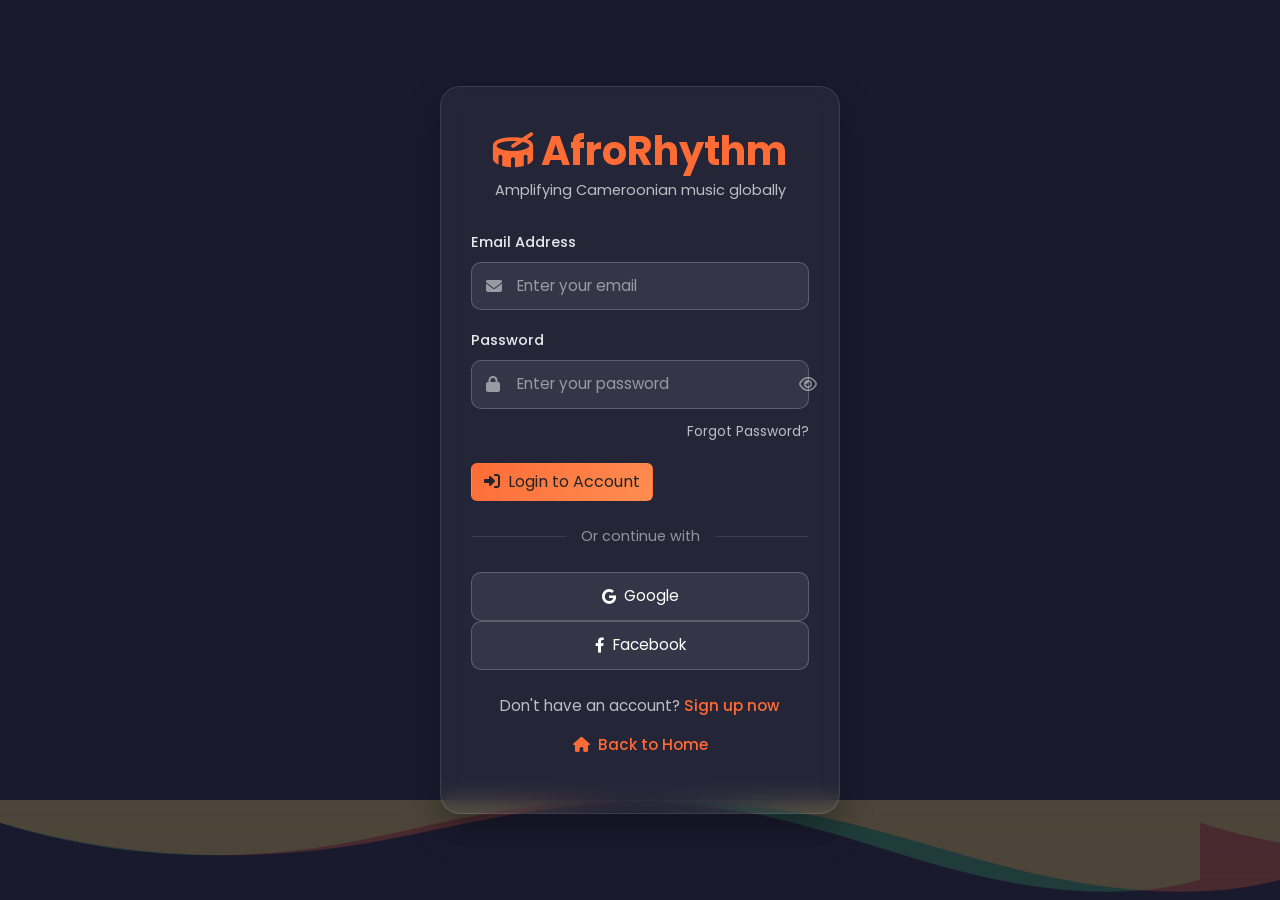
<file: fan.html>
<!DOCTYPE html>
<html lang="en">

<head>
    <meta charset="UTF-8">
    <meta name="viewport" content="width=device-width, initial-scale=1.0">
    <title>AfroRhythm - Fan Dashboard</title>
    <!-- Bootstrap 5 CSS -->
    <link href="assets/lib/bootstrap/bootstrap.min.css" rel="stylesheet">
    <!-- Font Awesome Icons -->
    <link rel="stylesheet" href="assets/lib/fontawesome/all.min.css">
    <link rel="stylesheet" href="assets/lib/fonts/fonts.css">

    <style>
        :root {
            --primary-color: #FF6B35;
            --secondary-color: #2E8B57;
            --accent-color: #8B4513;
            --dark-color: #1A1A2E;
            --light-color: #F8F9FA;
            --bg-primary: var(--dark-color);
            --bg-secondary: #2a2a3e;
            --bg-tertiary: #3a3a4e;
            --text-primary: var(--light-color);
            --text-secondary: #b3b3b3;
            --text-muted: #808080;
            --spacing-xs: 4px;
            --spacing-sm: 8px;
            --spacing-md: 16px;
            --spacing-lg: 24px;
            --spacing-xl: 32px;
            --spacing-xxl: 48px;
            --radius-sm: 4px;
            --radius-md: 8px;
            --radius-lg: 12px;
            --radius-xl: 16px;
        }

        * {
            margin: 0;
            padding: 0;
            box-sizing: border-box;
        }

        body {
            font-family: 'Open Sans', sans-serif;
            background-color: var(--bg-primary);
            color: var(--text-primary);
            overflow-x: hidden;
        }

        /* App Layout */
        .app {
            display: flex;
            min-height: 100vh;
            position: relative;
        }

        /* Sidebar */
        .sidebar {
            width: 280px;
            background: linear-gradient(180deg, var(--dark-color) 0%, #2a2a3e 100%);
            border-right: 1px solid rgba(255, 255, 255, 0.1);
            position: fixed;
            height: 100vh;
            left: 0;
            top: 0;
            z-index: 1000;
            display: flex;
            flex-direction: column;
            transition: transform 0.3s ease;
        }

        .sidebar-header {
            padding: var(--spacing-xl) var(--spacing-lg);
            border-bottom: 1px solid rgba(255, 255, 255, 0.1);
            text-align: center;
        }

        .sidebar-header h1 {
            color: var(--primary-color);
            font-size: 28px;
            font-weight: 900;
            margin: 0;
        }

        .sidebar-header p {
            color: var(--text-secondary);
            font-size: 14px;
            margin-top: var(--spacing-xs);
        }

        .sidebar-nav {
            flex: 1;
            padding: var(--spacing-lg) 0;
            overflow-y: auto;
        }

        .nav-section {
            margin-bottom: var(--spacing-xl);
        }

        .nav-section-title {
            padding: var(--spacing-sm) var(--spacing-lg);
            color: var(--text-secondary);
            font-size: 12px;
            font-weight: 600;
            text-transform: uppercase;
            letter-spacing: 1px;
        }

        .nav-item {
            display: flex;
            align-items: center;
            padding: var(--spacing-md) var(--spacing-lg);
            color: var(--text-secondary);
            text-decoration: none;
            transition: all 0.2s ease;
            border-left: 3px solid transparent;
            margin: 2px 0;
            cursor: pointer;
            border: none;
            background: none;
            width: 100%;
            text-align: left;
            font-family: inherit;
            font-size: inherit;
        }

        .nav-item:hover {
            background: rgba(255, 255, 255, 0.05);
            color: var(--text-primary);
            border-left-color: var(--primary-color);
        }

        .nav-item.active {
            background: rgba(255, 107, 53, 0.1);
            color: var(--primary-color);
            border-left-color: var(--primary-color);
        }

        .nav-item i {
            width: 24px;
            margin-right: var(--spacing-md);
            font-size: 18px;
        }

        .nav-badge {
            margin-left: auto;
            background: var(--primary-color);
            color: white;
            font-size: 12px;
            padding: 2px 8px;
            border-radius: 10px;
            font-weight: 600;
        }

        /* Quick Stats - Hidden on mobile */
        .quick-stats {
            padding: var(--spacing-lg);
            background: rgba(255, 255, 255, 0.05);
            border-top: 1px solid rgba(255, 255, 255, 0.1);
        }

        @media (max-width: 992px) {
            .quick-stats {
                display: none;
            }
        }

        .stat-item {
            display: flex;
            align-items: center;
            margin-bottom: var(--spacing-md);
        }

        .stat-icon {
            width: 36px;
            height: 36px;
            background: rgba(255, 107, 53, 0.1);
            border-radius: 8px;
            display: flex;
            align-items: center;
            justify-content: center;
            color: var(--primary-color);
            margin-right: var(--spacing-md);
        }

        .stat-info h4 {
            font-size: 18px;
            font-weight: 700;
            margin: 0;
        }

        .stat-info p {
            font-size: 12px;
            color: var(--text-secondary);
            margin: 0;
        }

        /* Main Content */
        .main-content {
            flex: 1;
            margin-left: 280px;
            display: flex;
            flex-direction: column;
            min-height: 100vh;
        }

        /* Top Bar */
        .top-bar {
            background: var(--bg-secondary);
            border-bottom: 1px solid rgba(255, 255, 255, 0.1);
            padding: var(--spacing-md) var(--spacing-xl);
            display: flex;
            align-items: center;
            justify-content: space-between;
            position: sticky;
            top: 0;
            z-index: 100;
            backdrop-filter: blur(10px);
        }

        .top-bar-left {
            display: flex;
            align-items: center;
            gap: var(--spacing-lg);
        }

        .search-container {
            position: relative;
            width: 400px;
        }

        .search-input {
            width: 100%;
            background: var(--bg-tertiary);
            border: 1px solid rgba(255, 255, 255, 0.1);
            border-radius: var(--radius-lg);
            padding: var(--spacing-md) var(--spacing-lg) var(--spacing-md) 50px;
            color: var(--text-primary);
            font-size: 14px;
        }

        .search-input::placeholder {
            color: var(--text-muted);
        }

        .search-icon {
            position: absolute;
            left: var(--spacing-lg);
            top: 50%;
            transform: translateY(-50%);
            color: var(--text-muted);
        }

        .top-bar-right {
            display: flex;
            align-items: center;
            gap: var(--spacing-md);
        }

        .notification-btn {
            position: relative;
            background: none;
            border: none;
            color: var(--text-secondary);
            font-size: 20px;
            cursor: pointer;
            padding: var(--spacing-sm);
            border-radius: var(--radius-md);
            transition: all 0.2s ease;
        }

        .notification-btn:hover {
            background: var(--bg-tertiary);
            color: var(--text-primary);
        }

        .notification-badge {
            position: absolute;
            top: 0;
            right: 0;
            background: var(--primary-color);
            color: white;
            font-size: 10px;
            font-weight: 600;
            width: 18px;
            height: 18px;
            border-radius: 50%;
            display: flex;
            align-items: center;
            justify-content: center;
        }

        .user-profile {
            display: flex;
            align-items: center;
            gap: var(--spacing-md);
            padding: var(--spacing-sm) var(--spacing-md);
            background: var(--bg-tertiary);
            border-radius: var(--radius-lg);
            cursor: pointer;
            transition: all 0.2s ease;
        }

        .user-profile:hover {
            background: rgba(255, 255, 255, 0.1);
        }

        .user-avatar {
            width: 40px;
            height: 40px;
            background: linear-gradient(135deg, var(--primary-color), var(--secondary-color));
            border-radius: 50%;
            display: flex;
            align-items: center;
            justify-content: center;
            font-weight: 600;
            color: white;
        }

        .user-info h4 {
            font-size: 14px;
            font-weight: 600;
            margin: 0;
        }

        .user-info p {
            font-size: 12px;
            color: var(--text-secondary);
            margin: 0;
        }

        /* Content Area */
        .content-area {
            flex: 1;
            padding: var(--spacing-xl);
            overflow-y: auto;
            background: linear-gradient(180deg, var(--bg-primary) 0%, #1e1e2e 100%);
        }

        /* Dashboard Views */
        .dashboard-view {
            display: none;
            animation: fadeIn 0.3s ease;
        }

        .dashboard-view.active {
            display: block;
        }

        @keyframes fadeIn {
            from {
                opacity: 0;
            }

            to {
                opacity: 1;
            }
        }

        /* Hero Welcome */
        .hero-welcome {
            background: linear-gradient(135deg, var(--primary-color), var(--secondary-color));
            border-radius: var(--radius-xl);
            padding: var(--spacing-xxl);
            margin-bottom: var(--spacing-xxl);
            position: relative;
            overflow: hidden;
        }

        .hero-welcome::before {
            content: '';
            position: absolute;
            top: 0;
            right: 0;
            width: 300px;
            height: 300px;
            background: rgba(255, 255, 255, 0.1);
            border-radius: 50%;
            transform: translate(30%, -30%);
        }

        .hero-content h1 {
            font-size: 2.5rem;
            font-weight: 800;
            margin-bottom: var(--spacing-md);
        }

        .hero-content p {
            font-size: 1.1rem;
            opacity: 0.9;
            max-width: 600px;
            margin-bottom: var(--spacing-xl);
        }

        .hero-stats {
            display: flex;
            gap: var(--spacing-xl);
            flex-wrap: wrap;
        }

        .hero-stat {
            text-align: center;
        }

        .hero-stat-value {
            display: block;
            font-size: 2rem;
            font-weight: 700;
            margin-bottom: var(--spacing-xs);
        }

        .hero-stat-label {
            font-size: 0.9rem;
            opacity: 0.8;
        }

        /* Section Styles */
        .section {
            margin-bottom: var(--spacing-xxl);
        }

        .section-header {
            display: flex;
            justify-content: space-between;
            align-items: center;
            margin-bottom: var(--spacing-lg);
        }

        .section-header h2 {
            font-size: 1.8rem;
            font-weight: 700;
            margin: 0;
        }

        .section-header h3 {
            font-size: 1.4rem;
            font-weight: 600;
            margin: 0;
        }

        .view-all {
            color: var(--primary-color);
            text-decoration: none;
            font-weight: 600;
            display: flex;
            align-items: center;
            gap: var(--spacing-xs);
            transition: all 0.2s ease;
            cursor: pointer;
            background: none;
            border: none;
        }

        .view-all:hover {
            color: var(--secondary-color);
            gap: var(--spacing-md);
        }

        /* Cards Grid */
        .cards-grid {
            display: grid;
            grid-template-columns: repeat(auto-fill, minmax(200px, 1fr));
            gap: var(--spacing-lg);
        }

        /* Song Card */
        .song-card {
            background: var(--bg-secondary);
            border-radius: var(--radius-lg);
            padding: var(--spacing-lg);
            border: 1px solid rgba(255, 255, 255, 0.1);
            transition: all 0.3s ease;
            cursor: pointer;
            position: relative;
        }

        .song-card:hover {
            transform: translateY(-4px);
            border-color: var(--primary-color);
            box-shadow: 0 10px 30px rgba(0, 0, 0, 0.3);
        }

        .song-cover {
            width: 100%;
            height: 160px;
            background: linear-gradient(135deg, var(--primary-color), var(--secondary-color));
            border-radius: var(--radius-md);
            margin-bottom: var(--spacing-md);
            display: flex;
            align-items: center;
            justify-content: center;
            font-size: 48px;
            color: white;
            overflow: hidden;
            position: relative;
        }

        .song-info h4 {
            font-size: 16px;
            font-weight: 600;
            margin-bottom: var(--spacing-xs);
            overflow: hidden;
            text-overflow: ellipsis;
            white-space: nowrap;
        }

        .song-info p {
            font-size: 14px;
            color: var(--text-secondary);
            margin: 0;
        }

        .song-meta {
            display: flex;
            justify-content: space-between;
            align-items: center;
            margin-top: var(--spacing-md);
            font-size: 12px;
            color: var(--text-muted);
        }

        .song-actions {
            position: absolute;
            top: var(--spacing-md);
            right: var(--spacing-md);
            display: flex;
            gap: var(--spacing-xs);
            opacity: 0;
            transition: opacity 0.3s ease;
        }

        .song-card:hover .song-actions {
            opacity: 1;
        }

        .action-btn {
            width: 32px;
            height: 32px;
            background: rgba(0, 0, 0, 0.7);
            border: none;
            border-radius: 50%;
            color: white;
            display: flex;
            align-items: center;
            justify-content: center;
            cursor: pointer;
            transition: all 0.2s ease;
        }

        .action-btn:hover {
            background: var(--primary-color);
            transform: scale(1.1);
        }

        /* Enhanced Playlist Cards */
        .playlist-card {
            background: var(--bg-secondary);
            border-radius: var(--radius-lg);
            padding: var(--spacing-lg);
            border: 1px solid rgba(255, 255, 255, 0.1);
            transition: all 0.3s ease;
            cursor: pointer;
            position: relative;
        }

        .playlist-card:hover {
            transform: translateY(-4px);
            border-color: var(--primary-color);
            box-shadow: 0 10px 30px rgba(0, 0, 0, 0.3);
        }

        .playlist-cover {
            width: 100%;
            height: 140px;
            background: linear-gradient(135deg, var(--primary-color), var(--secondary-color));
            border-radius: var(--radius-md);
            margin-bottom: var(--spacing-md);
            display: flex;
            align-items: center;
            justify-content: center;
            font-size: 32px;
            color: white;
            position: relative;
        }

        /* Social Media Icons */
        .social-icon {
            width: 32px;
            height: 32px;
            border-radius: 50%;
            display: flex;
            align-items: center;
            justify-content: center;
            text-decoration: none;
            transition: transform 0.3s ease;
            color: white !important;
            font-size: 14px;
        }

        .social-icon:hover {
            transform: translateY(-3px);
            color: white !important;
        }

        .social-icon.instagram {
            background: linear-gradient(45deg, #f09433 0%, #e6683c 25%, #dc2743 50%, #cc2366 75%, #bc1888 100%);
        }

        .social-icon.twitter {
            background-color: #1DA1F2;
        }

        .social-icon.facebook {
            background-color: #4267B2;
        }

        .social-icon.youtube {
            background-color: #FF0000;
        }

        .playlist-cover:hover .playlist-overlay {
            opacity: 1;
        }

        .play-playlist-btn {
            width: 48px;
            height: 48px;
            background: var(--primary-color);
            border: none;
            border-radius: 50%;
            color: white;
            font-size: 18px;
            cursor: pointer;
            display: flex;
            align-items: center;
            justify-content: center;
            transition: all 0.2s ease;
        }

        .play-playlist-btn:hover {
            background: var(--secondary-color);
            transform: scale(1.1);
        }

        .playlist-count {
            position: absolute;
            bottom: var(--spacing-sm);
            right: var(--spacing-sm);
            background: rgba(0, 0, 0, 0.8);
            color: white;
            font-size: 11px;
            padding: 3px 8px;
            border-radius: 10px;
            font-weight: 600;
        }

        .playlist-badge {
            position: absolute;
            top: var(--spacing-sm);
            left: var(--spacing-sm);
            background: rgba(255, 107, 53, 0.9);
            color: white;
            font-size: 10px;
            padding: 2px 6px;
            border-radius: 4px;
            font-weight: 600;
        }

        .playlist-info h4 {
            font-size: 16px;
            font-weight: 600;
            margin-bottom: var(--spacing-xs);
        }

        .playlist-description {
            font-size: 13px;
            color: var(--text-secondary);
            margin-bottom: var(--spacing-sm);
            line-height: 1.4;
            display: -webkit-box;
            line-clamp: 2;
            -webkit-line-clamp: 2;
            -webkit-box-orient: vertical;
            overflow: hidden;
            min-height: 36px;
        }

        .playlist-meta {
            display: flex;
            justify-content: space-between;
            font-size: 12px;
            color: var(--text-muted);
            margin-bottom: var(--spacing-sm);
        }

        .playlist-creator,
        .playlist-songs {
            display: flex;
            align-items: center;
            gap: 4px;
        }

        .playlist-footer {
            display: flex;
            justify-content: space-between;
            font-size: 11px;
            color: var(--text-muted);
        }

        .playlist-duration,
        .playlist-plays {
            display: flex;
            align-items: center;
            gap: 3px;
        }

        .playlist-actions {
            position: absolute;
            top: var(--spacing-md);
            right: var(--spacing-md);
            display: flex;
            gap: var(--spacing-xs);
            opacity: 0;
            transition: opacity 0.3s ease;
        }

        .playlist-card:hover .playlist-actions {
            opacity: 1;
        }

        .playlist-action-btn {
            width: 28px;
            height: 28px;
            background: rgba(0, 0, 0, 0.7);
            border: none;
            border-radius: 50%;
            color: white;
            font-size: 12px;
            cursor: pointer;
            display: flex;
            align-items: center;
            justify-content: center;
            transition: all 0.2s ease;
        }

        .playlist-action-btn:hover {
            background: var(--primary-color);
            transform: scale(1.1);
        }

        .playlist-action-btn.liked {
            color: var(--primary-color);
            background: rgba(255, 107, 53, 0.2);
        }

        .playlist-action-btn.liked:hover {
            background: rgba(255, 107, 53, 0.3);
        }

        /* Artist Cards */
        .artist-card {
            background: var(--bg-secondary);
            border-radius: var(--radius-lg);
            padding: var(--spacing-lg);
            border: 1px solid rgba(255, 255, 255, 0.1);
            transition: all 0.3s ease;
            cursor: pointer;
            text-align: center;
        }

        .artist-card:hover {
            transform: translateY(-4px);
            border-color: var(--primary-color);
        }

        .artist-avatar {
            width: 80px;
            height: 80px;
            background: linear-gradient(135deg, var(--primary-color), var(--secondary-color));
            border-radius: 50%;
            margin: 0 auto var(--spacing-md);
            display: flex;
            align-items: center;
            justify-content: center;
            font-size: 24px;
            color: white;
            font-weight: 600;
        }

        .artist-card h4 {
            font-size: 16px;
            font-weight: 700;
            margin-bottom: var(--spacing-xs);
            color: #fff;
        }

        .artist-card p {
            font-size: 13px;
            color: #b3b3b3;
            margin-bottom: var(--spacing-md);
        }

        .artist-link:hover {
            color: var(--primary-color) !important;
            text-decoration: underline !important;
        }

        .follow-btn {
            background: var(--primary-color);
            border: none;
            color: white;
            padding: var(--spacing-xs) var(--spacing-md);
            border-radius: var(--radius-md);
            font-weight: 600;
            cursor: pointer;
            transition: all 0.2s ease;
            width: 100%;
        }

        .follow-btn:hover {
            background: var(--secondary-color);
        }

        .follow-btn.following {
            background: var(--bg-tertiary);
            color: var(--text-secondary);
        }

        .follow-btn.unfollow-btn {
            background: var(--bg-tertiary);
            color: var(--text-secondary);
        }

        .follow-btn.unfollow-btn:hover {
            background: #dc3545;
            color: white;
        }

        /* Enhanced Favorite Button */
        .favorite-btn.favorited {
            color: var(--primary-color);
            background: rgba(255, 107, 53, 0.2);
        }

        .favorite-btn.favorited:hover {
            background: rgba(255, 107, 53, 0.3);
        }

        /* Genre Chips */
        .genre-chips {
            display: flex;
            flex-wrap: wrap;
            gap: var(--spacing-sm);
            margin-bottom: var(--spacing-xl);
        }

        .genre-chip {
            background: var(--bg-secondary);
            border: 1px solid rgba(255, 255, 255, 0.1);
            color: var(--text-secondary);
            padding: var(--spacing-sm) var(--spacing-lg);
            border-radius: 20px;
            font-size: 14px;
            cursor: pointer;
            transition: all 0.2s ease;
        }

        .genre-chip:hover {
            background: var(--primary-color);
            color: white;
            border-color: var(--primary-color);
        }

        .genre-chip.active {
            background: var(--primary-color);
            color: white;
            border-color: var(--primary-color);
        }

        /* Recently Played */
        .recently-played {
            display: flex;
            gap: var(--spacing-lg);
            overflow-x: auto;
            padding-bottom: var(--spacing-md);
            scrollbar-width: thin;
            scrollbar-color: var(--primary-color) var(--bg-tertiary);
        }

        .recently-played::-webkit-scrollbar {
            height: 6px;
        }

        .recently-played::-webkit-scrollbar-track {
            background: var(--bg-tertiary);
            border-radius: 3px;
        }

        .recently-played::-webkit-scrollbar-thumb {
            background: var(--primary-color);
            border-radius: 3px;
        }

        .recent-song {
            min-width: 300px;
            background: var(--bg-secondary);
            border-radius: var(--radius-lg);
            padding: var(--spacing-md);
            border: 1px solid rgba(255, 255, 255, 0.1);
            display: flex;
            align-items: center;
            gap: var(--spacing-md);
            transition: all 0.2s ease;
            cursor: pointer;
        }

        .recent-song:hover {
            background: var(--bg-tertiary);
            border-color: var(--primary-color);
        }

        .recent-cover {
            width: 48px;
            height: 48px;
            background: linear-gradient(135deg, var(--primary-color), var(--secondary-color));
            border-radius: var(--radius-md);
            flex-shrink: 0;
            display: flex;
            align-items: center;
            justify-content: center;
            font-size: 20px;
            color: white;
        }

        .recent-info h5 {
            font-size: 14px;
            font-weight: 600;
            margin-bottom: 2px;
        }

        .recent-info p {
            font-size: 12px;
            color: var(--text-secondary);
            margin: 0;
        }

        /* Activity Feed */
        .activity-feed {
            display: flex;
            flex-direction: column;
            gap: var(--spacing-md);
        }

        .activity-item {
            background: var(--bg-secondary);
            border-radius: var(--radius-lg);
            padding: var(--spacing-lg);
            border: 1px solid rgba(255, 255, 255, 0.1);
            display: flex;
            align-items: flex-start;
            gap: var(--spacing-md);
            transition: all 0.2s ease;
        }

        .activity-item:hover {
            background: var(--bg-tertiary);
        }

        .activity-icon {
            width: 40px;
            height: 40px;
            background: rgba(255, 107, 53, 0.1);
            border-radius: 50%;
            display: flex;
            align-items: center;
            justify-content: center;
            color: var(--primary-color);
            flex-shrink: 0;
        }

        .activity-content {
            flex: 1;
        }

        .activity-content p {
            margin: 0;
            line-height: 1.5;
        }

        .activity-meta {
            display: flex;
            justify-content: space-between;
            align-items: center;
            margin-top: var(--spacing-xs);
        }

        .activity-time {
            font-size: 12px;
            color: var(--text-muted);
        }

        .activity-action {
            color: var(--primary-color);
            font-size: 12px;
            font-weight: 600;
            cursor: pointer;
        }

        /* Create Playlist Card */
        .create-card {
            border: 2px dashed rgba(255, 255, 255, 0.3);
            background: transparent;
            display: flex;
            flex-direction: column;
            align-items: center;
            justify-content: center;
            cursor: pointer;
        }

        .create-card:hover {
            border-color: var(--primary-color);
            background: rgba(255, 107, 53, 0.05);
            transform: scale(1.02);
        }

        .create-icon {
            width: 48px;
            height: 48px;
            background: var(--bg-tertiary);
            border-radius: 50%;
            display: flex;
            align-items: center;
            justify-content: center;
            color: var(--primary-color);
            font-size: 20px;
            margin-bottom: var(--spacing-md);
        }

        /* Now Playing Bar */
        .now-playing {
            position: fixed;
            bottom: 0;
            left: 280px;
            right: 0;
            background: var(--bg-secondary);
            border-top: 1px solid rgba(255, 255, 255, 0.1);
            padding: var(--spacing-md) var(--spacing-xl);
            display: flex;
            align-items: center;
            gap: var(--spacing-lg);
            z-index: 1000;
        }

        .now-playing-info {
            display: flex;
            align-items: center;
            gap: var(--spacing-md);
            flex: 1;
        }

        .now-playing-cover {
            width: 56px;
            height: 56px;
            background: linear-gradient(135deg, var(--primary-color), var(--secondary-color));
            border-radius: var(--radius-md);
            flex-shrink: 0;
            display: flex;
            align-items: center;
            justify-content: center;
            color: white;
            font-size: 20px;
        }

        .now-playing-details h5 {
            font-size: 14px;
            font-weight: 600;
            margin: 0;
        }

        .now-playing-details p {
            font-size: 12px;
            color: var(--text-secondary);
            margin: 0;
        }

        .now-playing-controls {
            display: flex;
            align-items: center;
            gap: var(--spacing-md);
        }

        .control-btn {
            width: 40px;
            height: 40px;
            background: none;
            border: none;
            color: var(--text-primary);
            font-size: 20px;
            cursor: pointer;
            border-radius: 50%;
            display: flex;
            align-items: center;
            justify-content: center;
            transition: all 0.2s ease;
        }

        .control-btn:hover {
            background: var(--bg-tertiary);
        }

        .play-btn {
            width: 48px;
            height: 48px;
            background: var(--primary-color);
            color: white;
        }

        .play-btn:hover {
            background: var(--secondary-color);
            transform: scale(1.05);
        }

        .progress-container {
            flex: 2;
            display: flex;
            align-items: center;
            gap: var(--spacing-md);
        }

        .progress-bar {
            flex: 1;
            height: 4px;
            background: var(--bg-tertiary);
            border-radius: 2px;
            cursor: pointer;
            position: relative;
            overflow: hidden;
        }

        .progress-fill {
            position: absolute;
            top: 0;
            left: 0;
            height: 100%;
            background: var(--primary-color);
            border-radius: 2px;
            width: 30%;
        }

        .time {
            font-size: 12px;
            color: var(--text-secondary);
            min-width: 40px;
        }

        /* Volume Control */
        .volume-control {
            display: flex;
            align-items: center;
            gap: var(--spacing-sm);
        }

        .volume-btn {
            background: none;
            border: none;
            color: var(--text-secondary);
            cursor: pointer;
            font-size: 16px;
        }

        .volume-slider {
            width: 80px;
            height: 4px;
            background: var(--bg-tertiary);
            border-radius: 2px;
            cursor: pointer;
            position: relative;
        }

        .volume-level {
            position: absolute;
            top: 0;
            left: 0;
            height: 100%;
            background: var(--primary-color);
            border-radius: 2px;
            width: 70%;
        }

        /* Empty States */
        .empty-state {
            text-align: center;
            padding: var(--spacing-xxl);
            color: var(--text-secondary);
        }

        .empty-state i {
            font-size: 48px;
            margin-bottom: var(--spacing-lg);
            opacity: 0.5;
        }

        .empty-state h3 {
            font-size: 1.5rem;
            margin-bottom: var(--spacing-sm);
            color: var(--text-primary);
        }

        .empty-state p {
            font-size: 1rem;
            margin-bottom: var(--spacing-lg);
        }

        .empty-action {
            background: var(--primary-color);
            color: white;
            border: none;
            padding: var(--spacing-md) var(--spacing-lg);
            border-radius: var(--radius-lg);
            font-weight: 600;
            cursor: pointer;
            transition: all 0.2s ease;
        }

        .empty-action:hover {
            background: var(--secondary-color);
            transform: translateY(-2px);
        }

        .follow-btn,
        .explore-btn {
            background: var(--primary-color);
            color: white;
            border: none;
            padding: 8px 16px;
            border-radius: var(--radius-md);
            cursor: pointer;
            font-weight: 600;
            width: 100%;
            transition: all 0.2s;
        }

        .follow-btn:hover,
        .explore-btn:hover {
            opacity: 0.9;
            transform: translateY(-2px);
        }

        /* Notification Toast */
        .notification-toast {
            position: fixed !important;
            top: 20px;
            right: 20px;
            background: #28a745;
            color: white;
            padding: 12px 24px;
            border-radius: 8px;
            z-index: 9999;
            box-shadow: 0 4px 12px rgba(0, 0, 0, 0.15);
            animation: slideIn 0.3s ease;
            display: flex;
            align-items: center;
            gap: 10px;
            max-width: 400px;
            word-wrap: break-word;
        }

        .notification-toast.info {
            background: #007bff;
        }

        .notification-toast.warning {
            background: #ffc107;
            color: #212529;
        }

        .notification-toast.error {
            background: #dc3545;
        }

        @keyframes slideIn {
            from {
                transform: translateX(100%);
                opacity: 0;
            }

            to {
                transform: translateX(0);
                opacity: 1;
            }
        }

        @keyframes slideOut {
            from {
                transform: translateX(0);
                opacity: 1;
            }

            to {
                transform: translateX(100%);
                opacity: 0;
            }
        }

        /* Menu Toggle for Mobile */
        .menu-toggle {
            display: none;
            background: none;
            border: none;
            color: var(--text-primary);
            font-size: 24px;
            cursor: pointer;
            padding: var(--spacing-sm);
            position: absolute;
            top: 20px;
            left: 20px;
            z-index: 1001;
        }

        /* Responsive Design */
        @media (max-width: 1200px) {
            .sidebar {
                width: 240px;
            }

            .main-content {
                margin-left: 240px;
            }

            .now-playing {
                left: 240px;
            }

            .search-container {
                width: 300px;
            }
        }

        @media (max-width: 992px) {
            .sidebar {
                transform: translateX(-100%);
            }

            .sidebar.active {
                transform: translateX(0);
            }

            .main-content {
                margin-left: 0;
            }

            .now-playing {
                left: 0;
            }

            .menu-toggle {
                display: block;
            }

            .search-container {
                width: 250px;
            }

            .top-bar {
                padding-left: 60px;
            }
        }

        @media (max-width: 768px) {
            .hero-welcome {
                padding: var(--spacing-xl);
            }

            .hero-content h1 {
                font-size: 2rem;
            }

            .cards-grid {
                grid-template-columns: repeat(auto-fill, minmax(150px, 1fr));
            }

            .top-bar {
                flex-direction: column;
                gap: var(--spacing-md);
                padding: var(--spacing-md);
            }

            .search-container {
                width: 100%;
            }

            .now-playing {
                flex-direction: column;
                gap: var(--spacing-md);
                padding: var(--spacing-md);
            }

            .progress-container {
                width: 100%;
            }
        }
    </style>
    <link href="css/mobile.css" rel="stylesheet">
</head>

<body>
    <div id="sidebarOverlay" class="sidebar-overlay"></div>
    <input type="file" id="profileImageInput" hidden accept="image/*">
    <div class="app">
        <!-- Sidebar -->
        <div class="sidebar" id="sidebar">
            <button class="hamburger-btn menu-toggle" id="menuToggle"
                style="position: absolute; right: 10px; top: 10px;">
                <i class="fas fa-times"></i>
            </button>

            <div class="sidebar-header">
                <h1><i class="fas fa-drum"></i> <span class="platform-name"></span></h1>
                <p class="platform-description"></p>
            </div>

            <nav class="sidebar-nav">
                <div class="nav-section">
                    <div class="nav-section-title">DISCOVER</div>
                    <button class="nav-item active" data-view="discover">
                        <i class="fas fa-home"></i>
                        <span>Home</span>
                    </button>
                    <button class="nav-item" data-view="browse">
                        <i class="fas fa-search"></i>
                        <span>Browse</span>
                    </button>
                    <button class="nav-item" data-view="genres">
                        <i class="fas fa-tags"></i>
                        <span>Genres</span>
                    </button>
                    <button class="nav-item" data-view="community">
                        <i class="fas fa-users"></i>
                        <span>Community</span>
                    </button>
                </div>

                <div class="nav-section">
                    <div class="nav-section-title">MY MUSIC</div>
                    <button class="nav-item" data-view="mymusic">
                        <i class="fas fa-music"></i>
                        <span>My Music</span>
                        <span class="nav-badge" id="favoriteCount">0</span>
                    </button>
                    <button class="nav-item" data-view="playlists">
                        <i class="fas fa-list"></i>
                        <span>Playlists</span>
                        <span class="nav-badge" id="playlistCount">2</span>
                    </button>
                    <button class="nav-item" data-view="history">
                        <i class="fas fa-history"></i>
                        <span>History</span>
                    </button>
                </div>

                <div class="nav-section">
                    <div class="nav-section-title">FOLLOWING</div>
                    <button class="nav-item" data-view="following">
                        <i class="fas fa-user-friends"></i>
                        <span>Following</span>
                        <span class="nav-badge" id="followingCount">0</span>
                    </button>
                    <button class="nav-item" data-view="notifications">
                        <i class="fas fa-bell"></i>
                        <span>Notifications</span>
                        <span class="nav-badge" id="notificationCount">2</span>
                    </button>
                </div>

                <div class="nav-section">
                    <div class="nav-section-title">ACCOUNT</div>
                    <button class="nav-item" data-view="profile">
                        <i class="fas fa-user"></i>
                        <span>Profile</span>
                    </button>
                    <button class="nav-item" data-view="settings">
                        <i class="fas fa-cog"></i>
                        <span>Settings</span>
                    </button>
                    <button class="nav-item" id="logoutBtn">
                        <i class="fas fa-sign-out-alt"></i>
                        <span>Logout</span>
                    </button>
                </div>
            </nav>

            <!-- Stats Toggle (Collapsible) -->
            <button class="nav-item" id="statsToggleBtn"
                style="margin-top: auto; border-top: 1px solid rgba(255,255,255,0.1); border-radius: 0;">
                <div style="display:flex; align-items:center;">
                    <i class="fas fa-chart-bar"></i>
                    <span>Quick Stats</span>
                </div>
                <i class="fas fa-chevron-up" id="statsToggleIcon"
                    style="margin-left: auto; font-size: 12px; transition: transform 0.3s;"></i>
            </button>

            <div class="quick-stats" id="quickStatsContent" style="display: none; border-top: none;">
                <div class="stat-item">
                    <div class="stat-icon">
                        <i class="fas fa-headphones"></i>
                    </div>
                    <div class="stat-info">
                        <h4 id="totalPlays">0</h4>
                        <p>Total Plays</p>
                    </div>
                </div>
                <div class="stat-item">
                    <div class="stat-icon">
                        <i class="fas fa-heart"></i>
                    </div>
                    <div class="stat-info">
                        <h4 id="totalLikes">0</h4>
                        <p>Songs Liked</p>
                    </div>
                </div>
                <div class="stat-item">
                    <div class="stat-icon">
                        <i class="fas fa-clock"></i>
                    </div>
                    <div class="stat-info">
                        <h4 id="totalHours">0</h4>
                        <p>Hours Listened</p>
                    </div>
                </div>
            </div>
        </div>

        <!-- Main Content -->
        <div class="main-content">
            <!-- Top Bar -->
            <div class="top-bar">
                <div class="top-bar-left">
                    <div class="search-container">
                        <i class="fas fa-search search-icon"></i>
                        <input type="text" class="search-input" id="searchInput"
                            placeholder="Search songs, artists, playlists...">
                    </div>
                </div>

                <div class="top-bar-right">
                    <button class="notification-btn" id="notificationBtn">
                        <i class="fas fa-bell"></i>
                        <span class="notification-badge" id="notificationBadge">2</span>
                    </button>

                    <div class="user-profile" id="userProfile">
                        <div class="user-avatar" id="userAvatar">JD</div>
                        <div class="user-info">
                            <h4 id="userName">Loading...</h4>
                            <p id="userEmail">user@example.com</p>
                        </div>
                        <i class="fas fa-chevron-down"></i>
                    </div>
                </div>
            </div>

            <!-- Content Area -->
            <div class="content-area" id="contentArea">
                <!-- Discover View (Default) -->
                <div id="discover-view" class="dashboard-view active">
                    <!-- Hero Welcome Section -->
                    <div class="hero-welcome">
                        <div class="hero-content">
                            <h1 id="welcomeMessage">Welcome back!</h1>
                            <p>Discover the best of Cameroonian music - from traditional rhythms to modern beats.</p>
                            <div class="hero-stats">
                                <div class="hero-stat">
                                    <span class="hero-stat-value" id="heroDailyPlays">0</span>
                                    <span class="hero-stat-label">Plays Today</span>
                                </div>
                                <div class="hero-stat">
                                    <span class="hero-stat-value" id="heroNewReleases">0</span>
                                    <span class="hero-stat-label">New Releases</span>
                                </div>
                                <div class="hero-stat">
                                    <span class="hero-stat-value" id="heroTrendingArtists">0</span>
                                    <span class="hero-stat-label">Trending Artists</span>
                                </div>
                            </div>
                        </div>
                    </div>


                    <!-- New Releases Section -->
                    <div class="section">
                        <div class="section-header">
                            <h2>🔥 New Releases</h2>
                            <button class="view-all" data-view="browse">View All <i
                                    class="fas fa-chevron-right"></i></button>
                        </div>
                        <div class="cards-grid" id="newReleases">
                            <!-- New releases will be loaded here -->
                        </div>
                    </div>

                    <!-- Trending Songs Section -->
                    <section class="section">
                        <div class="section-header">
                            <h2>📈 Trending Songs</h2>
                            <button class="view-all" data-view="browse">View All <i
                                    class="fas fa-chevron-right"></i></button>
                        </div>
                        <div class="cards-grid" id="trendingSongs">
                            <!-- Trending songs will be loaded here -->
                        </div>
                    </section>

                    <!-- Genre Navigation -->
                    <div class="section">
                        <div class="section-header">
                            <h2>🎵 Browse by Genre</h2>
                        </div>
                        <div class="genre-chips" id="genreChips">
                            <!-- Genre chips will be loaded here -->
                        </div>
                    </div>

                    <!-- Recently Played -->
                    <div class="section">
                        <div class="section-header">
                            <h2>🕒 Continue Listening</h2>
                            <button class="view-all" data-view="history">
                                View All <i class="fas fa-arrow-right"></i>
                            </button>
                        </div>
                        <div class="recently-played" id="recentlyPlayed">
                            <!-- Recently played songs will be loaded here -->
                        </div>
                    </div>

                    <!-- Recommended Playlists -->
                    <div class="section">
                        <div class="section-header">
                            <h2>🎧 Made For You</h2>
                            <button class="view-all" data-view="playlists">
                                View All <i class="fas fa-arrow-right"></i>
                            </button>
                        </div>
                        <div class="cards-grid" id="recommendedPlaylists">
                            <!-- Recommended playlists will be loaded here -->
                        </div>
                    </div>

                    <!-- Trending Artists (New) -->
                    <div class="section">
                        <div class="section-header">
                            <h2>🔥 Trending Artists</h2>
                            <button class="view-all" data-view="browse">
                                Discover All <i class="fas fa-arrow-right"></i>
                            </button>
                        </div>
                        <div class="cards-grid" id="trendingArtistsList">
                            <!-- Trending artists will be loaded here -->
                        </div>
                    </div>

                    <!-- Favorite Artists -->
                    <div class="section">
                        <div class="section-header">
                            <h2>⭐ Your Favorite Artists</h2>
                            <button class="view-all" data-view="following">
                                View All <i class="fas fa-arrow-right"></i>
                            </button>
                        </div>
                        <div class="cards-grid" id="favoriteArtists">
                            <!-- Favorite artists will be loaded here -->
                        </div>
                    </div>

                    <!-- Community Discussions -->
                    <div class="section mt-5">
                        <div class="section-header">
                            <h2>💬 Community Discussions</h2>
                            <button class="view-all" onclick="showNotification('Join the community by commenting on songs!', 'info')">
                                Discover All <i class="fas fa-arrow-right"></i>
                            </button>
                        </div>
                        <div class="row" id="communityFeed">
                            <div class="col-12 text-center py-5">
                                <div class="spinner-border text-primary" role="status"></div>
                            </div>
                        </div>
                    </div>
                </div>

                <!-- Browse View -->
                <div id="browse-view" class="dashboard-view">
                    <!-- Featured Artists Section -->
                    <div class="section">
                        <div class="section-header">
                            <h2>Discover Artists</h2>
                        </div>
                        <div class="cards-grid mb-5" id="browseArtists">
                            <!-- All artists will be loaded here -->
                        </div>
                    </div>

                    <div class="section">
                        <div class="section-header">
                            <h2>Browse All Music</h2>
                            <div class="search-container" style="width: 300px;">
                                <i class="fas fa-search search-icon"></i>
                                <input type="text" class="search-input" id="browseSearch" placeholder="Filter songs...">
                            </div>
                        </div>
                        <div class="cards-grid" id="browseSongs">
                            <!-- All songs will be loaded here -->
                        </div>
                    </div>
                </div>

                <!-- Community View (NEW) -->
                <div id="community-view" class="dashboard-view">
                    <div class="view-header">
                        <h1>🌍 Community Hub</h1>
                        <p>Join the conversation with artists and other fans.</p>
                    </div>
                    
                    <div class="section mt-4">
                        <div class="row" id="communityPageFeed">
                            <div class="col-12 text-center py-5">
                                <div class="spinner-border text-primary" role="status"></div>
                            </div>
                        </div>
                    </div>
                </div>

                <!-- Genres View -->
                <div id="genres-view" class="dashboard-view">
                    <div class="section">
                        <div class="section-header">
                            <h2>Music Genres</h2>
                        </div>
                        <div class="cards-grid" id="genresGrid">
                            <!-- Genre cards will be loaded here -->
                        </div>
                    </div>
                </div>

                <!-- My Music View -->
                <div id="mymusic-view" class="dashboard-view">
                    <div class="section">
                        <div class="section-header">
                            <h2>My Music Library</h2>
                        </div>

                        <!-- Favorites -->
                        <div class="section">
                            <div class="section-header">
                                <h3>❤️ Favorite Songs</h3>
                                <button class="view-all" data-action="play-all-favorites">
                                    Play All <i class="fas fa-play"></i>
                                </button>
                            </div>
                            <div class="cards-grid" id="myFavoriteSongs">
                                <!-- Favorite songs will be loaded here -->
                            </div>
                        </div>

                        <!-- My Playlists -->
                        <div class="section">
                            <div class="section-header">
                                <h3>📁 My Playlists</h3>
                                <button class="view-all" id="createPlaylistBtn">
                                    <i class="fas fa-plus"></i> Create New
                                </button>
                            </div>
                            <div class="cards-grid" id="myPlaylists">
                                <!-- User's playlists will be loaded here -->
                            </div>
                        </div>
                    </div>
                </div>

                <!-- Playlists View -->
                <div id="playlists-view" class="dashboard-view">
                    <div class="section">
                        <div class="section-header">
                            <h2>All Playlists</h2>
                            <button class="view-all" id="createPlaylistBtn2">
                                <i class="fas fa-plus"></i> Create Playlist
                            </button>
                        </div>
                        <div class="cards-grid" id="allPlaylists">
                            <!-- All playlists will be loaded here -->
                        </div>
                    </div>
                </div>

                <!-- History View -->
                <div id="history-view" class="dashboard-view">
                    <div class="section">
                        <div class="section-header">
                            <h2>Listening History</h2>
                            <button class="view-all" id="clearHistoryBtn">
                                <i class="fas fa-trash"></i> Clear History
                            </button>
                        </div>
                        <div class="cards-grid" id="listeningHistory">
                            <!-- History items will be loaded here -->
                        </div>
                    </div>
                </div>

                <!-- Following View -->
                <div id="following-view" class="dashboard-view">
                    <div class="section">
                        <div class="section-header">
                            <h2>Artists You Follow</h2>
                        </div>
                        <div class="cards-grid" id="followingArtists">
                            <!-- Followed artists will be loaded here -->
                        </div>
                    </div>

                    <!-- Artist Activity -->
                    <div class="section">
                        <div class="section-header">
                            <h3>Latest from Artists</h3>
                        </div>
                        <div class="activity-feed" id="artistActivity">
                            <!-- Artist activity will be loaded here -->
                        </div>
                    </div>
                </div>

                <!-- Notifications View -->
                <div id="notifications-view" class="dashboard-view">
                    <div class="section">
                        <div class="section-header">
                            <h2>All Notifications</h2>
                            <button class="view-all" id="markAllNotificationsRead">
                                Mark All as Read
                            </button>
                        </div>
                        <div class="activity-feed" id="allNotifications">
                            <!-- All notifications will be loaded here -->
                        </div>
                    </div>
                </div>

                <!-- Profile View -->
                <div id="profile-view" class="dashboard-view">
                    <div class="section">
                        <div class="section-header">
                            <h2>My Profile</h2>
                            <button class="view-all" id="editProfileBtn">
                                <i class="fas fa-edit"></i> Edit Profile
                            </button>
                        </div>

                        <!-- Profile Info -->
                        <div class="hero-welcome" style="background: var(--bg-secondary);">
                            <div class="hero-content">
                                <div style="display: flex; align-items: center; gap: var(--spacing-xl);">
                                    <div class="user-avatar" style="width: 100px; height: 100px; font-size: 36px;"
                                        id="profileAvatar">JD</div>
                                    <div>
                                        <h1 id="profileName">John Doe</h1>
                                        <p id="profileEmail">john@example.com</p>
                                        <p><i class="fas fa-calendar"></i> Member since <span
                                                id="memberSince">2023</span></p>
                                    </div>
                                </div>
                            </div>
                        </div>

                        <!-- Stats -->
                        <div class="section">
                            <div class="section-header">
                                <h3>Your Stats</h3>
                            </div>
                            <div class="cards-grid">
                                <div class="song-card">
                                    <div class="song-cover" style="background: var(--primary-color);">
                                        <i class="fas fa-headphones"></i>
                                    </div>
                                    <h4>Total Plays</h4>
                                    <p id="profileTotalPlays">0 plays</p>
                                </div>
                                <div class="song-card">
                                    <div class="song-cover" style="background: var(--secondary-color);">
                                        <i class="fas fa-heart"></i>
                                    </div>
                                    <h4>Songs Liked</h4>
                                    <p id="profileSongsLiked">0 songs</p>
                                </div>
                                <div class="song-card">
                                    <div class="song-cover" style="background: #4A6CF7;">
                                        <i class="fas fa-user-friends"></i>
                                    </div>
                                    <h4>Artists Followed</h4>
                                    <p id="profileArtistsFollowed">0 artists</p>
                                </div>
                                <div class="song-card">
                                    <div class="song-cover" style="background: #FFA726;">
                                        <i class="fas fa-clock"></i>
                                    </div>
                                    <h4>Hours Listened</h4>
                                    <p id="profileHoursListened">0 hours</p>
                                </div>
                            </div>
                        </div>
                    </div>
                </div>

                <!-- Settings View -->
                <div id="settings-view" class="dashboard-view">
                    <div class="section">
                        <div class="section-header">
                            <h2>Settings</h2>
                        </div>

                        <!-- Settings Cards -->
                        <div class="cards-grid">
                            <div class="song-card">
                                <div class="song-cover" style="background: var(--primary-color);">
                                    <i class="fas fa-user"></i>
                                </div>
                                <h4>Account Settings</h4>
                                <p>Update profile information</p>
                            </div>
                            <div class="song-card">
                                <div class="song-cover" style="background: var(--secondary-color);">
                                    <i class="fas fa-bell"></i>
                                </div>
                                <h4>Notifications</h4>
                                <p>Manage notification preferences</p>
                            </div>
                            <div class="song-card">
                                <div class="song-cover" style="background: #4A6CF7;">
                                    <i class="fas fa-music"></i>
                                </div>
                                <h4>Playback</h4>
                                <p>Audio quality and playback settings</p>
                            </div>
                            <div class="song-card">
                                <div class="song-cover" style="background: #FFA726;">
                                    <i class="fas fa-shield-alt"></i>
                                </div>
                                <h4>Privacy & Security</h4>
                                <p>Manage privacy settings</p>
                            </div>
                        </div>
                    </div>
                </div>

                <!-- Song Detail View (Engagement) -->
                <div id="song-detail-view" class="dashboard-view">
                    <button class="view-all mb-4" onclick="switchDashboardView('discover')">
                        <i class="fas fa-arrow-left"></i> Back to Discover
                    </button>
                    
                    <div class="row">
                        <div class="col-md-4">
                            <div id="detailSongCover" class="song-cover mb-4" style="height: 300px; font-size: 100px;">
                                <i class="fas fa-music"></i>
                            </div>
                            <div class="d-grid gap-2">
                                <button id="detailPlayBtn" class="btn btn-primary btn-lg" style="background: linear-gradient(135deg, var(--primary-color), var(--secondary-color)); border: none;">
                                    <i class="fas fa-play me-2"></i> Play Now
                                </button>
                                <button id="detailFavoriteBtn" class="btn btn-outline-light">
                                    <i class="far fa-heart me-2"></i> Favorite
                                </button>
                            </div>
                        </div>
                        <div class="col-md-8">
                            <h1 id="detailSongTitle" style="font-size: 3rem; font-weight: 800; margin-bottom: 0.5rem;">Song Title</h1>
                            <h3 id="detailSongArtist" class="text-secondary mb-4" style="cursor: pointer;">Artist Name</h3>
                            
                            <div class="metadata-grid d-flex gap-4 mb-5 pb-4 border-bottom" style="border-color: rgba(255,255,255,0.1) !important;">
                                <div>
                                    <small class="text-muted d-block text-uppercase" style="letter-spacing: 1px; font-size: 0.7rem;">Genre</small>
                                    <span id="detailSongGenre" class="fw-bold">Afrobeats</span>
                                </div>
                                <div>
                                    <small class="text-muted d-block text-uppercase" style="letter-spacing: 1px; font-size: 0.7rem;">Plays</small>
                                    <span id="detailSongPlays" class="fw-bold">0</span>
                                </div>
                                <div>
                                    <small class="text-muted d-block text-uppercase" style="letter-spacing: 1px; font-size: 0.7rem;">Duration</small>
                                    <span id="detailSongDuration" class="fw-bold">0:00</span>
                                </div>
                            </div>

                            <!-- Comments Section -->
                            <div class="comments-section">
                                <h4 class="mb-4"><i class="fas fa-comments me-2"></i> Discussion</h4>
                                
                                <!-- Comment Form -->
                                <div class="comment-form mb-5 p-3 rounded" style="background: rgba(255,255,255,0.05);">
                                    <div class="d-flex gap-3">
                                        <div class="user-avatar" style="width: 40px; height: 40px; flex-shrink: 0;" id="commentUserAvatar">JD</div>
                                        <div class="flex-grow-1">
                                            <textarea id="commentInput" class="form-control mb-2" rows="2" placeholder="What do you think of this track?" style="background: var(--bg-tertiary); border: 1px solid rgba(255,255,255,0.1); color: white;"></textarea>
                                            <div class="text-end">
                                                <button id="postCommentBtn" class="btn btn-sm btn-primary" style="background: var(--primary-color); border: none;">Post Comment</button>
                                            </div>
                                        </div>
                                    </div>
                                </div>

                                <!-- Comments List -->
                                <div id="commentsList" class="d-flex flex-column gap-3">
                                    <!-- Comments will be loaded here -->
                                    <div class="text-center py-4 text-muted">
                                        <i class="fas fa-spinner fa-spin mb-2"></i>
                                        <p>Loading comments...</p>
                                    </div>
                                </div>
                            </div>
                        </div>
                    </div>
                </div>
            </div>


        </div>
    </div>

    <!-- Artist Detail Modal -->
    <div class="modal fade" id="artistDetailModal" tabindex="-1" aria-hidden="true">
        <div class="modal-dialog modal-dialog-centered modal-lg">
            <div class="modal-content"
                style="background: #1a1a2e; color: #f8f9fa; border: 1px solid rgba(255,255,255,0.1);">
                <div class="modal-header" style="border-bottom: 1px solid rgba(255,255,255,0.1);">
                    <h5 class="modal-title">Artist Profile</h5>
                    <button type="button" class="btn-close btn-close-white" data-bs-dismiss="modal"
                        aria-label="Close"></button>
                </div>
                <div class="modal-body p-4">
                    <div class="row align-items-center mb-4">
                        <div class="col-md-4 text-center">
                            <div id="modalArtistAvatar" class="artist-avatar mb-3"
                                style="width: 150px; height: 150px; font-size: 64px; border: 4px solid var(--primary-color); line-height: 150px; margin: 0 auto; box-shadow: 0 10px 30px rgba(0,0,0,0.5); background-color: #2a2a3e; background-size: cover; background-position: center; border-radius: 50%; display: flex; align-items: center; justify-content: center;">
                                M</div>
                        </div>
                        <div class="col-md-8">
                            <h2 id="modalArtistName" class="mb-2"
                                style="font-weight: 800; color: #fff; letter-spacing: -0.5px;">Artist Name</h2>
                            <p id="modalArtistGenre" class="mb-2" style="font-weight: 500; color: #b3b3b3;">Genre • 0
                                followers</p>

                            <div class="metadata-grid d-flex flex-wrap gap-3 mb-3">
                                <p id="modalArtistLocation" class="mb-0"
                                    style="display: none; font-size: 0.9rem; color: #b3b3b3;">
                                    <i class="fas fa-map-marker-alt me-2" style="color: var(--primary-color);"></i>
                                    Location
                                </p>
                                <p id="modalArtistWebsite" class="mb-0" style="display: none; font-size: 0.9rem;">
                                    <i class="fas fa-globe me-2"></i> Website
                                </p>
                            </div>

                            <div id="modalArtistSocial" class="d-flex gap-3 mb-4">
                                <!-- Social links populated here -->
                            </div>

                            <div class="d-flex align-items-center gap-3">
                                <button id="modalFollowBtn" class="follow-btn"
                                    style="width: auto; padding: 10px 30px; border-radius: 30px;">Follow</button>

                                <!-- Mini Stats -->
                                <div class="artist-mini-stats d-flex gap-4 ms-3 border-start ps-4"
                                    style="border-color: rgba(255,255,255,0.1) !important;">
                                    <div class="text-center">
                                        <div id="modalArtistPlays" class="h5 mb-0"
                                            style="color: #fff; font-weight: 700; background: transparent;">0</div>
                                        <small
                                            style="color: #b3b3b3; font-size: 0.7rem; text-transform: uppercase; letter-spacing: 1.5px; opacity: 0.8; font-weight: 500;">Plays</small>
                                    </div>
                                    <div class="text-center">
                                        <div id="modalArtistLikes" class="h5 mb-0"
                                            style="color: #fff; font-weight: 700; background: transparent;">0</div>
                                        <small
                                            style="color: #b3b3b3; font-size: 0.7rem; text-transform: uppercase; letter-spacing: 1.5px; opacity: 0.8; font-weight: 500;">Likes</small>
                                    </div>
                                    <div class="text-center">
                                        <div id="modalArtistDownloads" class="h5 mb-0"
                                            style="color: #fff; font-weight: 700; background: transparent;">0</div>
                                        <small
                                            style="color: #b3b3b3; font-size: 0.7rem; text-transform: uppercase; letter-spacing: 1.5px; opacity: 0.8; font-weight: 500;">Downloads</small>
                                    </div>
                                </div>
                            </div>
                        </div>
                    </div>
                    <div class="bio-section p-3 rounded"
                        style="background: rgba(255,255,255,0.03); border: 1px solid rgba(255,255,255,0.05);">
                        <h6 class="mb-3"
                            style="color: var(--primary-color); text-transform: uppercase; font-size: 0.8rem; letter-spacing: 1.5px; font-weight: 700;">
                            About the Artist</h6>
                        <p id="modalArtistBio" class="mb-0"
                            style="color: #f8f9fa; line-height: 1.7; font-size: 0.95rem; opacity: 0.9;">No biography
                            available.</p>
                    </div>
                </div>
            </div>
        </div>
    </div>

    <!-- Bootstrap JS -->
    <script src="assets/lib/bootstrap/bootstrap.bundle.min.js"></script>
    <!-- Custom JS -->
    <script src="Js/session.js"></script>
    <script src="Js/platform-settings.js"></script>
    <script src="Js/modal-player.js"></script>
    <script src="Js/fan.js?v=1.1.2"></script>
</body>

</html>
</file>
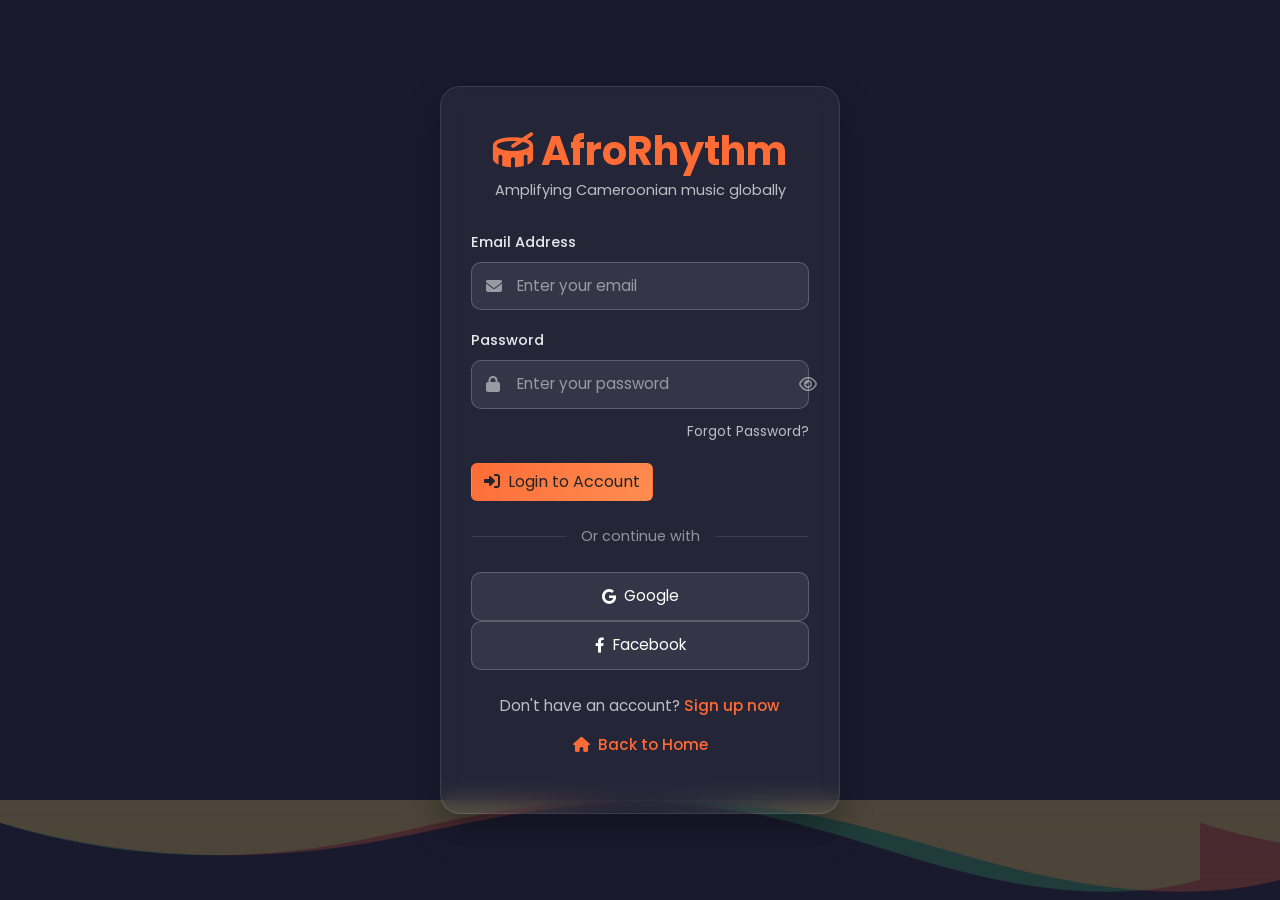
<file: auth/login.html>
<!DOCTYPE html>
<html lang="en">

<head>
    <meta charset="UTF-8">
    <meta name="viewport" content="width=device-width, initial-scale=1.0">
    <title>AfroRhythm - Login</title>
    <!-- Bootstrap 5 CSS -->
    <link href="../assets/lib/bootstrap/bootstrap.min.css" rel="stylesheet">
    <!-- Font Awesome Icons -->
    <link rel="stylesheet" href="../assets/lib/fontawesome/all.min.css">
    <!-- Google Fonts -->
    <link href="../assets/lib/fonts/fonts.css" rel="stylesheet">
    <!-- Custom CSS -->
    <link rel="stylesheet" href="../css/auth.css">
    <style>
        /* Page-specific styles that override or extend auth.css */
        .auth-card {
            max-width: 400px;
        }

        /* Password toggle button styles */
        .password-container {
            position: relative;
        }

        .password-toggle {
            position: absolute;
            right: 15px;
            top: 50%;
            transform: translateY(-50%);
            background: none;
            border: none;
            color: #666;
            cursor: pointer;
            padding: 5px;
            z-index: 10;
        }

        .password-toggle:hover {
            color: #FF6B35;
        }

        /* Demo Accounts Styles */
        .demo-accounts {
            margin-top: 25px;
            padding: 15px;
            background: rgba(255, 255, 255, 0.03);
            border-radius: 12px;
            border: 1px dashed rgba(255, 255, 255, 0.1);
        }

        .demo-title {
            font-size: 0.85rem;
            color: rgba(255, 255, 255, 0.5);
            text-transform: uppercase;
            letter-spacing: 1px;
            margin-bottom: 12px;
            text-align: center;
            display: block;
        }

        .demo-grid {
            display: grid;
            grid-template-columns: 1fr;
            gap: 12px;
        }

        .demo-pill {
            display: flex;
            align-items: center;
            background: rgba(255, 255, 255, 0.05);
            border: 1px solid rgba(255, 255, 255, 0.1);
            border-radius: 10px;
            padding: 10px 15px;
            text-align: left;
            cursor: pointer;
            transition: all 0.3s ease;
            gap: 15px;
        }

        .demo-pill:hover {
            background: rgba(255, 107, 53, 0.1);
            border-color: var(--secondary-color);
            transform: translateY(-2px);
        }

        .demo-pill i {
            font-size: 1.4rem;
            color: var(--secondary-color);
            width: 30px;
            text-align: center;
        }

        .demo-info {
            flex: 1;
        }

        .demo-pill span {
            display: block;
            font-size: 0.9rem;
            font-weight: 600;
            color: white;
            line-height: 1.2;
        }

        .demo-pill small {
            display: block;
            font-size: 0.7rem;
            color: rgba(255, 255, 255, 0.6);
            margin-top: 2px;
        }
    </style>
</head>

<body>
    <!-- Music Wave Background -->
    <div class="music-wave">
        <div class="wave"></div>
        <div class="wave"></div>
    </div>

    <div class="auth-container">
        <div class="auth-card">
            <!-- Logo -->
            <div class="logo">
                <h1><i class="fas fa-drum me-2"></i>AfroRhythm</h1>
                <p>Amplifying Cameroonian music globally</p>
            </div>

            <!-- Error/Success Messages -->
            <div class="error-message" id="errorMessage">
                <i class="fas fa-exclamation-circle me-2"></i>
                <span id="errorText">Invalid email or password</span>
            </div>

            <div class="success-message" id="successMessage">
                <i class="fas fa-check-circle me-2"></i>
                <span id="successText">Login successful! Redirecting...</span>
            </div>

            <!-- Login Form -->
            <form id="loginForm">
                <div class="form-group">
                    <label class="form-label" for="email">Email Address</label>
                    <div class="input-with-icon">
                        <i class="fas fa-envelope"></i>
                        <input type="email" class="form-control" id="email" placeholder="Enter your email" required>
                    </div>
                </div>

                <div class="form-group">
                    <label class="form-label" for="password">Password</label>
                    <div class="input-with-icon password-container">
                        <i class="fas fa-lock"></i>
                        <input type="password" class="form-control" id="password" placeholder="Enter your password"
                            required>
                        <button type="button" class="password-toggle" id="togglePassword">
                            <i class="far fa-eye" id="passwordEyeIcon"></i>
                        </button>
                    </div>
                </div>

                <div class="forgot-password">
                    <a href="#" id="forgotPasswordLink">Forgot Password?</a>
                </div>

                <button type="submit" class="btn btn-login" id="loginBtn">
                    <i class="fas fa-sign-in-alt me-2"></i>Login to Account
                </button>
            </form>

            <div class="divider">
                <span>Or continue with</span>
            </div>

            <!-- Social Login -->
            <div class="social-login">
                <button class="social-btn google" id="googleLogin">
                    <i class="fab fa-google"></i>
                    <span>Google</span>
                </button>
                <button class="social-btn facebook" id="facebookLogin">
                    <i class="fab fa-facebook-f"></i>
                    <span>Facebook</span>
                </button>
            </div>

            <!-- Demo Accounts section removed -->

            <!-- Signup Link -->
            <div class="auth-footer">
                <p>Don't have an account? <a href="signup.html">Sign up now</a></p>
                <p class="mt-2"><a href="../index.html"><i class="fas fa-home me-1"></i> Back to Home</a></p>
            </div>
        </div>
    </div>

    <!-- Forgot Password Modal -->
    <div class="modal fade" id="forgotPasswordModal" tabindex="-1">
        <div class="modal-dialog modal-dialog-centered">
            <div class="modal-content">
                <div class="modal-header">
                    <h5 class="modal-title">Reset Password</h5>
                    <button type="button" class="btn-close btn-close-white" data-bs-dismiss="modal"></button>
                </div>
                <div class="modal-body">
                    <p>Enter your email address and we'll send you a link to reset your password.</p>
                    <div class="form-group mt-3">
                        <label class="form-label">Email Address</label>
                        <input type="email" class="form-control" id="resetEmail" placeholder="Your email address">
                    </div>
                </div>
                <div class="modal-footer">
                    <button type="button" class="btn btn-secondary" data-bs-dismiss="modal">Cancel</button>
                    <button type="button" class="btn btn-primary" id="sendResetLink">Send Reset Link</button>
                </div>
            </div>
        </div>
    </div>

    <!-- Bootstrap JS -->
    <script src="../assets/lib/bootstrap/bootstrap.bundle.min.js"></script>
    <!-- Custom JS -->
    <script src="../Js/utils.js"></script>
    <script src="auth-logic.js?v=2.0"></script>
</body>

</html>
</file>
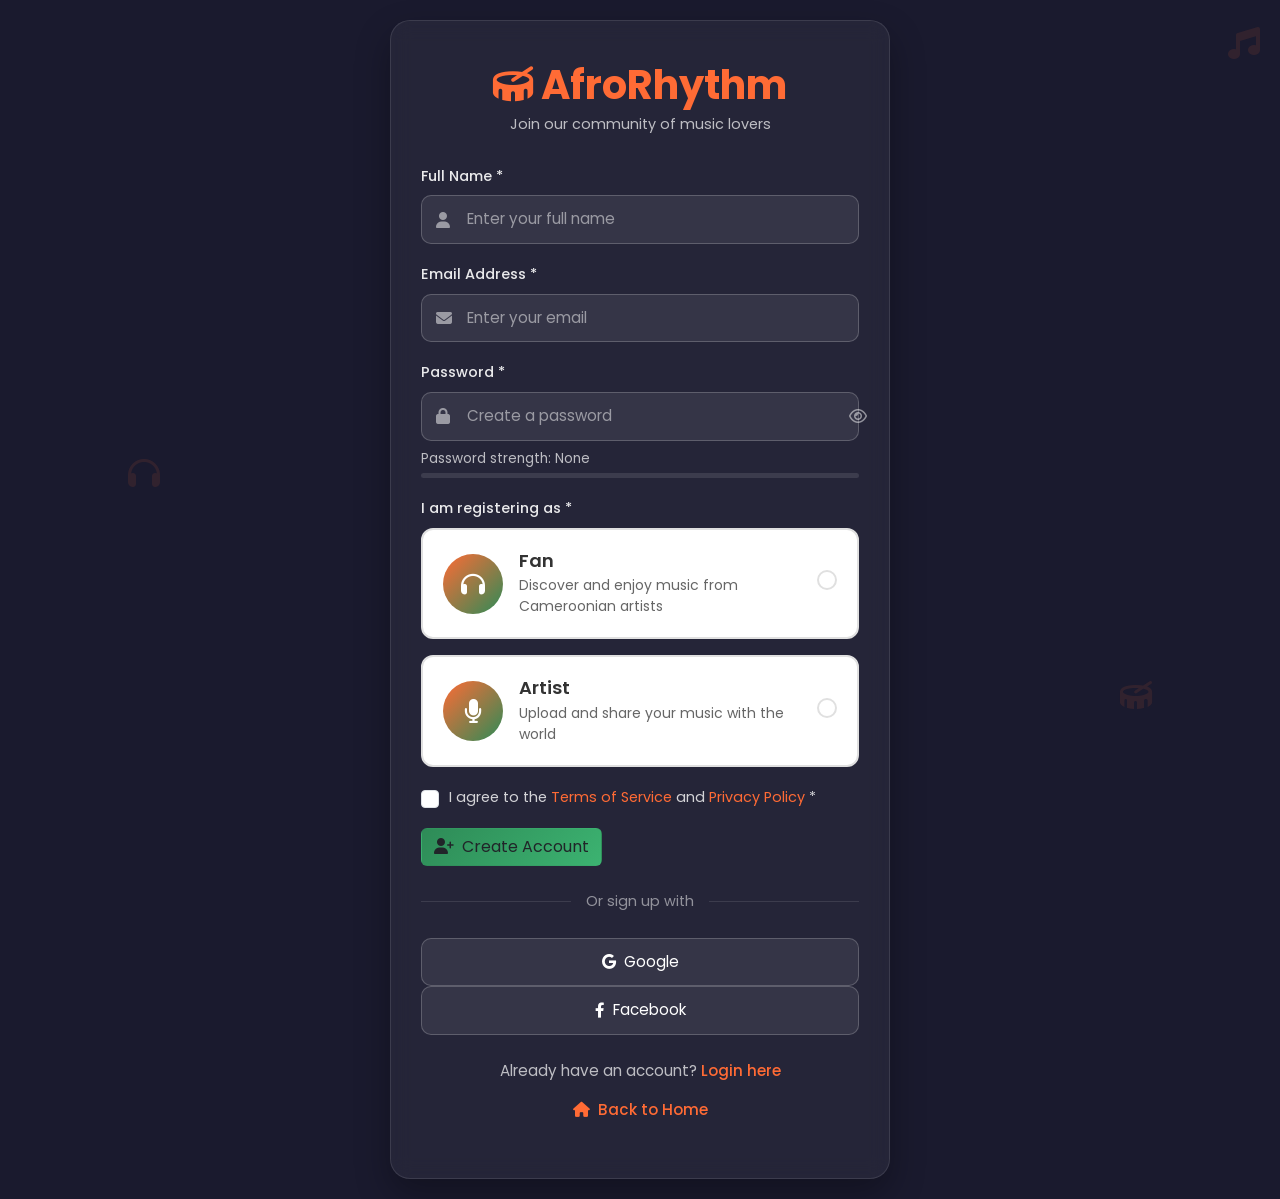
<file: auth/signup.html>
<!DOCTYPE html>
<html lang="en">

<head>
    <meta charset="UTF-8">
    <meta name="viewport" content="width=device-width, initial-scale=1.0">
    <title>AfroRhythm - Sign Up</title>
    <!-- Bootstrap 5 CSS -->
    <link href="../assets/lib/bootstrap/bootstrap.min.css" rel="stylesheet">
    <!-- Font Awesome Icons -->
    <link rel="stylesheet" href="../assets/lib/fontawesome/all.min.css">
    <!-- Google Fonts -->
    <link href="../assets/lib/fonts/fonts.css" rel="stylesheet">
    <!-- Custom CSS -->
    <link rel="stylesheet" href="../css/auth.css">
    <style>
        /* Page-specific styles that override or extend auth.css */
        .auth-card {
            max-width: 500px;
        }

        /* Password toggle button styles */
        .password-container {
            position: relative;
        }

        .password-toggle {
            position: absolute;
            right: 15px;
            top: 50%;
            transform: translateY(-50%);
            background: none;
            border: none;
            color: #666;
            cursor: pointer;
            padding: 5px;
            z-index: 10;
        }

        .password-toggle:hover {
            color: #FF6B35;
        }

        /* Role Selection Styles */
        .role-selection {
            display: flex;
            flex-direction: column;
            gap: 16px;
            margin-top: 8px;
        }

        .role-option {
            display: flex;
            align-items: center;
            padding: 20px;
            border: 2px solid #e0e0e0;
            border-radius: 12px;
            cursor: pointer;
            transition: all 0.3s ease;
            background: white;
        }

        .role-option:hover {
            border-color: #FF6B35;
            background: rgba(255, 107, 53, 0.05);
        }

        .role-option.selected {
            border-color: #FF6B35;
            background: rgba(255, 107, 53, 0.1);
        }

        .role-icon {
            width: 60px;
            height: 60px;
            border-radius: 50%;
            background: linear-gradient(135deg, #FF6B35, #2E8B57);
            display: flex;
            align-items: center;
            justify-content: center;
            color: white;
            font-size: 24px;
            margin-right: 16px;
            flex-shrink: 0;
        }

        .role-info h5 {
            margin: 0 0 4px 0;
            font-size: 18px;
            font-weight: 600;
            color: #333;
        }

        .role-info p {
            margin: 0;
            font-size: 14px;
            color: #666;
        }

        .role-radio {
            margin-left: auto;
            flex-shrink: 0;
        }

        .role-radio input[type="radio"] {
            display: none;
        }

        .role-radio label {
            width: 20px;
            height: 20px;
            border: 2px solid #e0e0e0;
            border-radius: 50%;
            cursor: pointer;
            position: relative;
            transition: all 0.3s ease;
        }

        .role-radio input[type="radio"]:checked+label {
            border-color: #FF6B35;
            background: #FF6B35;
        }

        .role-radio input[type="radio"]:checked+label::after {
            content: '';
            position: absolute;
            top: 50%;
            left: 50%;
            transform: translate(-50%, -50%);
            width: 8px;
            height: 8px;
            border-radius: 50%;
            background: white;
        }

        /* Additional signup-specific styles if needed */
    </style>
</head>

<body>
    <!-- Music Notes Background -->
    <div class="music-note">
        <i class="fas fa-music"></i>
    </div>
    <div class="music-note">
        <i class="fas fa-headphones"></i>
    </div>
    <div class="music-note">
        <i class="fas fa-drum"></i>
    </div>

    <div class="auth-container">
        <div class="auth-card">
            <!-- Logo -->
            <div class="logo">
                <h1><i class="fas fa-drum me-2"></i>AfroRhythm</h1>
                <p>Join our community of music lovers</p>
            </div>

            <!-- Error/Success Messages -->
            <div class="error-message" id="errorMessage">
                <i class="fas fa-exclamation-circle me-2"></i>
                <span id="errorText">Please fill in all required fields</span>
            </div>

            <div class="success-message" id="successMessage">
                <i class="fas fa-check-circle me-2"></i>
                <span id="successText">Account created successfully!</span>
            </div>

            <!-- Signup Form -->
            <form id="signupForm">
                <div class="form-group">
                    <label class="form-label" for="fullName">Full Name *</label>
                    <div class="input-with-icon">
                        <i class="fas fa-user"></i>
                        <input type="text" class="form-control" id="fullName" placeholder="Enter your full name"
                            required>
                    </div>
                </div>

                <div class="form-group">
                    <label class="form-label" for="email">Email Address *</label>
                    <div class="input-with-icon">
                        <i class="fas fa-envelope"></i>
                        <input type="email" class="form-control" id="email" placeholder="Enter your email" required>
                    </div>
                </div>


                <div class="form-group">
                    <label class="form-label" for="password">Password *</label>
                    <div class="input-with-icon password-container">
                        <i class="fas fa-lock"></i>
                        <input type="password" class="form-control" id="password" placeholder="Create a password"
                            required>
                        <button type="button" class="password-toggle" id="togglePassword">
                            <i class="far fa-eye" id="passwordEyeIcon"></i>
                        </button>
                    </div>
                    <div class="password-strength">
                        <div class="strength-text" id="strengthText">Password strength: None</div>
                        <div class="strength-bar">
                            <div class="strength-fill" id="strengthFill"></div>
                        </div>
                    </div>
                </div>


                <div class="form-group">
                    <label class="form-label">I am registering as *</label>
                    <div class="role-selection">
                        <div class="role-option" data-role="fan">
                            <div class="role-icon">
                                <i class="fas fa-headphones"></i>
                            </div>
                            <div class="role-info">
                                <h5>Fan</h5>
                                <p>Discover and enjoy music from Cameroonian artists</p>
                            </div>
                            <div class="role-radio">
                                <input type="radio" name="userRole" value="fan" id="roleFan" required>
                                <label for="roleFan"></label>
                            </div>
                        </div>
                        <div class="role-option" data-role="artist">
                            <div class="role-icon">
                                <i class="fas fa-microphone"></i>
                            </div>
                            <div class="role-info">
                                <h5>Artist</h5>
                                <p>Upload and share your music with the world</p>
                            </div>
                            <div class="role-radio">
                                <input type="radio" name="userRole" value="artist" id="roleArtist" required>
                                <label for="roleArtist"></label>
                            </div>
                        </div>
                    </div>
                </div>

                <div class="terms-check">
                    <input type="checkbox" class="form-check-input" id="agreeTerms" required>
                    <label for="agreeTerms">
                        I agree to the <a href="#" data-bs-toggle="modal" data-bs-target="#termsModal">Terms of
                            Service</a> and <a href="#" data-bs-toggle="modal" data-bs-target="#privacyModal">Privacy
                            Policy</a> *
                    </label>
                </div>


                <button type="submit" class="btn btn-signup" id="signupBtn">
                    <i class="fas fa-user-plus me-2"></i>Create Account
                </button>
            </form>

            <div class="divider">
                <span>Or sign up with</span>
            </div>

            <!-- Social Signup -->
            <div class="social-signup">
                <button class="social-btn google" id="googleSignup">
                    <i class="fab fa-google"></i>
                    <span>Google</span>
                </button>
                <button class="social-btn facebook" id="facebookSignup">
                    <i class="fab fa-facebook-f"></i>
                    <span>Facebook</span>
                </button>
            </div>

            <!-- Login Link -->
            <div class="auth-footer">
                <p>Already have an account? <a href="login.html">Login here</a></p>
                <p class="mt-2"><a href="../index.html"><i class="fas fa-home me-1"></i> Back to Home</a></p>
            </div>
        </div>
    </div>

    <!-- Terms Modal -->
    <div class="modal fade" id="termsModal" tabindex="-1">
        <div class="modal-dialog modal-dialog-scrollable">
            <div class="modal-content">
                <div class="modal-header">
                    <h5 class="modal-title">Terms of Service</h5>
                    <button type="button" class="btn-close btn-close-white" data-bs-dismiss="modal"></button>
                </div>
                <div class="modal-body">
                    <h6>1. Acceptance of Terms</h6>
                    <p>Welcome to AfroRhythm. By accessing or using our services, you agree to be bound by these Terms
                        of Service.</p>

                    <h6>2. User Accounts</h6>
                    <p>You must provide accurate and complete information when creating an account. You are responsible
                        for maintaining the security of your account.</p>

                    <h6>3. Music Content</h6>
                    <p>All music content is provided for personal, non-commercial use only. You may not distribute,
                        modify, or create derivative works without permission.</p>

                    <h6>4. User Conduct</h6>
                    <p>You agree not to use the service for any unlawful purpose or to violate any laws in your
                        jurisdiction.</p>

                    <h6>5. Termination</h6>
                    <p>We reserve the right to terminate or suspend your account at our sole discretion, without notice,
                        for conduct that we believe violates these Terms.</p>

                    <h6>6. Changes to Terms</h6>
                    <p>We may modify these terms at any time. We will notify users of any material changes.</p>
                </div>
                <div class="modal-footer">
                    <button type="button" class="btn btn-primary" data-bs-dismiss="modal">Close</button>
                </div>
            </div>
        </div>
    </div>

    <!-- Privacy Modal -->
    <div class="modal fade" id="privacyModal" tabindex="-1">
        <div class="modal-dialog modal-dialog-scrollable">
            <div class="modal-content">
                <div class="modal-header">
                    <h5 class="modal-title">Privacy Policy</h5>
                    <button type="button" class="btn-close btn-close-white" data-bs-dismiss="modal"></button>
                </div>
                <div class="modal-body">
                    <h6>1. Information We Collect</h6>
                    <p>We collect information you provide directly to us, such as when you create an account, update
                        your profile, or use our services.</p>

                    <h6>2. How We Use Your Information</h6>
                    <p>We use the information we collect to provide, maintain, and improve our services, to communicate
                        with you, and to personalize your experience.</p>

                    <h6>3. Information Sharing</h6>
                    <p>We do not sell your personal information. We may share information with trusted third-party
                        service providers who assist us in operating our services.</p>

                    <h6>4. Data Security</h6>
                    <p>We implement appropriate technical and organizational measures to protect your personal
                        information against unauthorized access or disclosure.</p>

                    <h6>5. Your Rights</h6>
                    <p>You have the right to access, correct, or delete your personal information. You can do this
                        through your account settings or by contacting us.</p>

                    <h6>6. Cookies</h6>
                    <p>We use cookies and similar technologies to enhance your experience and analyze how our services
                        are used.</p>
                </div>
                <div class="modal-footer">
                    <button type="button" class="btn btn-primary" data-bs-dismiss="modal">Close</button>
                </div>
            </div>
        </div>
    </div>

    <!-- Bootstrap JS -->
    <script src="../assets/lib/bootstrap/bootstrap.bundle.min.js"></script>
    <!-- Custom JS -->
    <script src="signup-logic.js?v=2.0"></script>
</body>

</html>
</file>
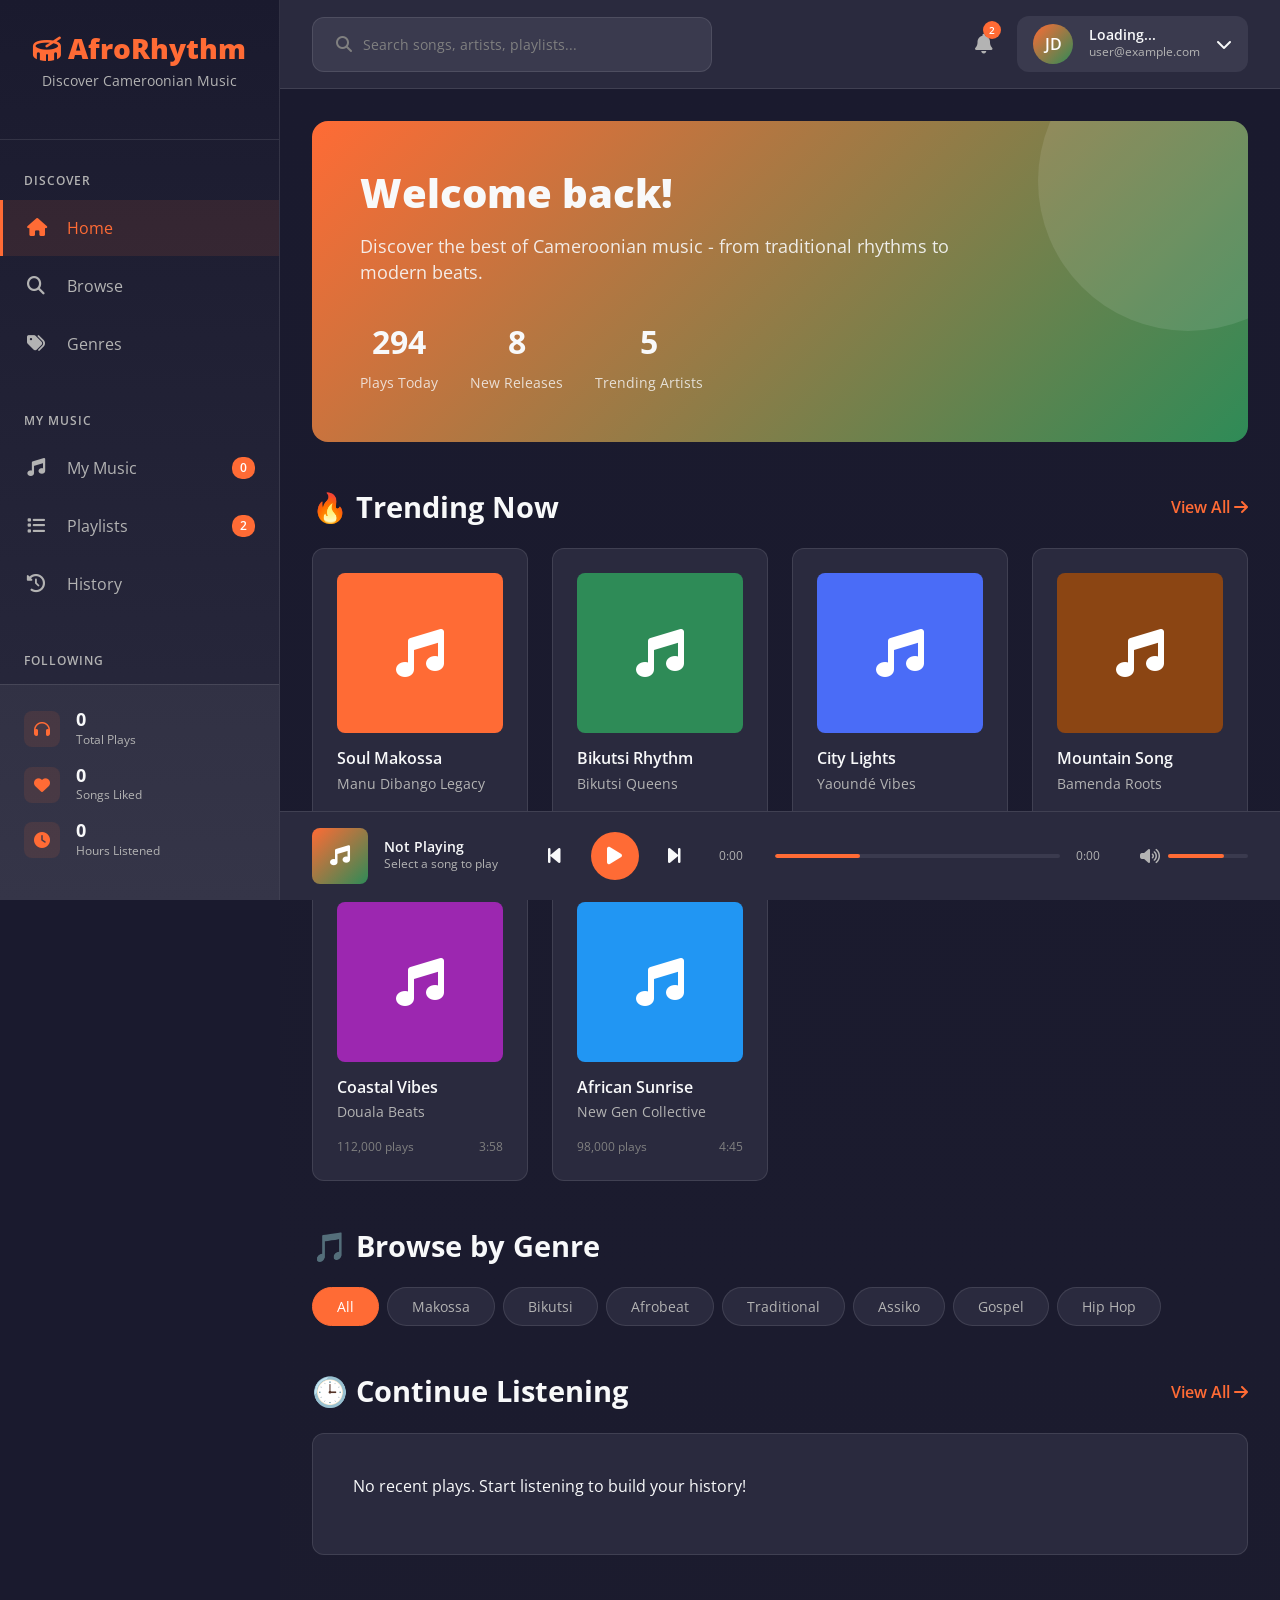
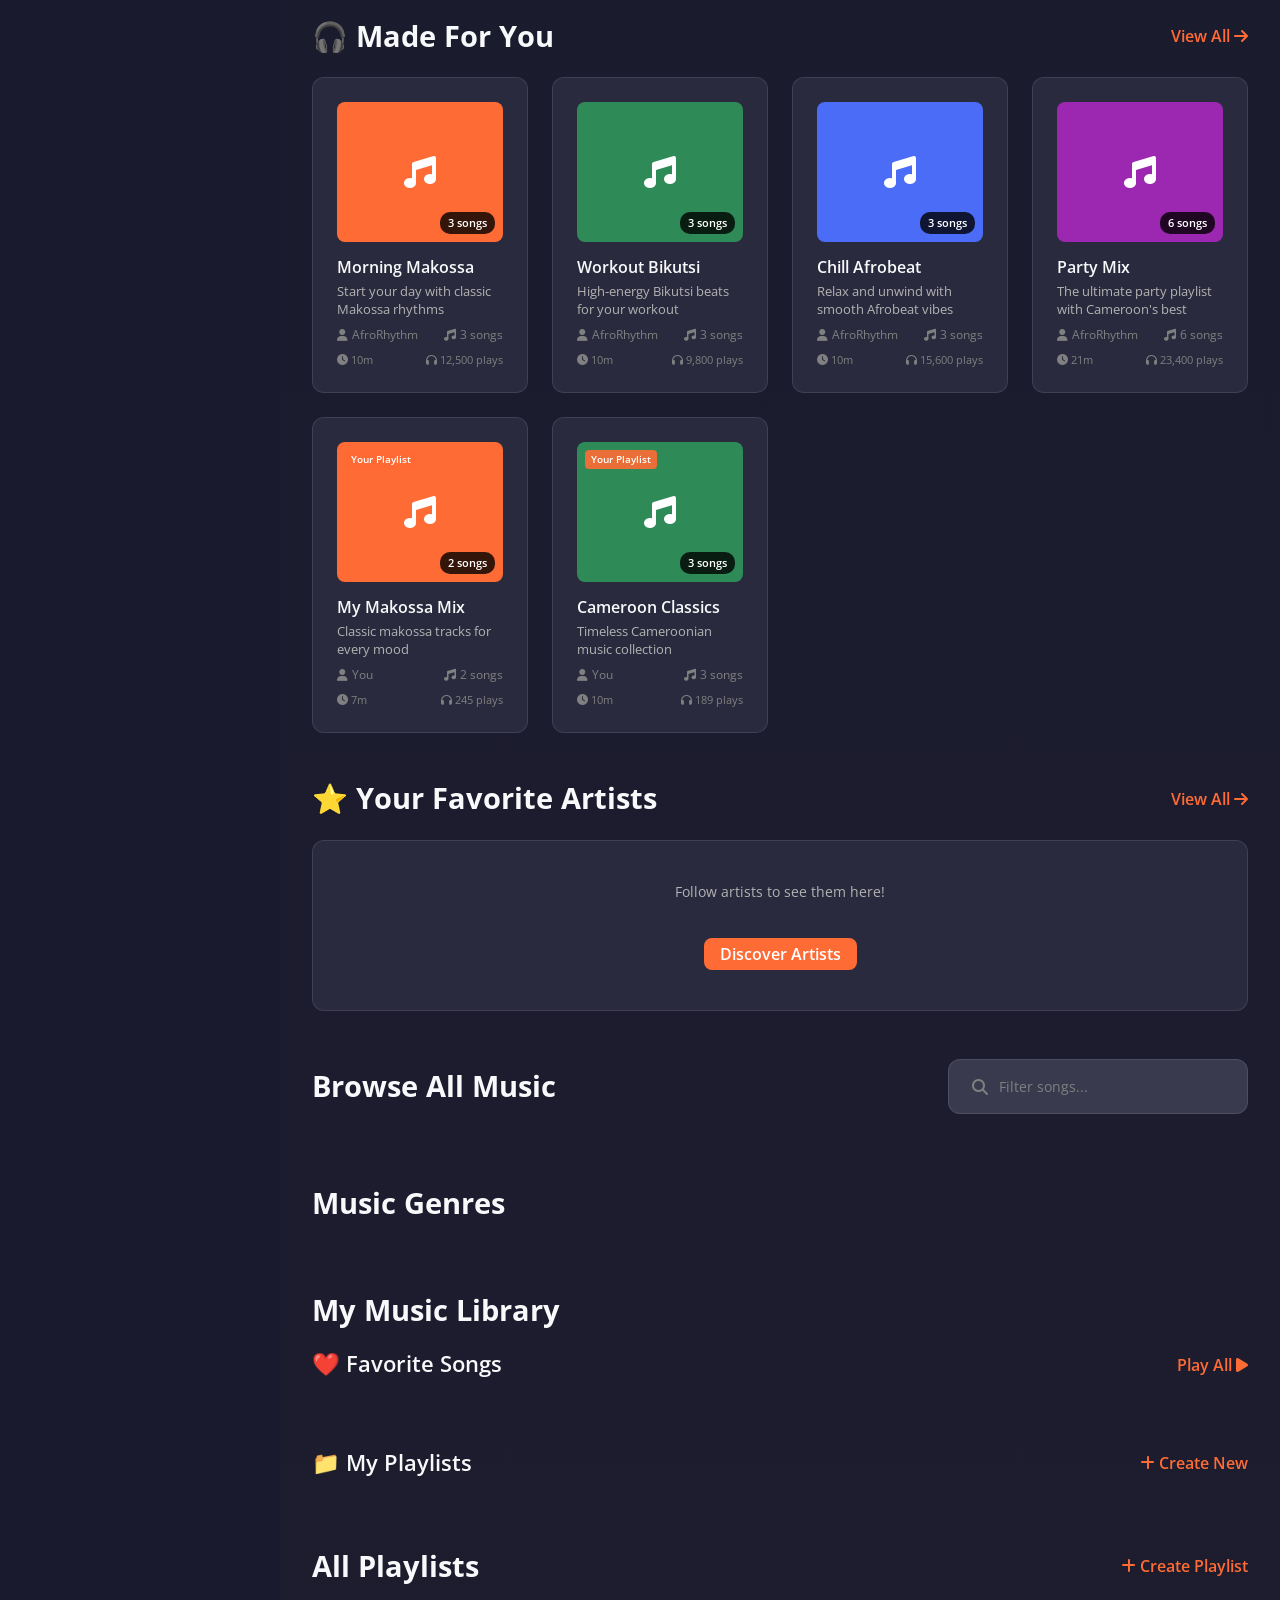
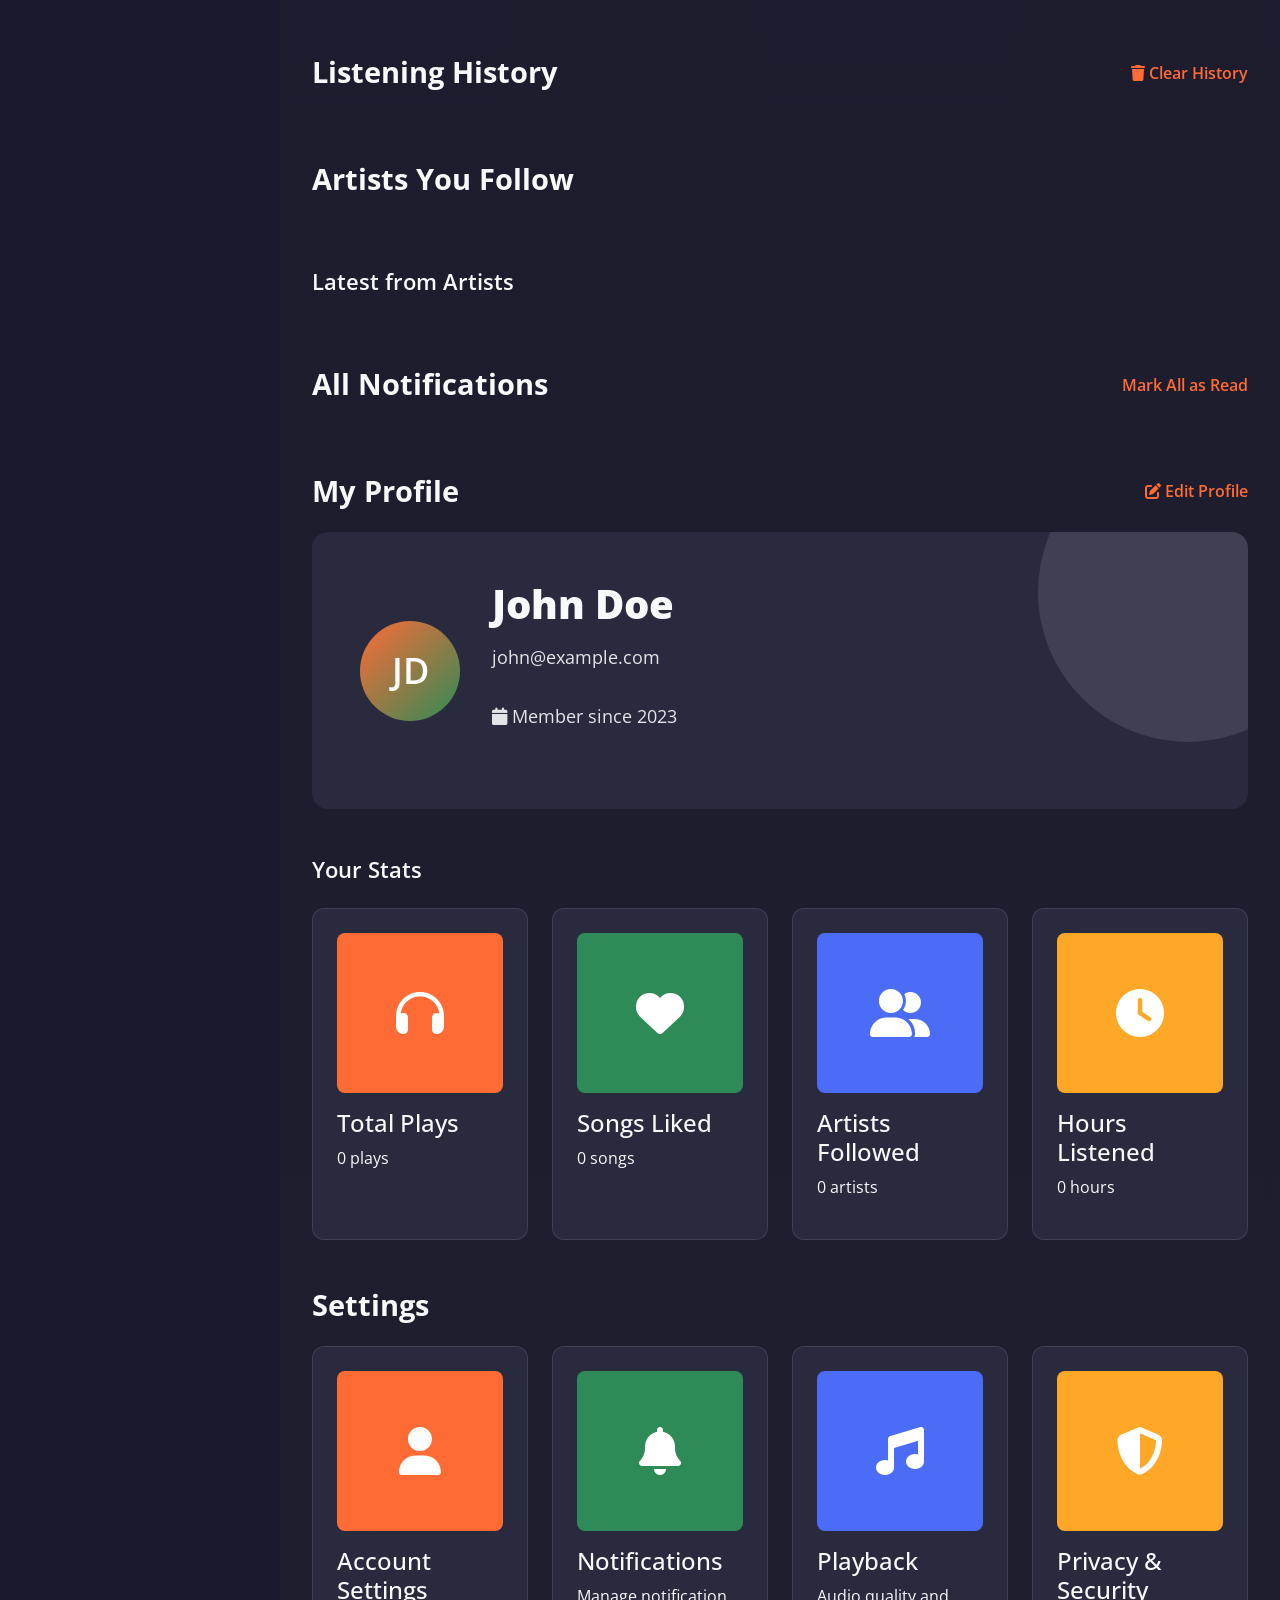
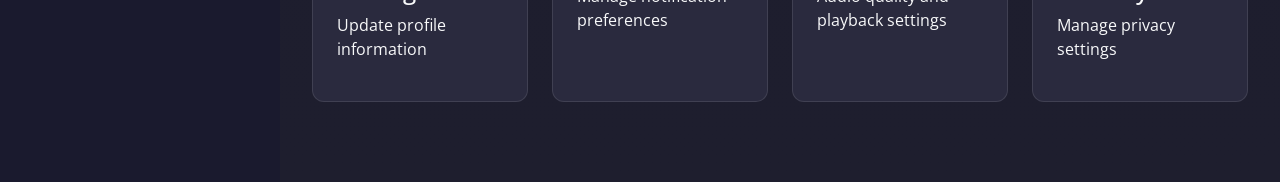
<file: frontend/fan.html>
<!DOCTYPE html>
<html lang="en">
<head>
    <meta charset="UTF-8">
    <meta name="viewport" content="width=device-width, initial-scale=1.0">
    <title>AfroRhythm - Fan Dashboard</title>
    <!-- Bootstrap 5 CSS -->
    <link href="https://cdn.jsdelivr.net/npm/bootstrap@5.3.0-alpha1/dist/css/bootstrap.min.css" rel="stylesheet">
    <!-- Font Awesome Icons -->
    <link rel="stylesheet" href="https://cdnjs.cloudflare.com/ajax/libs/font-awesome/6.4.0/css/all.min.css">
    <!-- Google Fonts -->
    <link href="https://fonts.googleapis.com/css2?family=Poppins:wght@300;400;500;600;700&family=Montserrat:wght@800;900&family=Open+Sans:wght@400;600&display=swap" rel="stylesheet">
    <!-- AOS Animation Library -->
    <link rel="stylesheet" href="https://unpkg.com/aos@2.3.1/dist/aos.css">
    
    <style>
        /* ALL YOUR CSS STYLES FROM BEFORE GO HERE */
        /* Copy the entire <style> section from your original HTML */
        :root {
            --primary-color: #FF6B35;
            --secondary-color: #2E8B57;
            --accent-color: #8B4513;
            --dark-color: #1A1A2E;
            --light-color: #F8F9FA;
            --bg-primary: var(--dark-color);
            --bg-secondary: #2a2a3e;
            --bg-tertiary: #3a3a4e;
            --text-primary: var(--light-color);
            --text-secondary: #b3b3b3;
            --text-muted: #808080;
            --spacing-xs: 4px;
            --spacing-sm: 8px;
            --spacing-md: 16px;
            --spacing-lg: 24px;
            --spacing-xl: 32px;
            --spacing-xxl: 48px;
            --radius-sm: 4px;
            --radius-md: 8px;
            --radius-lg: 12px;
            --radius-xl: 16px;
        }

        * {
            margin: 0;
            padding: 0;
            box-sizing: border-box;
        }

        body {
            font-family: 'Open Sans', sans-serif;
            background-color: var(--bg-primary);
            color: var(--text-primary);
            overflow-x: hidden;
        }

        /* App Layout */
        .app {
            display: flex;
            min-height: 100vh;
        }

        /* Enhanced Sidebar */
        .sidebar {
            width: 280px;
            background: linear-gradient(180deg, var(--dark-color) 0%, #2a2a3e 100%);
            border-right: 1px solid rgba(255, 255, 255, 0.1);
            position: fixed;
            height: 100vh;
            left: 0;
            top: 0;
            z-index: 1000;
            display: flex;
            flex-direction: column;
            transition: transform 0.3s ease;
        }

        .sidebar-header {
            padding: var(--spacing-xl) var(--spacing-lg);
            border-bottom: 1px solid rgba(255, 255, 255, 0.1);
            text-align: center;
        }

        .sidebar-header h1 {
            color: var(--primary-color);
            font-size: 28px;
            font-weight: 900;
            margin: 0;
        }

        .sidebar-header p {
            color: var(--text-secondary);
            font-size: 14px;
            margin-top: var(--spacing-xs);
        }

        .sidebar-nav {
            flex: 1;
            padding: var(--spacing-lg) 0;
            overflow-y: auto;
        }

        .nav-section {
            margin-bottom: var(--spacing-xl);
        }

        .nav-section-title {
            padding: var(--spacing-sm) var(--spacing-lg);
            color: var(--text-secondary);
            font-size: 12px;
            font-weight: 600;
            text-transform: uppercase;
            letter-spacing: 1px;
        }

        .nav-item {
            display: flex;
            align-items: center;
            padding: var(--spacing-md) var(--spacing-lg);
            color: var(--text-secondary);
            text-decoration: none;
            transition: all 0.2s ease;
            border-left: 3px solid transparent;
            margin: 2px 0;
            cursor: pointer;
        }

        .nav-item:hover {
            background: rgba(255, 255, 255, 0.05);
            color: var(--text-primary);
            border-left-color: var(--primary-color);
        }

        .nav-item.active {
            background: rgba(255, 107, 53, 0.1);
            color: var(--primary-color);
            border-left-color: var(--primary-color);
        }

        .nav-item i {
            width: 24px;
            margin-right: var(--spacing-md);
            font-size: 18px;
        }

        .nav-badge {
            margin-left: auto;
            background: var(--primary-color);
            color: white;
            font-size: 12px;
            padding: 2px 8px;
            border-radius: 10px;
            font-weight: 600;
        }

        /* Quick Stats */
        .quick-stats {
            padding: var(--spacing-lg);
            background: rgba(255, 255, 255, 0.05);
            border-top: 1px solid rgba(255, 255, 255, 0.1);
        }

        .stat-item {
            display: flex;
            align-items: center;
            margin-bottom: var(--spacing-md);
        }

        .stat-icon {
            width: 36px;
            height: 36px;
            background: rgba(255, 107, 53, 0.1);
            border-radius: 8px;
            display: flex;
            align-items: center;
            justify-content: center;
            color: var(--primary-color);
            margin-right: var(--spacing-md);
        }

        .stat-info h4 {
            font-size: 18px;
            font-weight: 700;
            margin: 0;
        }

        .stat-info p {
            font-size: 12px;
            color: var(--text-secondary);
            margin: 0;
        }

        /* Main Content */
        .main-content {
            flex: 1;
            margin-left: 280px;
            display: flex;
            flex-direction: column;
            min-height: 100vh;
        }

        /* Enhanced Top Bar */
        .top-bar {
            background: var(--bg-secondary);
            border-bottom: 1px solid rgba(255, 255, 255, 0.1);
            padding: var(--spacing-md) var(--spacing-xl);
            display: flex;
            align-items: center;
            justify-content: space-between;
            position: sticky;
            top: 0;
            z-index: 100;
            backdrop-filter: blur(10px);
        }

        .top-bar-left {
            display: flex;
            align-items: center;
            gap: var(--spacing-lg);
        }

        .search-container {
            position: relative;
            width: 400px;
        }

        .search-input {
            width: 100%;
            background: var(--bg-tertiary);
            border: 1px solid rgba(255, 255, 255, 0.1);
            border-radius: var(--radius-lg);
            padding: var(--spacing-md) var(--spacing-lg) var(--spacing-md) 50px;
            color: var(--text-primary);
            font-size: 14px;
        }

        .search-input::placeholder {
            color: var(--text-muted);
        }

        .search-icon {
            position: absolute;
            left: var(--spacing-lg);
            top: 50%;
            transform: translateY(-50%);
            color: var(--text-muted);
        }

        .top-bar-right {
            display: flex;
            align-items: center;
            gap: var(--spacing-md);
        }

        .notification-btn {
            position: relative;
            background: none;
            border: none;
            color: var(--text-secondary);
            font-size: 20px;
            cursor: pointer;
            padding: var(--spacing-sm);
            border-radius: var(--radius-md);
            transition: all 0.2s ease;
        }

        .notification-btn:hover {
            background: var(--bg-tertiary);
            color: var(--text-primary);
        }

        .notification-badge {
            position: absolute;
            top: 0;
            right: 0;
            background: var(--primary-color);
            color: white;
            font-size: 10px;
            font-weight: 600;
            width: 18px;
            height: 18px;
            border-radius: 50%;
            display: flex;
            align-items: center;
            justify-content: center;
        }

        .user-profile {
            display: flex;
            align-items: center;
            gap: var(--spacing-md);
            padding: var(--spacing-sm) var(--spacing-md);
            background: var(--bg-tertiary);
            border-radius: var(--radius-lg);
            cursor: pointer;
            transition: all 0.2s ease;
        }

        .user-profile:hover {
            background: rgba(255, 255, 255, 0.1);
        }

        .user-avatar {
            width: 40px;
            height: 40px;
            background: linear-gradient(135deg, var(--primary-color), var(--secondary-color));
            border-radius: 50%;
            display: flex;
            align-items: center;
            justify-content: center;
            font-weight: 600;
            color: white;
        }

        .user-info h4 {
            font-size: 14px;
            font-weight: 600;
            margin: 0;
        }

        .user-info p {
            font-size: 12px;
            color: var(--text-secondary);
            margin: 0;
        }

        /* Content Area */
        .content-area {
            flex: 1;
            padding: var(--spacing-xl);
            overflow-y: auto;
            background: linear-gradient(180deg, var(--bg-primary) 0%, #1e1e2e 100%);
        }

        /* Hero Welcome */
        .hero-welcome {
            background: linear-gradient(135deg, var(--primary-color), var(--secondary-color));
            border-radius: var(--radius-xl);
            padding: var(--spacing-xxl);
            margin-bottom: var(--spacing-xxl);
            position: relative;
            overflow: hidden;
        }

        .hero-welcome::before {
            content: '';
            position: absolute;
            top: 0;
            right: 0;
            width: 300px;
            height: 300px;
            background: rgba(255, 255, 255, 0.1);
            border-radius: 50%;
            transform: translate(30%, -30%);
        }

        .hero-content h1 {
            font-size: 2.5rem;
            font-weight: 800;
            margin-bottom: var(--spacing-md);
        }

        .hero-content p {
            font-size: 1.1rem;
            opacity: 0.9;
            max-width: 600px;
            margin-bottom: var(--spacing-xl);
        }

        .hero-stats {
            display: flex;
            gap: var(--spacing-xl);
            flex-wrap: wrap;
        }

        .hero-stat {
            text-align: center;
        }

        .hero-stat-value {
            display: block;
            font-size: 2rem;
            font-weight: 700;
            margin-bottom: var(--spacing-xs);
        }

        .hero-stat-label {
            font-size: 0.9rem;
            opacity: 0.8;
        }

        /* Section Styles */
        .section {
            margin-bottom: var(--spacing-xxl);
        }

        .section-header {
            display: flex;
            justify-content: space-between;
            align-items: center;
            margin-bottom: var(--spacing-lg);
        }

        .section-header h2 {
            font-size: 1.8rem;
            font-weight: 700;
            margin: 0;
        }

        .section-header h3 {
            font-size: 1.4rem;
            font-weight: 600;
            margin: 0;
        }

        .view-all {
            color: var(--primary-color);
            text-decoration: none;
            font-weight: 600;
            display: flex;
            align-items: center;
            gap: var(--spacing-xs);
            transition: all 0.2s ease;
            cursor: pointer;
            background: none;
            border: none;
        }

        .view-all:hover {
            color: var(--secondary-color);
            gap: var(--spacing-md);
        }

        /* Cards Grid */
        .cards-grid {
            display: grid;
            grid-template-columns: repeat(auto-fill, minmax(200px, 1fr));
            gap: var(--spacing-lg);
        }

        .song-card {
            background: var(--bg-secondary);
            border-radius: var(--radius-lg);
            padding: var(--spacing-lg);
            border: 1px solid rgba(255, 255, 255, 0.1);
            transition: all 0.3s ease;
            cursor: pointer;
            position: relative;
        }

        .song-card:hover {
            transform: translateY(-4px);
            border-color: var(--primary-color);
            box-shadow: 0 10px 30px rgba(0, 0, 0, 0.3);
        }

        .song-cover {
            width: 100%;
            height: 160px;
            background: linear-gradient(135deg, var(--primary-color), var(--secondary-color));
            border-radius: var(--radius-md);
            margin-bottom: var(--spacing-md);
            display: flex;
            align-items: center;
            justify-content: center;
            font-size: 48px;
            color: white;
            overflow: hidden;
            position: relative;
        }

        .song-cover img {
            width: 100%;
            height: 100%;
            object-fit: cover;
        }

        .song-info h4 {
            font-size: 16px;
            font-weight: 600;
            margin-bottom: var(--spacing-xs);
            overflow: hidden;
            text-overflow: ellipsis;
            white-space: nowrap;
        }

        .song-info p {
            font-size: 14px;
            color: var(--text-secondary);
            margin: 0;
        }

        .song-meta {
            display: flex;
            justify-content: space-between;
            align-items: center;
            margin-top: var(--spacing-md);
            font-size: 12px;
            color: var(--text-muted);
        }

        .song-actions {
            position: absolute;
            top: var(--spacing-md);
            right: var(--spacing-md);
            display: flex;
            gap: var(--spacing-xs);
            opacity: 0;
            transition: opacity 0.3s ease;
        }

        .song-card:hover .song-actions {
            opacity: 1;
        }

        .action-btn {
            width: 32px;
            height: 32px;
            background: rgba(0, 0, 0, 0.7);
            border: none;
            border-radius: 50%;
            color: white;
            display: flex;
            align-items: center;
            justify-content: center;
            cursor: pointer;
            transition: all 0.2s ease;
        }

        .action-btn:hover {
            background: var(--primary-color);
            transform: scale(1.1);
        }

        /* Enhanced Playlist Cards */
        .playlist-card {
            background: var(--bg-secondary);
            border-radius: var(--radius-lg);
            padding: var(--spacing-lg);
            border: 1px solid rgba(255, 255, 255, 0.1);
            transition: all 0.3s ease;
            cursor: pointer;
            position: relative;
        }

        .playlist-card:hover {
            transform: translateY(-4px);
            border-color: var(--primary-color);
            box-shadow: 0 10px 30px rgba(0, 0, 0, 0.3);
        }

        .playlist-cover {
            width: 100%;
            height: 140px;
            background: linear-gradient(135deg, var(--primary-color), var(--secondary-color));
            border-radius: var(--radius-md);
            margin-bottom: var(--spacing-md);
            display: flex;
            align-items: center;
            justify-content: center;
            font-size: 32px;
            color: white;
            position: relative;
            overflow: hidden;
        }

        .playlist-overlay {
            position: absolute;
            top: 0;
            left: 0;
            right: 0;
            bottom: 0;
            background: rgba(0, 0, 0, 0.5);
            display: flex;
            align-items: center;
            justify-content: center;
            opacity: 0;
            transition: opacity 0.3s ease;
        }

        .playlist-cover:hover .playlist-overlay {
            opacity: 1;
        }

        .play-playlist-btn {
            width: 48px;
            height: 48px;
            background: var(--primary-color);
            border: none;
            border-radius: 50%;
            color: white;
            font-size: 18px;
            cursor: pointer;
            display: flex;
            align-items: center;
            justify-content: center;
            transition: all 0.2s ease;
        }

        .play-playlist-btn:hover {
            background: var(--secondary-color);
            transform: scale(1.1);
        }

        .playlist-count {
            position: absolute;
            bottom: var(--spacing-sm);
            right: var(--spacing-sm);
            background: rgba(0, 0, 0, 0.8);
            color: white;
            font-size: 11px;
            padding: 3px 8px;
            border-radius: 10px;
            font-weight: 600;
            backdrop-filter: blur(4px);
        }

        .playlist-badge {
            position: absolute;
            top: var(--spacing-sm);
            left: var(--spacing-sm);
            background: rgba(255, 107, 53, 0.9);
            color: white;
            font-size: 10px;
            padding: 2px 6px;
            border-radius: 4px;
            font-weight: 600;
        }

        .playlist-info h4 {
            font-size: 16px;
            font-weight: 600;
            margin-bottom: var(--spacing-xs);
        }

        .playlist-description {
            font-size: 13px;
            color: var(--text-secondary);
            margin-bottom: var(--spacing-sm);
            line-height: 1.4;
            display: -webkit-box;
            -webkit-line-clamp: 2;
            -webkit-box-orient: vertical;
            overflow: hidden;
            min-height: 36px;
        }

        .playlist-meta {
            display: flex;
            justify-content: space-between;
            font-size: 12px;
            color: var(--text-muted);
            margin-bottom: var(--spacing-sm);
        }

        .playlist-creator,
        .playlist-songs {
            display: flex;
            align-items: center;
            gap: 4px;
        }

        .playlist-footer {
            display: flex;
            justify-content: space-between;
            font-size: 11px;
            color: var(--text-muted);
        }

        .playlist-duration,
        .playlist-plays {
            display: flex;
            align-items: center;
            gap: 3px;
        }

        .playlist-actions {
            position: absolute;
            top: var(--spacing-md);
            right: var(--spacing-md);
            display: flex;
            gap: var(--spacing-xs);
            opacity: 0;
            transition: opacity 0.3s ease;
        }

        .playlist-card:hover .playlist-actions {
            opacity: 1;
        }

        .playlist-action-btn {
            width: 28px;
            height: 28px;
            background: rgba(0, 0, 0, 0.7);
            border: none;
            border-radius: 50%;
            color: white;
            font-size: 12px;
            cursor: pointer;
            display: flex;
            align-items: center;
            justify-content: center;
            transition: all 0.2s ease;
        }

        .playlist-action-btn:hover {
            background: var(--primary-color);
            transform: scale(1.1);
        }

        .playlist-action-btn.liked {
            color: var(--primary-color);
            background: rgba(255, 107, 53, 0.2);
        }

        .playlist-action-btn.liked:hover {
            background: rgba(255, 107, 53, 0.3);
        }

        /* Artist Cards */
        .artist-card {
            background: var(--bg-secondary);
            border-radius: var(--radius-lg);
            padding: var(--spacing-lg);
            border: 1px solid rgba(255, 255, 255, 0.1);
            transition: all 0.3s ease;
            cursor: pointer;
            text-align: center;
        }

        .artist-card:hover {
            transform: translateY(-4px);
            border-color: var(--primary-color);
        }

        .artist-avatar {
            width: 80px;
            height: 80px;
            background: linear-gradient(135deg, var(--primary-color), var(--secondary-color));
            border-radius: 50%;
            margin: 0 auto var(--spacing-md);
            display: flex;
            align-items: center;
            justify-content: center;
            font-size: 24px;
            color: white;
            font-weight: 600;
        }

        .artist-card h4 {
            font-size: 16px;
            font-weight: 600;
            margin-bottom: var(--spacing-xs);
        }

        .artist-card p {
            font-size: 14px;
            color: var(--text-secondary);
            margin-bottom: var(--spacing-md);
        }

        .follow-btn {
            background: var(--primary-color);
            border: none;
            color: white;
            padding: var(--spacing-xs) var(--spacing-md);
            border-radius: var(--radius-md);
            font-weight: 600;
            cursor: pointer;
            transition: all 0.2s ease;
            width: 100%;
        }

        .follow-btn:hover {
            background: var(--secondary-color);
        }

        .follow-btn.following {
            background: var(--bg-tertiary);
            color: var(--text-secondary);
        }

        .follow-btn.unfollow-btn {
            background: var(--bg-tertiary);
            color: var(--text-secondary);
        }

        .follow-btn.unfollow-btn:hover {
            background: #dc3545;
            color: white;
        }

        /* Enhanced Favorite Button */
        .favorite-btn.favorited {
            color: var(--primary-color);
            background: rgba(255, 107, 53, 0.2);
        }

        .favorite-btn.favorited:hover {
            background: rgba(255, 107, 53, 0.3);
        }

        /* Genre Chips */
        .genre-chips {
            display: flex;
            flex-wrap: wrap;
            gap: var(--spacing-sm);
            margin-bottom: var(--spacing-xl);
        }

        .genre-chip {
            background: var(--bg-secondary);
            border: 1px solid rgba(255, 255, 255, 0.1);
            color: var(--text-secondary);
            padding: var(--spacing-sm) var(--spacing-lg);
            border-radius: 20px;
            font-size: 14px;
            cursor: pointer;
            transition: all 0.2s ease;
        }

        .genre-chip:hover {
            background: var(--primary-color);
            color: white;
            border-color: var(--primary-color);
        }

        .genre-chip.active {
            background: var(--primary-color);
            color: white;
            border-color: var(--primary-color);
        }

        /* Recently Played */
        .recently-played {
            display: flex;
            gap: var(--spacing-lg);
            overflow-x: auto;
            padding-bottom: var(--spacing-md);
            scrollbar-width: thin;
            scrollbar-color: var(--primary-color) var(--bg-tertiary);
        }

        .recently-played::-webkit-scrollbar {
            height: 6px;
        }

        .recently-played::-webkit-scrollbar-track {
            background: var(--bg-tertiary);
            border-radius: 3px;
        }

        .recently-played::-webkit-scrollbar-thumb {
            background: var(--primary-color);
            border-radius: 3px;
        }

        .recent-song {
            min-width: 300px;
            background: var(--bg-secondary);
            border-radius: var(--radius-lg);
            padding: var(--spacing-md);
            border: 1px solid rgba(255, 255, 255, 0.1);
            display: flex;
            align-items: center;
            gap: var(--spacing-md);
            transition: all 0.2s ease;
            cursor: pointer;
        }

        .recent-song:hover {
            background: var(--bg-tertiary);
            border-color: var(--primary-color);
        }

        .recent-cover {
            width: 48px;
            height: 48px;
            background: linear-gradient(135deg, var(--primary-color), var(--secondary-color));
            border-radius: var(--radius-md);
            flex-shrink: 0;
            display: flex;
            align-items: center;
            justify-content: center;
            font-size: 20px;
            color: white;
        }

        .recent-info h5 {
            font-size: 14px;
            font-weight: 600;
            margin-bottom: 2px;
        }

        .recent-info p {
            font-size: 12px;
            color: var(--text-secondary);
            margin: 0;
        }

        /* Activity Feed */
        .activity-feed {
            display: flex;
            flex-direction: column;
            gap: var(--spacing-md);
        }

        .activity-item {
            background: var(--bg-secondary);
            border-radius: var(--radius-lg);
            padding: var(--spacing-lg);
            border: 1px solid rgba(255, 255, 255, 0.1);
            display: flex;
            align-items: flex-start;
            gap: var(--spacing-md);
            transition: all 0.2s ease;
        }

        .activity-item:hover {
            background: var(--bg-tertiary);
        }

        .activity-icon {
            width: 40px;
            height: 40px;
            background: rgba(255, 107, 53, 0.1);
            border-radius: 50%;
            display: flex;
            align-items: center;
            justify-content: center;
            color: var(--primary-color);
            flex-shrink: 0;
        }

        .activity-content {
            flex: 1;
        }

        .activity-content p {
            margin: 0;
            line-height: 1.5;
        }

        .activity-meta {
            display: flex;
            justify-content: space-between;
            align-items: center;
            margin-top: var(--spacing-xs);
        }

        .activity-time {
            font-size: 12px;
            color: var(--text-muted);
        }

        .activity-action {
            color: var(--primary-color);
            font-size: 12px;
            font-weight: 600;
            cursor: pointer;
        }

        /* Create Playlist Card */
        .create-card {
            border: 2px dashed rgba(255, 255, 255, 0.3);
            background: transparent;
            display: flex;
            flex-direction: column;
            align-items: center;
            justify-content: center;
            cursor: pointer;
        }

        .create-card:hover {
            border-color: var(--primary-color);
            background: rgba(255, 107, 53, 0.05);
            transform: scale(1.02);
        }

        .create-icon {
            width: 48px;
            height: 48px;
            background: var(--bg-tertiary);
            border-radius: 50%;
            display: flex;
            align-items: center;
            justify-content: center;
            color: var(--primary-color);
            font-size: 20px;
            margin-bottom: var(--spacing-md);
        }

        /* Now Playing Bar */
        .now-playing {
            position: fixed;
            bottom: 0;
            left: 280px;
            right: 0;
            background: var(--bg-secondary);
            border-top: 1px solid rgba(255, 255, 255, 0.1);
            padding: var(--spacing-md) var(--spacing-xl);
            display: flex;
            align-items: center;
            gap: var(--spacing-lg);
            z-index: 1000;
        }

        .now-playing-info {
            display: flex;
            align-items: center;
            gap: var(--spacing-md);
            flex: 1;
        }

        .now-playing-cover {
            width: 56px;
            height: 56px;
            background: linear-gradient(135deg, var(--primary-color), var(--secondary-color));
            border-radius: var(--radius-md);
            flex-shrink: 0;
            display: flex;
            align-items: center;
            justify-content: center;
            color: white;
            font-size: 20px;
        }

        .now-playing-details h5 {
            font-size: 14px;
            font-weight: 600;
            margin: 0;
        }

        .now-playing-details p {
            font-size: 12px;
            color: var(--text-secondary);
            margin: 0;
        }

        .now-playing-controls {
            display: flex;
            align-items: center;
            gap: var(--spacing-md);
        }

        .control-btn {
            width: 40px;
            height: 40px;
            background: none;
            border: none;
            color: var(--text-primary);
            font-size: 20px;
            cursor: pointer;
            border-radius: 50%;
            display: flex;
            align-items: center;
            justify-content: center;
            transition: all 0.2s ease;
        }

        .control-btn:hover {
            background: var(--bg-tertiary);
        }

        .play-btn {
            width: 48px;
            height: 48px;
            background: var(--primary-color);
            color: white;
        }

        .play-btn:hover {
            background: var(--secondary-color);
            transform: scale(1.05);
        }

        .progress-container {
            flex: 2;
            display: flex;
            align-items: center;
            gap: var(--spacing-md);
        }

        .progress-bar {
            flex: 1;
            height: 4px;
            background: var(--bg-tertiary);
            border-radius: 2px;
            cursor: pointer;
            position: relative;
            overflow: hidden;
        }

        .progress-fill {
            position: absolute;
            top: 0;
            left: 0;
            height: 100%;
            background: var(--primary-color);
            border-radius: 2px;
            width: 30%;
        }

        .time {
            font-size: 12px;
            color: var(--text-secondary);
            min-width: 40px;
        }

        /* Volume Control */
        .volume-control {
            display: flex;
            align-items: center;
            gap: var(--spacing-sm);
        }

        .volume-btn {
            background: none;
            border: none;
            color: var(--text-secondary);
            cursor: pointer;
            font-size: 16px;
        }

        .volume-slider {
            width: 80px;
            height: 4px;
            background: var(--bg-tertiary);
            border-radius: 2px;
            cursor: pointer;
            position: relative;
        }

        .volume-level {
            position: absolute;
            top: 0;
            left: 0;
            height: 100%;
            background: var(--primary-color);
            border-radius: 2px;
            width: 70%;
        }

        /* Empty States */
        .empty-state {
            text-align: center;
            padding: var(--spacing-xxl);
            color: var(--text-secondary);
        }

        .empty-state i {
            font-size: 48px;
            margin-bottom: var(--spacing-lg);
            opacity: 0.5;
        }

        .empty-state h3 {
            font-size: 1.5rem;
            margin-bottom: var(--spacing-sm);
            color: var(--text-primary);
        }

        .empty-state p {
            font-size: 1rem;
            margin-bottom: var(--spacing-lg);
        }

        .empty-action {
            background: var(--primary-color);
            color: white;
            border: none;
            padding: var(--spacing-md) var(--spacing-lg);
            border-radius: var(--radius-lg);
            font-weight: 600;
            cursor: pointer;
            transition: all 0.2s ease;
        }

        .empty-action:hover {
            background: var(--secondary-color);
            transform: translateY(-2px);
        }

        /* Notification Toast */
        .notification-toast {
            position: fixed !important;
            top: 20px;
            right: 20px;
            background: #28a745;
            color: white;
            padding: 12px 24px;
            border-radius: 8px;
            z-index: 9999;
            box-shadow: 0 4px 12px rgba(0,0,0,0.15);
            animation: slideIn 0.3s ease;
            display: flex;
            align-items: center;
            gap: 10px;
            max-width: 400px;
            word-wrap: break-word;
        }

        .notification-toast.info {
            background: #007bff;
        }

        .notification-toast.warning {
            background: #ffc107;
            color: #212529;
        }

        .notification-toast.error {
            background: #dc3545;
        }

        @keyframes slideIn {
            from { transform: translateX(100%); opacity: 0; }
            to { transform: translateX(0); opacity: 1; }
        }

        @keyframes slideOut {
            from { transform: translateX(0); opacity: 1; }
            to { transform: translateX(100%); opacity: 0; }
        }

        /* Modal Overlay */
        .modal-overlay {
            position: fixed;
            top: 0;
            left: 0;
            right: 0;
            bottom: 0;
            background: rgba(0, 0, 0, 0.7);
            display: flex;
            align-items: center;
            justify-content: center;
            z-index: 2000;
        }

        /* Color Options for Avatar */
        .color-option {
            transition: transform 0.2s ease;
        }

        .color-option:hover {
            transform: scale(1.1);
        }

        .color-option.selected {
            border: 3px solid white !important;
            box-shadow: 0 0 0 2px var(--primary-color);
        }

        /* Playlist Option Menu */
        .playlist-option {
            display: flex;
            align-items: center;
            gap: 10px;
            padding: 10px 15px;
            width: 100%;
            background: none;
            border: none;
            color: var(--text-primary);
            text-align: left;
            cursor: pointer;
            transition: all 0.2s ease;
        }

        .playlist-option:hover {
            background: var(--bg-tertiary);
        }

        .playlist-option i {
            width: 20px;
            text-align: center;
        }

        /* Loading States */
        .loading {
            opacity: 0.7;
            pointer-events: none;
        }

        .loading::after {
            content: '';
            position: absolute;
            top: 50%;
            left: 50%;
            transform: translate(-50%, -50%);
            width: 30px;
            height: 30px;
            border: 3px solid rgba(255, 255, 255, 0.1);
            border-top-color: var(--primary-color);
            border-radius: 50%;
            animation: spin 1s linear infinite;
        }

        @keyframes spin {
            to {
                transform: translate(-50%, -50%) rotate(360deg);
            }
        }

        /* Responsive Design */
        @media (max-width: 1200px) {
            .sidebar {
                width: 240px;
            }
            
            .main-content {
                margin-left: 240px;
            }
            
            .now-playing {
                left: 240px;
            }
            
            .search-container {
                width: 300px;
            }
        }

        @media (max-width: 992px) {
            .sidebar {
                transform: translateX(-100%);
            }
            
            .sidebar.active {
                transform: translateX(0);
            }
            
            .main-content {
                margin-left: 0;
            }
            
            .now-playing {
                left: 0;
            }
            
            .menu-toggle {
                display: block;
            }
            
            .search-container {
                width: 250px;
            }
        }

        @media (max-width: 768px) {
            .hero-welcome {
                padding: var(--spacing-xl);
            }
            
            .hero-content h1 {
                font-size: 2rem;
            }
            
            .cards-grid {
                grid-template-columns: repeat(auto-fill, minmax(150px, 1fr));
            }
            
            .top-bar {
                flex-direction: column;
                gap: var(--spacing-md);
                padding: var(--spacing-md);
            }
            
            .search-container {
                width: 100%;
            }
            
            .now-playing {
                flex-direction: column;
                gap: var(--spacing-md);
                padding: var(--spacing-md);
            }
            
            .progress-container {
                width: 100%;
            }
            
            .playlist-actions {
                opacity: 1;
                background: rgba(0, 0, 0, 0.5);
                border-radius: 20px;
                padding: 4px;
            }
            
            .playlist-action-btn {
                width: 24px;
                height: 24px;
                font-size: 10px;
            }
            
            .playlist-description {
                -webkit-line-clamp: 1;
                min-height: 20px;
            }
            
            .playlist-meta {
                flex-direction: column;
                gap: 4px;
            }
        }

        /* Menu Toggle for Mobile */
        .menu-toggle {
            display: none;
            background: none;
            border: none;
            color: var(--text-primary);
            font-size: 24px;
            cursor: pointer;
            padding: var(--spacing-sm);
        }

        @media (max-width: 992px) {
            .menu-toggle {
                display: block;
            }
        }

        /* Notification Dropdown */
        .notification-dropdown {
            position: absolute;
            top: 60px;
            right: 20px;
            width: 350px;
            background: var(--bg-secondary);
            border: 1px solid rgba(255, 255, 255, 0.1);
            border-radius: var(--radius-lg);
            box-shadow: 0 10px 40px rgba(0, 0, 0, 0.3);
            display: none;
            z-index: 1001;
        }

        .notification-dropdown.show {
            display: block;
        }

        .notification-header {
            padding: var(--spacing-md) var(--spacing-lg);
            border-bottom: 1px solid rgba(255, 255, 255, 0.1);
            display: flex;
            justify-content: space-between;
            align-items: center;
        }

        .notification-header h4 {
            margin: 0;
            font-size: 16px;
        }

        .mark-all-read {
            background: none;
            border: none;
            color: var(--primary-color);
            font-size: 14px;
            cursor: pointer;
        }

        .notification-list {
            max-height: 400px;
            overflow-y: auto;
        }

        .notification-item {
            padding: var(--spacing-md) var(--spacing-lg);
            border-bottom: 1px solid rgba(255, 255, 255, 0.05);
            display: flex;
            gap: var(--spacing-md);
            cursor: pointer;
            transition: all 0.2s ease;
        }

        .notification-item:hover {
            background: var(--bg-tertiary);
        }

        .notification-item.unread {
            background: rgba(255, 107, 53, 0.05);
        }

        .notification-icon {
            width: 32px;
            height: 32px;
            background: rgba(255, 107, 53, 0.1);
            border-radius: 50%;
            display: flex;
            align-items: center;
            justify-content: center;
            color: var(--primary-color);
            flex-shrink: 0;
        }

        .notification-content {
            flex: 1;
        }

        .notification-content p {
            margin: 0;
            font-size: 14px;
            line-height: 1.4;
        }

        .notification-time {
            font-size: 12px;
            color: var(--text-muted);
            margin-top: 2px;
        }

        .notification-footer {
            padding: var(--spacing-md);
            text-align: center;
            border-top: 1px solid rgba(255, 255, 255, 0.1);
        }

        .view-all-notifications {
            color: var(--primary-color);
            text-decoration: none;
            font-size: 14px;
            font-weight: 600;
        }
    </style>
</head>
<body>
    <div class="app">
        <!-- Sidebar -->
        <div class="sidebar" id="sidebar">
            <button class="menu-toggle" id="menuToggle">
                <i class="fas fa-bars"></i>
            </button>
            
            <div class="sidebar-header">
                <h1><i class="fas fa-drum"></i> AfroRhythm</h1>
                <p>Discover Cameroonian Music</p>
            </div>
            
            <nav class="sidebar-nav">
                <div class="nav-section">
                    <div class="nav-section-title">DISCOVER</div>
                    <a class="nav-item active" data-view="discover">
                        <i class="fas fa-home"></i>
                        <span>Home</span>
                    </a>
                    <a class="nav-item" data-view="browse">
                        <i class="fas fa-search"></i>
                        <span>Browse</span>
                    </a>
                    <a class="nav-item" data-view="genres">
                        <i class="fas fa-tags"></i>
                        <span>Genres</span>
                    </a>
                </div>
                
                <div class="nav-section">
                    <div class="nav-section-title">MY MUSIC</div>
                    <a class="nav-item" data-view="mymusic">
                        <i class="fas fa-music"></i>
                        <span>My Music</span>
                        <span class="nav-badge" id="favoriteCount">0</span>
                    </a>
                    <a class="nav-item" data-view="playlists">
                        <i class="fas fa-list"></i>
                        <span>Playlists</span>
                        <span class="nav-badge" id="playlistCount">2</span>
                    </a>
                    <a class="nav-item" data-view="history">
                        <i class="fas fa-history"></i>
                        <span>History</span>
                    </a>
                </div>
                
                <div class="nav-section">
                    <div class="nav-section-title">FOLLOWING</div>
                    <a class="nav-item" data-view="following">
                        <i class="fas fa-user-friends"></i>
                        <span>Following</span>
                        <span class="nav-badge" id="followingCount">0</span>
                    </a>
                    <a class="nav-item" data-view="notifications">
                        <i class="fas fa-bell"></i>
                        <span>Notifications</span>
                        <span class="nav-badge" id="notificationCount">2</span>
                    </a>
                </div>
                
                <div class="nav-section">
                    <div class="nav-section-title">ACCOUNT</div>
                    <a class="nav-item" data-view="profile">
                        <i class="fas fa-user"></i>
                        <span>Profile</span>
                    </a>
                    <a class="nav-item" data-view="settings">
                        <i class="fas fa-cog"></i>
                        <span>Settings</span>
                    </a>
                    <a class="nav-item" id="logoutBtn">
                        <i class="fas fa-sign-out-alt"></i>
                        <span>Logout</span>
                    </a>
                </div>
            </nav>
            
            <div class="quick-stats">
                <div class="stat-item">
                    <div class="stat-icon">
                        <i class="fas fa-headphones"></i>
                    </div>
                    <div class="stat-info">
                        <h4 id="totalPlays">0</h4>
                        <p>Total Plays</p>
                    </div>
                </div>
                <div class="stat-item">
                    <div class="stat-icon">
                        <i class="fas fa-heart"></i>
                    </div>
                    <div class="stat-info">
                        <h4 id="totalLikes">0</h4>
                        <p>Songs Liked</p>
                    </div>
                </div>
                <div class="stat-item">
                    <div class="stat-icon">
                        <i class="fas fa-clock"></i>
                    </div>
                    <div class="stat-info">
                        <h4 id="totalHours">0</h4>
                        <p>Hours Listened</p>
                    </div>
                </div>
            </div>
        </div>

        <!-- Main Content -->
        <div class="main-content">
            <!-- Top Bar -->
            <div class="top-bar">
                <div class="top-bar-left">
                    <button class="menu-toggle" id="menuToggle2">
                        <i class="fas fa-bars"></i>
                    </button>
                    <div class="search-container">
                        <i class="fas fa-search search-icon"></i>
                        <input type="text" class="search-input" id="searchInput" placeholder="Search songs, artists, playlists...">
                    </div>
                </div>
                
                <div class="top-bar-right">
                    <button class="notification-btn" id="notificationBtn">
                        <i class="fas fa-bell"></i>
                        <span class="notification-badge" id="notificationBadge">2</span>
                    </button>
                    
                    <div class="user-profile" id="userProfile">
                        <div class="user-avatar" id="userAvatar">JD</div>
                        <div class="user-info">
                            <h4 id="userName">Loading...</h4>
                            <p id="userEmail">user@example.com</p>
                        </div>
                        <i class="fas fa-chevron-down"></i>
                    </div>
                </div>
            </div>

            <!-- Notification Dropdown -->
            <div class="notification-dropdown" id="notificationDropdown">
                <div class="notification-header">
                    <h4>Notifications</h4>
                    <button class="mark-all-read" id="markAllRead">Mark all as read</button>
                </div>
                <div class="notification-list" id="notificationList">
                    <!-- Notifications will be loaded here -->
                </div>
                <div class="notification-footer">
                    <a href="#" class="view-all-notifications" data-view="notifications">View All Notifications</a>
                </div>
            </div>

            <!-- Content Area -->
            <div class="content-area" id="contentArea">
                <!-- Discover View (Default) -->
                <div id="discover-view" class="dashboard-view active">
                    <!-- Hero Welcome Section -->
                    <div class="hero-welcome">
                        <div class="hero-content">
                            <h1 id="welcomeMessage">Welcome back!</h1>
                            <p>Discover the best of Cameroonian music - from traditional rhythms to modern beats.</p>
                            <div class="hero-stats">
                                <div class="hero-stat">
                                    <span class="hero-stat-value" id="dailyPlays">245</span>
                                    <span class="hero-stat-label">Plays Today</span>
                                </div>
                                <div class="hero-stat">
                                    <span class="hero-stat-value" id="newReleases">12</span>
                                    <span class="hero-stat-label">New Releases</span>
                                </div>
                                <div class="hero-stat">
                                    <span class="hero-stat-value" id="trendingArtists">8</span>
                                    <span class="hero-stat-label">Trending Artists</span>
                                </div>
                            </div>
                        </div>
                    </div>

                    <!-- Trending Songs -->
                    <div class="section">
                        <div class="section-header">
                            <h2>🔥 Trending Now</h2>
                            <a href="#" class="view-all" data-view="browse">
                                View All <i class="fas fa-arrow-right"></i>
                            </a>
                        </div>
                        <div class="cards-grid" id="trendingSongs">
                            <!-- Trending songs will be loaded here -->
                        </div>
                    </div>

                    <!-- Genre Navigation -->
                    <div class="section">
                        <div class="section-header">
                            <h2>🎵 Browse by Genre</h2>
                        </div>
                        <div class="genre-chips" id="genreChips">
                            <!-- Genre chips will be loaded here -->
                        </div>
                    </div>

                    <!-- Recently Played -->
                    <div class="section">
                        <div class="section-header">
                            <h2>🕒 Continue Listening</h2>
                            <a href="#" class="view-all" data-view="history">
                                View All <i class="fas fa-arrow-right"></i>
                            </a>
                        </div>
                        <div class="recently-played" id="recentlyPlayed">
                            <!-- Recently played songs will be loaded here -->
                        </div>
                    </div>

                    <!-- Recommended Playlists -->
                    <div class="section">
                        <div class="section-header">
                            <h2>🎧 Made For You</h2>
                            <a href="#" class="view-all" data-view="playlists">
                                View All <i class="fas fa-arrow-right"></i>
                            </a>
                        </div>
                        <div class="cards-grid" id="recommendedPlaylists">
                            <!-- Recommended playlists will be loaded here -->
                        </div>
                    </div>

                    <!-- Favorite Artists -->
                    <div class="section">
                        <div class="section-header">
                            <h2>⭐ Your Favorite Artists</h2>
                            <a href="#" class="view-all" data-view="following">
                                View All <i class="fas fa-arrow-right"></i>
                            </a>
                        </div>
                        <div class="cards-grid" id="favoriteArtists">
                            <!-- Favorite artists will be loaded here -->
                        </div>
                    </div>
                </div>

                <!-- Browse View -->
                <div id="browse-view" class="dashboard-view">
                    <div class="section">
                        <div class="section-header">
                            <h2>Browse All Music</h2>
                            <div class="search-container" style="width: 300px;">
                                <i class="fas fa-search search-icon"></i>
                                <input type="text" class="search-input" id="browseSearch" placeholder="Filter songs...">
                            </div>
                        </div>
                        <div class="cards-grid" id="browseSongs">
                            <!-- All songs will be loaded here -->
                        </div>
                    </div>
                </div>

                <!-- Genres View -->
                <div id="genres-view" class="dashboard-view">
                    <div class="section">
                        <div class="section-header">
                            <h2>Music Genres</h2>
                        </div>
                        <div class="cards-grid" id="genresGrid">
                            <!-- Genre cards will be loaded here -->
                        </div>
                    </div>
                </div>

                <!-- My Music View -->
                <div id="mymusic-view" class="dashboard-view">
                    <div class="section">
                        <div class="section-header">
                            <h2>My Music Library</h2>
                        </div>
                        
                        <!-- Favorites -->
                        <div class="section">
                            <div class="section-header">
                                <h3>❤️ Favorite Songs</h3>
                                <a href="#" class="view-all" data-action="play-all-favorites">
                                    Play All <i class="fas fa-play"></i>
                                </a>
                            </div>
                            <div class="cards-grid" id="myFavoriteSongs">
                                <!-- Favorite songs will be loaded here -->
                            </div>
                        </div>

                        <!-- My Playlists -->
                        <div class="section">
                            <div class="section-header">
                                <h3>📁 My Playlists</h3>
                                <button class="view-all" id="createPlaylistBtn">
                                    <i class="fas fa-plus"></i> Create New
                                </button>
                            </div>
                            <div class="cards-grid" id="myPlaylists">
                                <!-- User's playlists will be loaded here -->
                            </div>
                        </div>
                    </div>
                </div>

                <!-- Playlists View -->
                <div id="playlists-view" class="dashboard-view">
                    <div class="section">
                        <div class="section-header">
                            <h2>All Playlists</h2>
                            <button class="view-all" id="createPlaylistBtn2">
                                <i class="fas fa-plus"></i> Create Playlist
                            </button>
                        </div>
                        <div class="cards-grid" id="allPlaylists">
                            <!-- All playlists will be loaded here -->
                        </div>
                    </div>
                </div>

                <!-- History View -->
                <div id="history-view" class="dashboard-view">
                    <div class="section">
                        <div class="section-header">
                            <h2>Listening History</h2>
                            <button class="view-all" id="clearHistoryBtn">
                                <i class="fas fa-trash"></i> Clear History
                            </button>
                        </div>
                        <div class="cards-grid" id="listeningHistory">
                            <!-- History items will be loaded here -->
                        </div>
                    </div>
                </div>

                <!-- Following View -->
                <div id="following-view" class="dashboard-view">
                    <div class="section">
                        <div class="section-header">
                            <h2>Artists You Follow</h2>
                        </div>
                        <div class="cards-grid" id="followingArtists">
                            <!-- Followed artists will be loaded here -->
                        </div>
                    </div>

                    <!-- Artist Activity -->
                    <div class="section">
                        <div class="section-header">
                            <h3>Latest from Artists</h3>
                        </div>
                        <div class="activity-feed" id="artistActivity">
                            <!-- Artist activity will be loaded here -->
                        </div>
                    </div>
                </div>

                <!-- Notifications View -->
                <div id="notifications-view" class="dashboard-view">
                    <div class="section">
                        <div class="section-header">
                            <h2>All Notifications</h2>
                            <button class="view-all" id="markAllNotificationsRead">
                                Mark All as Read
                            </button>
                        </div>
                        <div class="activity-feed" id="allNotifications">
                            <!-- All notifications will be loaded here -->
                        </div>
                    </div>
                </div>

                <!-- Profile View -->
                <div id="profile-view" class="dashboard-view">
                    <div class="section">
                        <div class="section-header">
                            <h2>My Profile</h2>
                            <button class="view-all" id="editProfileBtn">
                                <i class="fas fa-edit"></i> Edit Profile
                            </button>
                        </div>
                        
                        <!-- Profile Info -->
                        <div class="hero-welcome" style="background: var(--bg-secondary);">
                            <div class="hero-content">
                                <div style="display: flex; align-items: center; gap: var(--spacing-xl);">
                                    <div class="user-avatar" style="width: 100px; height: 100px; font-size: 36px;" id="profileAvatar">JD</div>
                                    <div>
                                        <h1 id="profileName">John Doe</h1>
                                        <p id="profileEmail">john@example.com</p>
                                        <p><i class="fas fa-calendar"></i> Member since <span id="memberSince">2023</span></p>
                                    </div>
                                </div>
                            </div>
                        </div>

                        <!-- Stats -->
                        <div class="section">
                            <div class="section-header">
                                <h3>Your Stats</h3>
                            </div>
                            <div class="cards-grid">
                                <div class="song-card">
                                    <div class="song-cover" style="background: var(--primary-color);">
                                        <i class="fas fa-headphones"></i>
                                    </div>
                                    <h4>Total Plays</h4>
                                    <p id="profileTotalPlays">0 plays</p>
                                </div>
                                <div class="song-card">
                                    <div class="song-cover" style="background: var(--secondary-color);">
                                        <i class="fas fa-heart"></i>
                                    </div>
                                    <h4>Songs Liked</h4>
                                    <p id="profileSongsLiked">0 songs</p>
                                </div>
                                <div class="song-card">
                                    <div class="song-cover" style="background: #4A6CF7;">
                                        <i class="fas fa-user-friends"></i>
                                    </div>
                                    <h4>Artists Followed</h4>
                                    <p id="profileArtistsFollowed">0 artists</p>
                                </div>
                                <div class="song-card">
                                    <div class="song-cover" style="background: #FFA726;">
                                        <i class="fas fa-clock"></i>
                                    </div>
                                    <h4>Hours Listened</h4>
                                    <p id="profileHoursListened">0 hours</p>
                                </div>
                            </div>
                        </div>
                    </div>
                </div>

                <!-- Settings View -->
                <div id="settings-view" class="dashboard-view">
                    <div class="section">
                        <div class="section-header">
                            <h2>Settings</h2>
                        </div>
                        
                        <!-- Settings Cards -->
                        <div class="cards-grid">
                            <div class="song-card">
                                <div class="song-cover" style="background: var(--primary-color);">
                                    <i class="fas fa-user"></i>
                                </div>
                                <h4>Account Settings</h4>
                                <p>Update profile information</p>
                            </div>
                            <div class="song-card">
                                <div class="song-cover" style="background: var(--secondary-color);">
                                    <i class="fas fa-bell"></i>
                                </div>
                                <h4>Notifications</h4>
                                <p>Manage notification preferences</p>
                            </div>
                            <div class="song-card">
                                <div class="song-cover" style="background: #4A6CF7;">
                                    <i class="fas fa-music"></i>
                                </div>
                                <h4>Playback</h4>
                                <p>Audio quality and playback settings</p>
                            </div>
                            <div class="song-card">
                                <div class="song-cover" style="background: #FFA726;">
                                    <i class="fas fa-shield-alt"></i>
                                </div>
                                <h4>Privacy & Security</h4>
                                <p>Manage privacy settings</p>
                            </div>
                        </div>
                    </div>
                </div>
            </div>

            <!-- Now Playing Bar -->
            <div class="now-playing" id="nowPlaying">
                <div class="now-playing-info">
                    <div class="now-playing-cover">
                        <i class="fas fa-music"></i>
                    </div>
                    <div class="now-playing-details">
                        <h5 id="nowPlayingTitle">Not Playing</h5>
                        <p id="nowPlayingArtist">Select a song to play</p>
                    </div>
                </div>
                
                <div class="now-playing-controls">
                    <button class="control-btn">
                        <i class="fas fa-step-backward"></i>
                    </button>
                    <button class="control-btn play-btn" id="playPauseBtn">
                        <i class="fas fa-play"></i>
                    </button>
                    <button class="control-btn">
                        <i class="fas fa-step-forward"></i>
                    </button>
                </div>
                
                <div class="progress-container">
                    <span class="time" id="currentTime">0:00</span>
                    <div class="progress-bar" id="progressBar">
                        <div class="progress-fill" id="progressFill"></div>
                    </div>
                    <span class="time" id="totalTime">0:00</span>
                </div>
                
                <div class="volume-control">
                    <button class="volume-btn">
                        <i class="fas fa-volume-up"></i>
                    </button>
                    <div class="volume-slider">
                        <div class="volume-level"></div>
                    </div>
                </div>
            </div>
        </div>
    </div>

    <!-- Bootstrap JS -->
    <script src="https://cdn.jsdelivr.net/npm/bootstrap@5.3.0-alpha1/dist/js/bootstrap.bundle.min.js"></script>
    <!-- AOS Animation Library -->
    <script src="https://unpkg.com/aos@2.3.1/dist/aos.js"></script>
    <!-- Custom JS - CORRECT PATH -->
    <script src="Js/fan.js"></script>
</body>
</html>
</file>
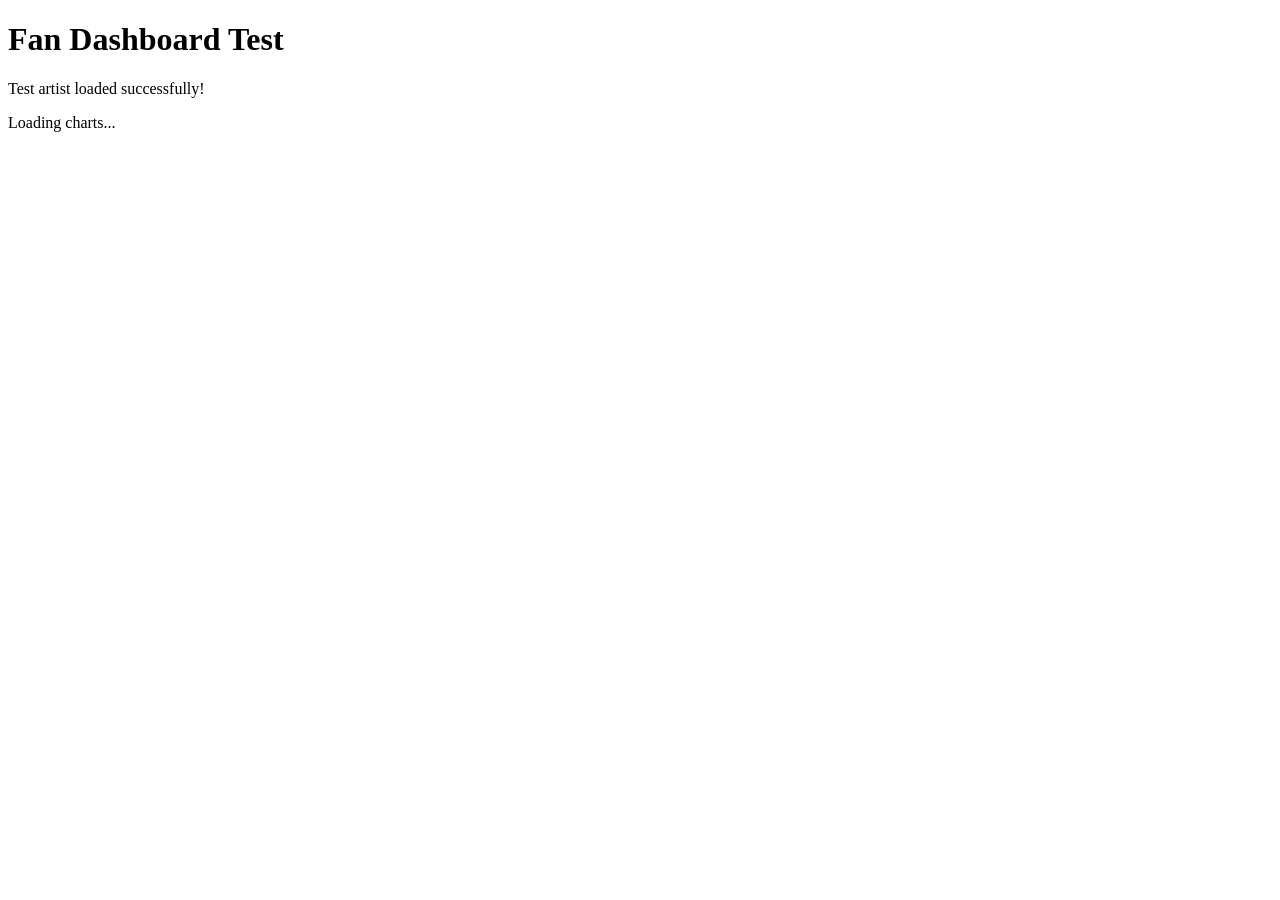
<file: frontend/test.html>
<!DOCTYPE html>
<html lang="en">
<head>
    <meta charset="UTF-8">
    <meta name="viewport" content="width=device-width, initial-scale=1.0">
    <title>Test Fan Dashboard</title>
</head>
<body>
    <h1>Fan Dashboard Test</h1>
    <div id="featuredArtists">Loading artists...</div>
    <div id="topCharts">Loading charts...</div>

    <script>
        // Test if JavaScript is working
        console.log('JavaScript is working');

        // Test data
        const sampleData = {
            artists: [
                { id: 1, name: "Test Artist", genre: "Test", followers: "100", songs: 10, image: "test.jpg" }
            ]
        };

        function loadFeaturedArtists() {
            console.log('Loading featured artists...');
            const container = document.getElementById('featuredArtists');
            if (container) {
                container.innerHTML = '<p>Test artist loaded successfully!</p>';
                console.log('Artists loaded');
            } else {
                console.error('Container not found');
            }
        }

        // Call on load
        document.addEventListener('DOMContentLoaded', function() {
            console.log('DOM loaded');
            loadFeaturedArtists();
        });
    </script>
</body>
</html>
</file>
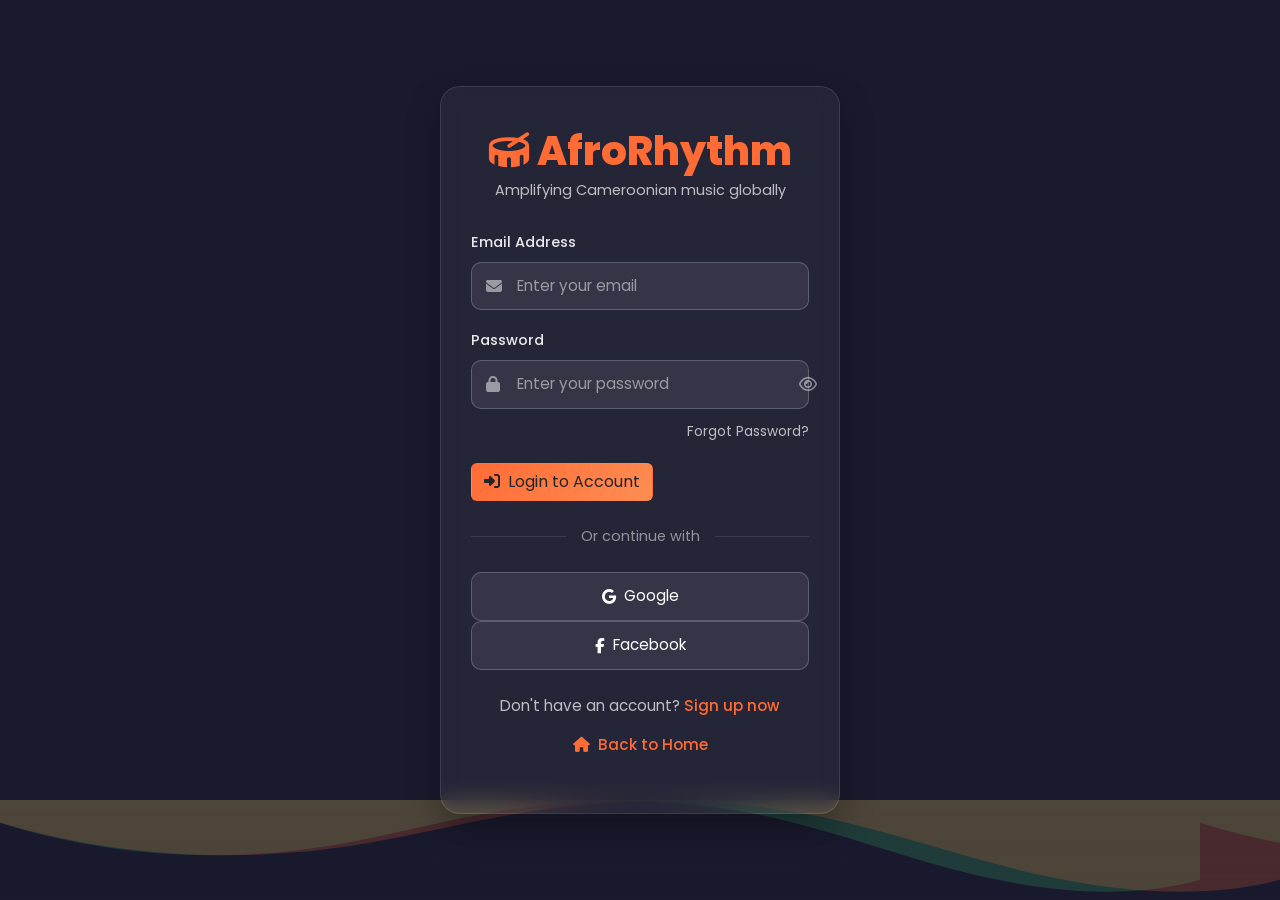
<file: frontend/auth/login.html>
<!DOCTYPE html>
<html lang="en">
<head>
    <meta charset="UTF-8">
    <meta name="viewport" content="width=device-width, initial-scale=1.0">
    <title>AfroRhythm - Login</title>
    <!-- Bootstrap 5 CSS -->
    <link href="https://cdn.jsdelivr.net/npm/bootstrap@5.3.0-alpha1/dist/css/bootstrap.min.css" rel="stylesheet">
    <!-- Font Awesome Icons -->
    <link rel="stylesheet" href="https://cdnjs.cloudflare.com/ajax/libs/font-awesome/6.4.0/css/all.min.css">
    <!-- Google Fonts -->
    <link href="https://fonts.googleapis.com/css2?family=Poppins:wght@300;400;500;600;700&display=swap" rel="stylesheet">
    <!-- Custom CSS -->
    <link rel="stylesheet" href="../css/auth.css">
    <style>
        /* Page-specific styles that override or extend auth.css */
        .auth-card {
            max-width: 400px;
        }
        
        /* Password toggle button styles */
        .password-container {
            position: relative;
        }
        
        .password-toggle {
            position: absolute;
            right: 15px;
            top: 50%;
            transform: translateY(-50%);
            background: none;
            border: none;
            color: #666;
            cursor: pointer;
            padding: 5px;
            z-index: 10;
        }
        
        .password-toggle:hover {
            color: #FF6B35;
        }
        
        /* Additional login-specific styles if needed */
    </style>
</head>
<body>
    <!-- Music Wave Background -->
    <div class="music-wave">
        <div class="wave"></div>
        <div class="wave"></div>
    </div>
    
    <div class="auth-container">
        <div class="auth-card">
            <!-- Logo -->
            <div class="logo">
                <h1><i class="fas fa-drum me-2"></i>AfroRhythm</h1>
                <p>Amplifying Cameroonian music globally</p>
            </div>
            
            <!-- Error/Success Messages -->
            <div class="error-message" id="errorMessage">
                <i class="fas fa-exclamation-circle me-2"></i>
                <span id="errorText">Invalid email or password</span>
            </div>
            
            <div class="success-message" id="successMessage">
                <i class="fas fa-check-circle me-2"></i>
                <span id="successText">Login successful! Redirecting...</span>
            </div>
            
            <!-- Login Form -->
            <form id="loginForm">
                <div class="form-group">
                    <label class="form-label" for="email">Email Address</label>
                    <div class="input-with-icon">
                        <i class="fas fa-envelope"></i>
                        <input type="email" class="form-control" id="email" placeholder="Enter your email" required>
                    </div>
                </div>
                
                <div class="form-group">
                    <label class="form-label" for="password">Password</label>
                    <div class="input-with-icon password-container">
                        <i class="fas fa-lock"></i>
                        <input type="password" class="form-control" id="password" placeholder="Enter your password" required>
                        <button type="button" class="password-toggle" id="togglePassword">
                            <i class="far fa-eye" id="passwordEyeIcon"></i>
                        </button>
                    </div>
                </div>
                
                <div class="forgot-password">
                    <a href="#" id="forgotPasswordLink">Forgot Password?</a>
                </div>
                
                <button type="submit" class="btn btn-login" id="loginBtn">
                    <i class="fas fa-sign-in-alt me-2"></i>Login to Account
                </button>
            </form>
            
            <div class="divider">
                <span>Or continue with</span>
            </div>
            
            <!-- Social Login -->
            <div class="social-login">
                <button class="social-btn google" id="googleLogin">
                    <i class="fab fa-google"></i>
                    <span>Google</span>
                </button>
                <button class="social-btn facebook" id="facebookLogin">
                    <i class="fab fa-facebook-f"></i>
                    <span>Facebook</span>
                </button>
            </div>
            
            <!-- Signup Link -->
            <div class="auth-footer">
                <p>Don't have an account? <a href="signup.html">Sign up now</a></p>
                <p class="mt-2"><a href="../index.html"><i class="fas fa-home me-1"></i> Back to Home</a></p>
            </div>
        </div>
    </div>
    
    <!-- Forgot Password Modal -->
    <div class="modal fade" id="forgotPasswordModal" tabindex="-1">
        <div class="modal-dialog modal-dialog-centered">
            <div class="modal-content">
                <div class="modal-header">
                    <h5 class="modal-title">Reset Password</h5>
                    <button type="button" class="btn-close btn-close-white" data-bs-dismiss="modal"></button>
                </div>
                <div class="modal-body">
                    <p>Enter your email address and we'll send you a link to reset your password.</p>
                    <div class="form-group mt-3">
                        <label class="form-label">Email Address</label>
                        <input type="email" class="form-control" id="resetEmail" placeholder="Your email address">
                    </div>
                </div>
                <div class="modal-footer">
                    <button type="button" class="btn btn-secondary" data-bs-dismiss="modal">Cancel</button>
                    <button type="button" class="btn btn-primary" id="sendResetLink">Send Reset Link</button>
                </div>
            </div>
        </div>
    </div>
    
    <!-- Bootstrap JS -->
    <script src="https://cdn.jsdelivr.net/npm/bootstrap@5.3.0-alpha1/dist/js/bootstrap.bundle.min.js"></script>
    <!-- Custom JS -->
    <script src="login.js"></script>
</body>
</html>
</file>
<file: assets/lib/fonts/fonts.css>
/* Poppins */
@font-face {
    font-family: 'Poppins';
    font-style: normal;
    font-weight: 300;
    font-display: swap;
    src: url(poppins-300.ttf) format('truetype');
}

@font-face {
    font-family: 'Poppins';
    font-style: normal;
    font-weight: 400;
    font-display: swap;
    src: url(poppins-400.ttf) format('truetype');
}

@font-face {
    font-family: 'Poppins';
    font-style: normal;
    font-weight: 500;
    font-display: swap;
    src: url(poppins-500.ttf) format('truetype');
}

@font-face {
    font-family: 'Poppins';
    font-style: normal;
    font-weight: 600;
    font-display: swap;
    src: url(poppins-600.ttf) format('truetype');
}

@font-face {
    font-family: 'Poppins';
    font-style: normal;
    font-weight: 700;
    font-display: swap;
    src: url(poppins-700.ttf) format('truetype');
}

/* Montserrat */
@font-face {
    font-family: 'Montserrat';
    font-style: normal;
    font-weight: 800;
    font-display: swap;
    src: url(montserrat-800.ttf) format('truetype');
}

@font-face {
    font-family: 'Montserrat';
    font-style: normal;
    font-weight: 900;
    font-display: swap;
    src: url(montserrat-900.ttf) format('truetype');
}

/* Open Sans */
@font-face {
    font-family: 'Open Sans';
    font-style: normal;
    font-weight: 400;
    font-stretch: normal;
    font-display: swap;
    src: url(opensans-400.ttf) format('truetype');
}

@font-face {
    font-family: 'Open Sans';
    font-style: normal;
    font-weight: 600;
    font-stretch: normal;
    font-display: swap;
    src: url(opensans-600.ttf) format('truetype');
}
</file>
<file: css/mobile.css>
/* ============================================================
   AfroRhythm – Global Mobile Responsiveness
   Included on every page after the page-specific CSS.
   ============================================================ */

/* ─── Sidebar Overlay Backdrop ─── */
.sidebar-overlay {
    display: none;
    position: fixed;
    inset: 0;
    background: rgba(0, 0, 0, 0.6);
    z-index: 999;
    backdrop-filter: blur(2px);
    opacity: 0;
    transition: opacity 0.3s ease;
}

.sidebar-overlay.active {
    display: block;
    opacity: 1;
}

/* ─── Hamburger Button ─── */
.hamburger-btn {
    display: none;
    background: none;
    border: none;
    color: inherit;
    font-size: 1.4rem;
    cursor: pointer;
    padding: 6px 10px;
    border-radius: 8px;
    transition: background 0.2s ease;
    align-items: center;
    justify-content: center;
    line-height: 1;
    color: #ffffff;
}

.hamburger-btn:hover {
    background: rgba(255, 255, 255, 0.1);
}

/* ─── Table Responsive Wrapper ─── */
.table-responsive-mobile {
    width: 100%;
    overflow-x: auto;
    -webkit-overflow-scrolling: touch;
    border-radius: 8px;
}

/* ─── General Mobile Fixes ─── */
*,
*::before,
*::after {
    -webkit-tap-highlight-color: transparent;
}

img {
    max-width: 100%;
    height: auto;
}

/* ============================================================
   ≤ 992px  (Tablet and below – sidebar collapses)
   ============================================================ */
@media (max-width: 992px) {

    /* Show hamburger */
    .hamburger-btn {
        display: flex;
    }

    /* ── Fan / Artist sidebar (fixed, transform-based) ── */
    .sidebar {
        transform: translateX(-100%) !important;
        z-index: 1050 !important;
    }

    .sidebar.open {
        transform: translateX(0) !important;
    }

    /* Artist uses #sidebar-wrapper */
    #sidebar-wrapper {
        transform: translateX(-100%) !important;
        z-index: 1050 !important;
        margin-left: 0 !important;
    }

    #sidebar-wrapper.open {
        transform: translateX(0) !important;
    }

    /* Admin sidebar */
    .app>.sidebar {
        transform: translateX(-100%) !important;
    }

    .app>.sidebar.open {
        transform: translateX(0) !important;
    }

    /* Main content takes full width */
    .main-content,
    #page-content-wrapper {
        margin-left: 0 !important;
        width: 100% !important;
    }

    /* Admin body overflow fix */
    body {
        overflow: auto !important;
    }

    /* Admin app height fix */
    .app {
        height: auto !important;
        min-height: 100vh;
    }

    /* Fan dashboard main layout */
    .main-content {
        margin-left: 0 !important;
    }

    /* Top bar fixes */
    .top-bar {
        padding: 0.75rem 1rem !important;
        gap: 0.5rem;
    }

    .top-bar-left {
        gap: 0.5rem !important;
    }

    /* Search bar */
    .search-container {
        width: 180px !important;
    }

    /* Admin search input */
    .search-input {
        width: 160px !important;
        font-size: 13px;
    }
}

/* ============================================================
   ≤ 768px  (Mobile – full overhaul)
   ============================================================ */
@media (max-width: 768px) {

    /* Hide search input in top bar; user can use a section's search */
    .top-bar .search-container,
    .top-bar .search-input {
        display: none !important;
    }

    /* Top bar title smaller */
    .top-bar h1,
    .top-bar .top-bar-left h1 {
        font-size: 1.1rem !important;
    }

    /* User profile label hiding on very small top bar */
    .user-info .user-details,
    .user-profile .user-info {
        display: none;
    }

    /* Content area padding */
    .content-area,
    .container-fluid.page-content,
    .container-fluid {
        padding: 1rem !important;
    }

    /* ── Stats grid → 2 columns on tablet, 1 on phone ── */
    .stats-grid {
        grid-template-columns: repeat(2, 1fr) !important;
    }

    /* ── Cards grid → 2 columns ── */
    .cards-grid {
        grid-template-columns: repeat(2, 1fr) !important;
    }

    /* ── Charts grid → 1 column ── */
    .charts-grid {
        grid-template-columns: 1fr !important;
    }

    /* ── Hero Welcome box ── */
    .hero-welcome {
        padding: 1.5rem !important;
    }

    .hero-content h1 {
        font-size: 1.6rem !important;
    }

    .hero-content p {
        font-size: 0.95rem !important;
    }

    .hero-stats {
        gap: 1rem !important;
    }

    .hero-stat-value {
        font-size: 1.4rem !important;
    }

    /* ── Tables wrap ── */
    .table-responsive-mobile,
    .data-table .table-content,
    .table-content {
        overflow-x: auto !important;
        -webkit-overflow-scrolling: touch;
    }

    table {
        min-width: 500px;
    }

    /* ── Table header stacks ── */
    .table-header {
        flex-direction: column !important;
        align-items: flex-start !important;
        gap: 0.5rem !important;
    }

    /* ── Plan cards de-scale ── */
    .plan-card.featured {
        transform: scale(1) !important;
    }

    /* Upload area condensed */
    .upload-area {
        padding: 1.5rem !important;
    }

    /* Section header wraps */
    .section-header {
        flex-wrap: wrap;
        gap: 0.5rem;
    }

    /* ── Now Playing Bar ── */
    .now-playing-bar {
        padding: 0.5rem 0 !important;
    }

    /* Hide volume control on small phones */
    .volume-control,
    .volume-slider {
        display: none !important;
    }

    /* Player info text truncate */
    .now-playing-bar .song-title,
    .now-playing-bar .artist-name {
        max-width: 120px;
        overflow: hidden;
        text-overflow: ellipsis;
        white-space: nowrap;
    }

    /* Fix page-content bottom clearance for now-playing bar */
    #page-content-wrapper,
    .content-area {
        padding-bottom: 80px !important;
    }
}

/* ============================================================
   ≤ 480px  (Small phones)
   ============================================================ */
@media (max-width: 480px) {

    /* Stats grid → 1 column */
    .stats-grid {
        grid-template-columns: 1fr !important;
    }

    /* Cards grid → 1 column */
    .cards-grid {
        grid-template-columns: 1fr !important;
    }

    /* Font size for h2 sections */
    .section-header h2 {
        font-size: 1.3rem !important;
    }

    /* Sidebar full width on phones */
    .sidebar,
    #sidebar-wrapper {
        width: 100% !important;
        max-width: 280px;
    }

    /* Top bar branding */
    .sidebar-header h1 {
        font-size: 22px !important;
    }

    /* Auth card full width */
    .auth-card {
        padding: 20px 15px !important;
    }

    /* Hide non-essential user profile text */
    .user-profile {
        padding: 6px !important;
    }

    /* Buttons smaller */
    .btn-auth {
        padding: 10px 16px !important;
        font-size: 0.9rem !important;
    }

    /* Notification / user icon buttons in top bar */
    .notification-btn,
    .icon-btn {
        font-size: 16px !important;
        padding: 6px !important;
    }
}

/* ============================================================
   Landing Page (index.html) specific overrides
   ============================================================ */
@media (max-width: 992px) {
    .hero-section {
        padding: 120px 0 60px !important;
        text-align: center;
    }

    .hero-section .d-flex.flex-wrap {
        justify-content: center;
    }
}

@media (max-width: 768px) {
    .hero-section {
        padding: 100px 0 50px !important;
    }

    .display-3 {
        font-size: 2rem !important;
    }

    .lead {
        font-size: 1rem !important;
    }

    /* Stats counter text */
    .counter-number {
        font-size: 2rem !important;
    }

    /* Artist image smaller */
    .artist-image {
        height: 180px !important;
    }

    /* Genre badges wrap */
    .genre-badge {
        font-size: 0.75rem;
        padding: 4px 10px;
    }

    /* Pricing popular de-scale */
    .pricing-card.popular {
        transform: scale(1) !important;
    }

    /* Stats counter section padding */
    .stats-counter {
        padding: 40px 20px !important;
    }

    /* Navbar adjustments */
    .navbar-brand {
        font-size: 1.4rem !important;
    }
}

@media (max-width: 480px) {
    .display-3 {
        font-size: 1.7rem !important;
    }

    .btn-lg {
        padding: 0.6rem 1.2rem !important;
        font-size: 0.9rem !important;
    }

    /* Hide right-side hero image grid on very small phones */
    .hero-section .col-lg-6:last-child {
        display: none;
    }
}
</file>
<file: css/auth.css>
/* AfroRhythm Auth System - Shared Styles */
:root {
    --primary-color: #2E8B57;
    --secondary-color: #FF6B35;
    --accent-color: #8B4513;
    --dark-color: #1A1A2E;
    --light-color: #F8F9FA;
    --gradient-primary: linear-gradient(135deg, #2E8B57, #3CB371);
    --gradient-secondary: linear-gradient(135deg, #FF6B35, #FF8E53);
    --success-color: #2E8B57;
    --error-color: #FF6B35;
    --info-color: #4A6CF7;
}

/* Reset & Base Styles */
* {
    margin: 0;
    padding: 0;
    box-sizing: border-box;
}

body {
    font-family: 'Poppins', sans-serif;
    background-color: var(--dark-color);
    color: var(--light-color);
    min-height: 100vh;
    overflow-x: hidden;
}

/* Auth Container */
.auth-container {
    min-height: 100vh;
    display: flex;
    align-items: center;
    justify-content: center;
    padding: 20px;
    position: relative;
    z-index: 1;
}

/* Auth Card */
.auth-card {
    background: rgba(255, 255, 255, 0.05);
    backdrop-filter: blur(10px);
    border-radius: 20px;
    border: 1px solid rgba(255, 255, 255, 0.1);
    width: 100%;
    max-width: 500px;
    padding: 40px 30px;
    box-shadow: 0 15px 35px rgba(0, 0, 0, 0.3);
    animation: fadeIn 0.8s ease;
    position: relative;
    z-index: 2;
}

@keyframes fadeIn {
    from { 
        opacity: 0; 
        transform: translateY(20px); 
    }
    to { 
        opacity: 1; 
        transform: translateY(0); 
    }
}

/* Logo */
.logo {
    text-align: center;
    margin-bottom: 30px;
}

.logo h1 {
    color: var(--secondary-color);
    font-weight: 800;
    font-size: 2.5rem;
    margin-bottom: 5px;
}

.logo p {
    color: rgba(255, 255, 255, 0.7);
    font-size: 0.9rem;
}

/* Form Elements */
.form-group {
    margin-bottom: 20px;
}

.form-label {
    color: rgba(255, 255, 255, 0.9);
    font-weight: 500;
    margin-bottom: 8px;
    font-size: 0.9rem;
    display: block;
}

.form-control {
    background: rgba(255, 255, 255, 0.08);
    border: 1px solid rgba(255, 255, 255, 0.2);
    border-radius: 10px;
    color: white;
    padding: 12px 15px;
    width: 100%;
    transition: all 0.3s ease;
    font-family: 'Poppins', sans-serif;
    font-size: 0.95rem;
}

.form-control:focus {
    background: rgba(255, 255, 255, 0.12);
    border-color: var(--secondary-color);
    color: white;
    box-shadow: 0 0 0 3px rgba(255, 107, 53, 0.1);
    outline: none;
}

.form-control::placeholder {
    color: rgba(255, 255, 255, 0.5);
}

/* Input with Icons */
.input-with-icon {
    position: relative;
}

.input-with-icon i {
    position: absolute;
    left: 15px;
    top: 50%;
    transform: translateY(-50%);
    color: rgba(255, 255, 255, 0.5);
    font-size: 1rem;
}

.input-with-icon input {
    padding-left: 45px;
}

/* Buttons */
.btn-auth {
    border: none;
    border-radius: 10px;
    color: white;
    font-weight: 600;
    padding: 12px 24px;
    width: 100%;
    transition: all 0.3s ease;
    font-family: 'Poppins', sans-serif;
    font-size: 1rem;
    cursor: pointer;
    display: flex;
    align-items: center;
    justify-content: center;
    gap: 8px;
}

.btn-login {
    background: var(--gradient-secondary);
}

.btn-signup {
    background: var(--gradient-primary);
}

.btn-auth:hover {
    transform: translateY(-2px);
    box-shadow: 0 5px 15px rgba(0, 0, 0, 0.3);
}

.btn-auth:active {
    transform: translateY(0);
}

.btn-auth:disabled {
    opacity: 0.6;
    cursor: not-allowed;
    transform: none;
    box-shadow: none;
}

.btn-auth i {
    font-size: 1rem;
}

/* Social Buttons */
.social-btn {
    background: rgba(255, 255, 255, 0.08);
    border: 1px solid rgba(255, 255, 255, 0.2);
    border-radius: 10px;
    color: white;
    padding: 12px;
    width: 100%;
    display: flex;
    align-items: center;
    justify-content: center;
    gap: 8px;
    transition: all 0.3s ease;
    cursor: pointer;
    font-family: 'Poppins', sans-serif;
    font-size: 0.95rem;
}

.social-btn:hover {
    background: rgba(255, 255, 255, 0.12);
    transform: translateY(-2px);
}

.social-btn.google:hover {
    background: #DB4437;
    border-color: #DB4437;
}

.social-btn.facebook:hover {
    background: #4267B2;
    border-color: #4267B2;
}

/* Divider */
.divider {
    display: flex;
    align-items: center;
    margin: 25px 0;
    color: rgba(255, 255, 255, 0.5);
}

.divider::before,
.divider::after {
    content: '';
    flex: 1;
    border-bottom: 1px solid rgba(255, 255, 255, 0.1);
}

.divider span {
    padding: 0 15px;
    font-size: 0.9rem;
    white-space: nowrap;
}

/* Messages */
.error-message,
.success-message {
    border-radius: 8px;
    padding: 12px 15px;
    margin-bottom: 20px;
    font-size: 0.9rem;
    display: none;
    animation: slideDown 0.3s ease;
}

@keyframes slideDown {
    from {
        opacity: 0;
        transform: translateY(-10px);
    }
    to {
        opacity: 1;
        transform: translateY(0);
    }
}

.error-message {
    background: rgba(220, 53, 69, 0.2);
    border: 1px solid rgba(220, 53, 69, 0.3);
    color: #ff6b6b;
}

.success-message {
    background: rgba(40, 167, 69, 0.2);
    border: 1px solid rgba(40, 167, 69, 0.3);
    color: #51cf66;
}

.error-message i,
.success-message i {
    margin-right: 8px;
}

/* Auth Footer */
.auth-footer {
    text-align: center;
    margin-top: 25px;
    color: rgba(255, 255, 255, 0.7);
    font-size: 0.95rem;
}

.auth-footer a {
    color: var(--secondary-color);
    text-decoration: none;
    font-weight: 500;
    transition: all 0.3s ease;
}

.auth-footer a:hover {
    color: white;
    text-decoration: underline;
}

/* Links */
.auth-link {
    color: var(--secondary-color);
    text-decoration: none;
    font-weight: 500;
    transition: all 0.3s ease;
}

.auth-link:hover {
    color: white;
    text-decoration: underline;
}

/* Password Strength */
.password-strength {
    margin-top: 8px;
}

.strength-text {
    color: rgba(255, 255, 255, 0.7);
    font-size: 0.85rem;
    margin-bottom: 4px;
}

.strength-bar {
    height: 5px;
    background: rgba(255, 255, 255, 0.1);
    border-radius: 5px;
    overflow: hidden;
}

.strength-fill {
    height: 100%;
    width: 0%;
    border-radius: 5px;
    transition: width 0.3s ease, background 0.3s ease;
}

/* Terms Checkbox */
.terms-check {
    display: flex;
    align-items: flex-start;
    gap: 10px;
    margin: 20px 0;
}

.terms-check input[type="checkbox"] {
    width: 18px;
    height: 18px;
    margin-top: 3px;
    cursor: pointer;
    accent-color: var(--secondary-color);
}

.terms-check label {
    font-size: 0.9rem;
    color: rgba(255, 255, 255, 0.8);
    line-height: 1.4;
    cursor: pointer;
}

.terms-check a {
    color: var(--secondary-color);
    text-decoration: none;
}

.terms-check a:hover {
    text-decoration: underline;
}

/* Row Layout */
.auth-row {
    display: flex;
    flex-wrap: wrap;
    gap: 15px;
    margin-bottom: 20px;
}

.auth-row .form-group {
    flex: 1;
    min-width: calc(50% - 15px);
    margin-bottom: 0;
}

/* Modal Styles */
.modal-content {
    background: var(--dark-color);
    border: 1px solid rgba(255, 255, 255, 0.1);
    color: white;
    border-radius: 15px;
}

.modal-header {
    border-bottom: 1px solid rgba(255, 255, 255, 0.1);
    padding: 20px;
}

.modal-title {
    color: white;
    font-weight: 600;
}

.btn-close-white {
    filter: invert(1) grayscale(100%) brightness(200%);
    opacity: 0.8;
}

.modal-body {
    padding: 20px;
    max-height: 60vh;
    overflow-y: auto;
}

.modal-footer {
    border-top: 1px solid rgba(255, 255, 255, 0.1);
    padding: 15px 20px;
}

/* Responsive Design */
@media (max-width: 768px) {
    .auth-card {
        padding: 30px 20px;
        max-width: 400px;
    }
    
    .logo h1 {
        font-size: 2rem;
    }
    
    .auth-row .form-group {
        min-width: 100%;
    }
    
    .social-buttons {
        flex-direction: column;
    }
}

@media (max-width: 576px) {
    .auth-container {
        padding: 15px;
    }
    
    .auth-card {
        padding: 25px 20px;
    }
    
    .form-control {
        padding: 10px 12px;
    }
    
    .btn-auth {
        padding: 10px 20px;
    }
}

/* Background Elements */
.music-wave {
    position: fixed;
    bottom: 0;
    left: 0;
    right: 0;
    height: 100px;
    background: linear-gradient(to top, rgba(26, 26, 46, 0.8), transparent);
    z-index: 0;
}

.wave {
    position: absolute;
    bottom: 0;
    left: 0;
    width: 100%;
    height: 100%;
    background: url('data:image/svg+xml,<svg xmlns="http://www.w3.org/2000/svg" viewBox="0 0 1200 120" preserveAspectRatio="none"><path d="M321.39,56.44c58-10.79,114.16-30.13,172-41.86,82.39-16.72,168.19-17.73,250.45-.39C823.78,31,906.67,72,985.66,92.83c70.05,18.48,146.53,26.09,214.34,3V0H0V27.35A600.21,600.21,0,0,0,321.39,56.44Z" fill="%232E8B57"/></svg>');
    background-size: 1200px 100px;
    animation: wave 12s linear infinite;
    opacity: 0.3;
}

.wave:nth-child(2) {
    opacity: 0.2;
    animation: wave 10s linear infinite reverse;
    background: url('data:image/svg+xml,<svg xmlns="http://www.w3.org/2000/svg" viewBox="0 0 1200 120" preserveAspectRatio="none"><path d="M321.39,56.44c58-10.79,114.16-30.13,172-41.86,82.39-16.72,168.19-17.73,250.45-.39C823.78,31,906.67,72,985.66,92.83c70.05,18.48,146.53,26.09,214.34,3V0H0V27.35A600.21,600.21,0,0,0,321.39,56.44Z" fill="%23FF6B35"/></svg>');
}

@keyframes wave {
    0% { background-position-x: 0; }
    100% { background-position-x: 1200px; }
}

.music-note {
    position: fixed;
    font-size: 2rem;
    color: var(--secondary-color);
    opacity: 0.1;
    z-index: 0;
    animation: float 6s ease-in-out infinite;
}

.music-note:nth-child(1) {
    top: 20px;
    right: 20px;
}

.music-note:nth-child(2) {
    top: 50%;
    left: 10%;
    animation-delay: 1s;
}

.music-note:nth-child(3) {
    bottom: 20%;
    right: 10%;
    animation-delay: 2s;
}

@keyframes float {
    0%, 100% { transform: translateY(0) rotate(0deg); }
    50% { transform: translateY(-20px) rotate(10deg); }
}

/* Loading Spinner */
.spinner {
    animation: spin 1s linear infinite;
}

@keyframes spin {
    0% { transform: rotate(0deg); }
    100% { transform: rotate(360deg); }
}

/* Form Validation States */
.form-control.is-invalid {
    border-color: var(--error-color);
    background: rgba(255, 107, 53, 0.1);
}

.form-control.is-valid {
    border-color: var(--success-color);
    background: rgba(46, 139, 87, 0.1);
}

/* Forgot Password Link */
.forgot-password {
    text-align: right;
    margin-top: -10px;
    margin-bottom: 20px;
}

.forgot-password a {
    color: rgba(255, 255, 255, 0.7);
    font-size: 0.85rem;
    text-decoration: none;
    transition: all 0.3s ease;
}

.forgot-password a:hover {
    color: var(--secondary-color);
}
</file>
<file: frontend/css/auth.css>
/* AfroRhythm Auth System - Shared Styles */
:root {
    --primary-color: #2E8B57;
    --secondary-color: #FF6B35;
    --accent-color: #8B4513;
    --dark-color: #1A1A2E;
    --light-color: #F8F9FA;
    --gradient-primary: linear-gradient(135deg, #2E8B57, #3CB371);
    --gradient-secondary: linear-gradient(135deg, #FF6B35, #FF8E53);
    --success-color: #2E8B57;
    --error-color: #FF6B35;
    --info-color: #4A6CF7;
}

/* Reset & Base Styles */
* {
    margin: 0;
    padding: 0;
    box-sizing: border-box;
}

body {
    font-family: 'Poppins', sans-serif;
    background-color: var(--dark-color);
    color: var(--light-color);
    min-height: 100vh;
    overflow-x: hidden;
}

/* Auth Container */
.auth-container {
    min-height: 100vh;
    display: flex;
    align-items: center;
    justify-content: center;
    padding: 20px;
    position: relative;
    z-index: 1;
}

/* Auth Card */
.auth-card {
    background: rgba(255, 255, 255, 0.05);
    backdrop-filter: blur(10px);
    border-radius: 20px;
    border: 1px solid rgba(255, 255, 255, 0.1);
    width: 100%;
    max-width: 500px;
    padding: 40px 30px;
    box-shadow: 0 15px 35px rgba(0, 0, 0, 0.3);
    animation: fadeIn 0.8s ease;
    position: relative;
    z-index: 2;
}

@keyframes fadeIn {
    from { 
        opacity: 0; 
        transform: translateY(20px); 
    }
    to { 
        opacity: 1; 
        transform: translateY(0); 
    }
}

/* Logo */
.logo {
    text-align: center;
    margin-bottom: 30px;
}

.logo h1 {
    color: var(--secondary-color);
    font-weight: 800;
    font-size: 2.5rem;
    margin-bottom: 5px;
}

.logo p {
    color: rgba(255, 255, 255, 0.7);
    font-size: 0.9rem;
}

/* Form Elements */
.form-group {
    margin-bottom: 20px;
}

.form-label {
    color: rgba(255, 255, 255, 0.9);
    font-weight: 500;
    margin-bottom: 8px;
    font-size: 0.9rem;
    display: block;
}

.form-control {
    background: rgba(255, 255, 255, 0.08);
    border: 1px solid rgba(255, 255, 255, 0.2);
    border-radius: 10px;
    color: white;
    padding: 12px 15px;
    width: 100%;
    transition: all 0.3s ease;
    font-family: 'Poppins', sans-serif;
    font-size: 0.95rem;
}

.form-control:focus {
    background: rgba(255, 255, 255, 0.12);
    border-color: var(--secondary-color);
    color: white;
    box-shadow: 0 0 0 3px rgba(255, 107, 53, 0.1);
    outline: none;
}

.form-control::placeholder {
    color: rgba(255, 255, 255, 0.5);
}

/* Input with Icons */
.input-with-icon {
    position: relative;
}

.input-with-icon i {
    position: absolute;
    left: 15px;
    top: 50%;
    transform: translateY(-50%);
    color: rgba(255, 255, 255, 0.5);
    font-size: 1rem;
}

.input-with-icon input {
    padding-left: 45px;
}

/* Buttons */
.btn-auth {
    border: none;
    border-radius: 10px;
    color: white;
    font-weight: 600;
    padding: 12px 24px;
    width: 100%;
    transition: all 0.3s ease;
    font-family: 'Poppins', sans-serif;
    font-size: 1rem;
    cursor: pointer;
    display: flex;
    align-items: center;
    justify-content: center;
    gap: 8px;
}

.btn-login {
    background: var(--gradient-secondary);
}

.btn-signup {
    background: var(--gradient-primary);
}

.btn-auth:hover {
    transform: translateY(-2px);
    box-shadow: 0 5px 15px rgba(0, 0, 0, 0.3);
}

.btn-auth:active {
    transform: translateY(0);
}

.btn-auth:disabled {
    opacity: 0.6;
    cursor: not-allowed;
    transform: none;
    box-shadow: none;
}

.btn-auth i {
    font-size: 1rem;
}

/* Social Buttons */
.social-btn {
    background: rgba(255, 255, 255, 0.08);
    border: 1px solid rgba(255, 255, 255, 0.2);
    border-radius: 10px;
    color: white;
    padding: 12px;
    width: 100%;
    display: flex;
    align-items: center;
    justify-content: center;
    gap: 8px;
    transition: all 0.3s ease;
    cursor: pointer;
    font-family: 'Poppins', sans-serif;
    font-size: 0.95rem;
}

.social-btn:hover {
    background: rgba(255, 255, 255, 0.12);
    transform: translateY(-2px);
}

.social-btn.google:hover {
    background: #DB4437;
    border-color: #DB4437;
}

.social-btn.facebook:hover {
    background: #4267B2;
    border-color: #4267B2;
}

/* Divider */
.divider {
    display: flex;
    align-items: center;
    margin: 25px 0;
    color: rgba(255, 255, 255, 0.5);
}

.divider::before,
.divider::after {
    content: '';
    flex: 1;
    border-bottom: 1px solid rgba(255, 255, 255, 0.1);
}

.divider span {
    padding: 0 15px;
    font-size: 0.9rem;
    white-space: nowrap;
}

/* Messages */
.error-message,
.success-message {
    border-radius: 8px;
    padding: 12px 15px;
    margin-bottom: 20px;
    font-size: 0.9rem;
    display: none;
    animation: slideDown 0.3s ease;
}

@keyframes slideDown {
    from {
        opacity: 0;
        transform: translateY(-10px);
    }
    to {
        opacity: 1;
        transform: translateY(0);
    }
}

.error-message {
    background: rgba(220, 53, 69, 0.2);
    border: 1px solid rgba(220, 53, 69, 0.3);
    color: #ff6b6b;
}

.success-message {
    background: rgba(40, 167, 69, 0.2);
    border: 1px solid rgba(40, 167, 69, 0.3);
    color: #51cf66;
}

.error-message i,
.success-message i {
    margin-right: 8px;
}

/* Auth Footer */
.auth-footer {
    text-align: center;
    margin-top: 25px;
    color: rgba(255, 255, 255, 0.7);
    font-size: 0.95rem;
}

.auth-footer a {
    color: var(--secondary-color);
    text-decoration: none;
    font-weight: 500;
    transition: all 0.3s ease;
}

.auth-footer a:hover {
    color: white;
    text-decoration: underline;
}

/* Links */
.auth-link {
    color: var(--secondary-color);
    text-decoration: none;
    font-weight: 500;
    transition: all 0.3s ease;
}

.auth-link:hover {
    color: white;
    text-decoration: underline;
}

/* Password Strength */
.password-strength {
    margin-top: 8px;
}

.strength-text {
    color: rgba(255, 255, 255, 0.7);
    font-size: 0.85rem;
    margin-bottom: 4px;
}

.strength-bar {
    height: 5px;
    background: rgba(255, 255, 255, 0.1);
    border-radius: 5px;
    overflow: hidden;
}

.strength-fill {
    height: 100%;
    width: 0%;
    border-radius: 5px;
    transition: width 0.3s ease, background 0.3s ease;
}

/* Terms Checkbox */
.terms-check {
    display: flex;
    align-items: flex-start;
    gap: 10px;
    margin: 20px 0;
}

.terms-check input[type="checkbox"] {
    width: 18px;
    height: 18px;
    margin-top: 3px;
    cursor: pointer;
    accent-color: var(--secondary-color);
}

.terms-check label {
    font-size: 0.9rem;
    color: rgba(255, 255, 255, 0.8);
    line-height: 1.4;
    cursor: pointer;
}

.terms-check a {
    color: var(--secondary-color);
    text-decoration: none;
}

.terms-check a:hover {
    text-decoration: underline;
}

/* Row Layout */
.auth-row {
    display: flex;
    flex-wrap: wrap;
    gap: 15px;
    margin-bottom: 20px;
}

.auth-row .form-group {
    flex: 1;
    min-width: calc(50% - 15px);
    margin-bottom: 0;
}

/* Modal Styles */
.modal-content {
    background: var(--dark-color);
    border: 1px solid rgba(255, 255, 255, 0.1);
    color: white;
    border-radius: 15px;
}

.modal-header {
    border-bottom: 1px solid rgba(255, 255, 255, 0.1);
    padding: 20px;
}

.modal-title {
    color: white;
    font-weight: 600;
}

.btn-close-white {
    filter: invert(1) grayscale(100%) brightness(200%);
    opacity: 0.8;
}

.modal-body {
    padding: 20px;
    max-height: 60vh;
    overflow-y: auto;
}

.modal-footer {
    border-top: 1px solid rgba(255, 255, 255, 0.1);
    padding: 15px 20px;
}

/* Responsive Design */
@media (max-width: 768px) {
    .auth-card {
        padding: 30px 20px;
        max-width: 400px;
    }
    
    .logo h1 {
        font-size: 2rem;
    }
    
    .auth-row .form-group {
        min-width: 100%;
    }
    
    .social-buttons {
        flex-direction: column;
    }
}

@media (max-width: 576px) {
    .auth-container {
        padding: 15px;
    }
    
    .auth-card {
        padding: 25px 20px;
    }
    
    .form-control {
        padding: 10px 12px;
    }
    
    .btn-auth {
        padding: 10px 20px;
    }
}

/* Background Elements */
.music-wave {
    position: fixed;
    bottom: 0;
    left: 0;
    right: 0;
    height: 100px;
    background: linear-gradient(to top, rgba(26, 26, 46, 0.8), transparent);
    z-index: 0;
}

.wave {
    position: absolute;
    bottom: 0;
    left: 0;
    width: 100%;
    height: 100%;
    background: url('data:image/svg+xml,<svg xmlns="http://www.w3.org/2000/svg" viewBox="0 0 1200 120" preserveAspectRatio="none"><path d="M321.39,56.44c58-10.79,114.16-30.13,172-41.86,82.39-16.72,168.19-17.73,250.45-.39C823.78,31,906.67,72,985.66,92.83c70.05,18.48,146.53,26.09,214.34,3V0H0V27.35A600.21,600.21,0,0,0,321.39,56.44Z" fill="%232E8B57"/></svg>');
    background-size: 1200px 100px;
    animation: wave 12s linear infinite;
    opacity: 0.3;
}

.wave:nth-child(2) {
    opacity: 0.2;
    animation: wave 10s linear infinite reverse;
    background: url('data:image/svg+xml,<svg xmlns="http://www.w3.org/2000/svg" viewBox="0 0 1200 120" preserveAspectRatio="none"><path d="M321.39,56.44c58-10.79,114.16-30.13,172-41.86,82.39-16.72,168.19-17.73,250.45-.39C823.78,31,906.67,72,985.66,92.83c70.05,18.48,146.53,26.09,214.34,3V0H0V27.35A600.21,600.21,0,0,0,321.39,56.44Z" fill="%23FF6B35"/></svg>');
}

@keyframes wave {
    0% { background-position-x: 0; }
    100% { background-position-x: 1200px; }
}

.music-note {
    position: fixed;
    font-size: 2rem;
    color: var(--secondary-color);
    opacity: 0.1;
    z-index: 0;
    animation: float 6s ease-in-out infinite;
}

.music-note:nth-child(1) {
    top: 20px;
    right: 20px;
}

.music-note:nth-child(2) {
    top: 50%;
    left: 10%;
    animation-delay: 1s;
}

.music-note:nth-child(3) {
    bottom: 20%;
    right: 10%;
    animation-delay: 2s;
}

@keyframes float {
    0%, 100% { transform: translateY(0) rotate(0deg); }
    50% { transform: translateY(-20px) rotate(10deg); }
}

/* Loading Spinner */
.spinner {
    animation: spin 1s linear infinite;
}

@keyframes spin {
    0% { transform: rotate(0deg); }
    100% { transform: rotate(360deg); }
}

/* Form Validation States */
.form-control.is-invalid {
    border-color: var(--error-color);
    background: rgba(255, 107, 53, 0.1);
}

.form-control.is-valid {
    border-color: var(--success-color);
    background: rgba(46, 139, 87, 0.1);
}

/* Forgot Password Link */
.forgot-password {
    text-align: right;
    margin-top: -10px;
    margin-bottom: 20px;
}

.forgot-password a {
    color: rgba(255, 255, 255, 0.7);
    font-size: 0.85rem;
    text-decoration: none;
    transition: all 0.3s ease;
}

.forgot-password a:hover {
    color: var(--secondary-color);
}
</file>
